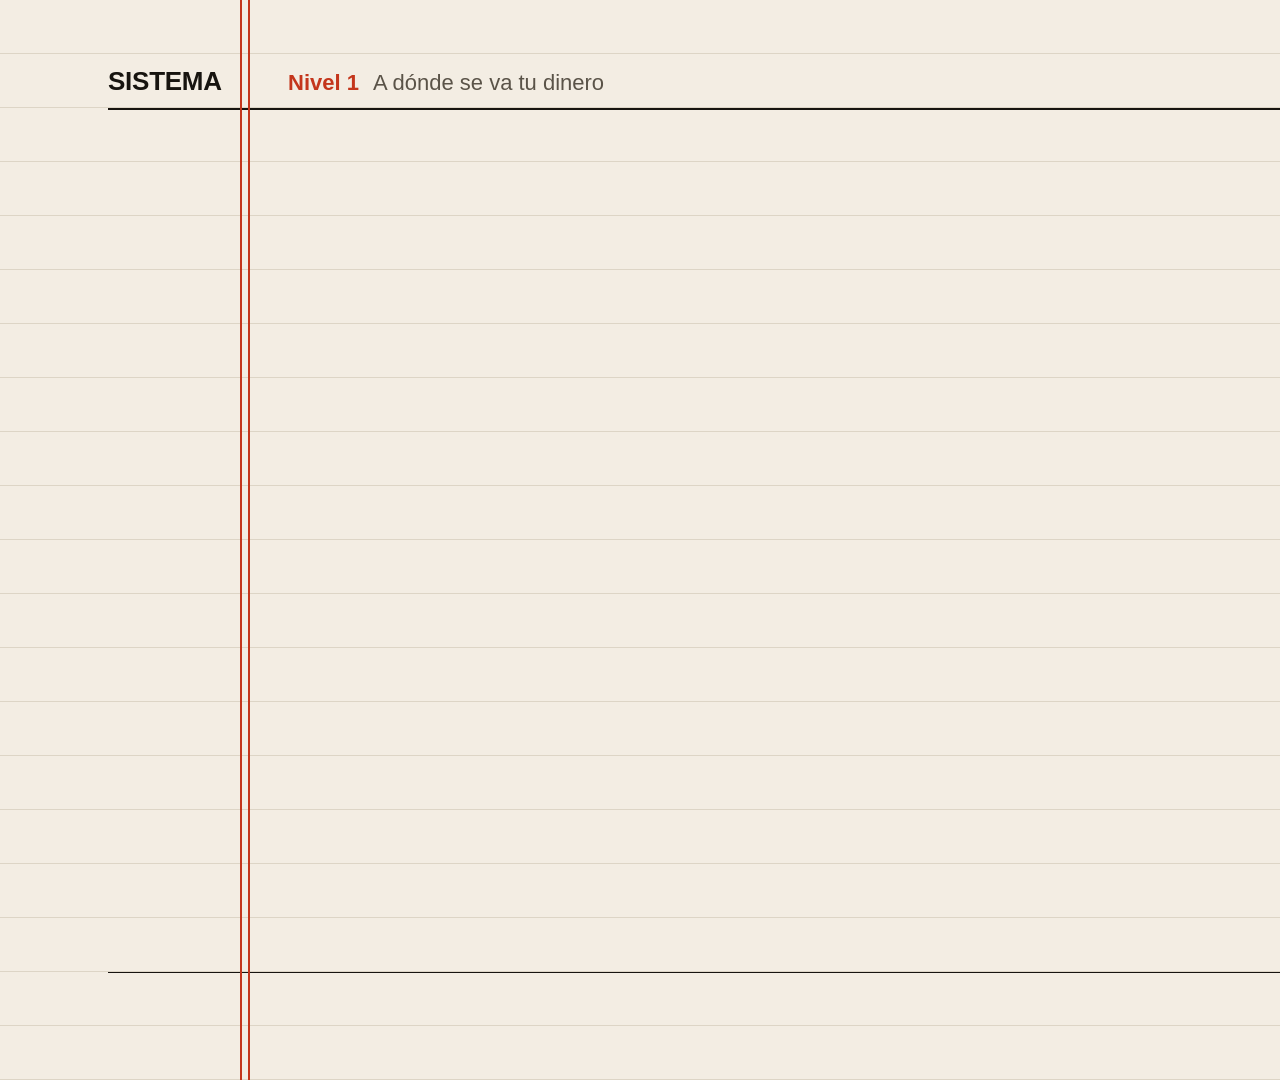
<file: episodios/ep01/video/index.html>
<!doctype html>
<html lang="es">
<head>
<meta charset="utf-8">
<title>SISTEMA 1 · A dónde se va tu dinero</title>
<link id="theme" rel="stylesheet" href="theme_ledger.css">
<script>if (new URLSearchParams(location.search).get('theme') === 'dark') document.getElementById('theme').href = 'theme.css';</script>
</head>
<body>
<div id="stage"></div>
<script src="../timing/timing.js"></script>
<script>
  // formato: ?fmt=16x9 (1920x1080) | ?fmt=9x16 (1080x1920)
  (function () {
    const q = new URLSearchParams(location.search), f = q.get('fmt') || '16x9';
    const [w, h] = f === '9x16' ? [1080, 1920] : f === '1x1' ? [1080, 1080] : [1920, 1080];
    document.documentElement.style.setProperty('--W', w + 'px');
    document.documentElement.style.setProperty('--H', h + 'px');
    document.documentElement.dataset.fmt = f;
    if (q.get('debug')) document.documentElement.dataset.debug = '1';
  })();
</script>
<script src="engine.js"></script>
<script src="components.js"></script>
<script src="scenes_1.js"></script>
<script src="scenes_2.js"></script>
<script src="overlays.js"></script>
<script>
  // vista previa en navegador: ?play=1 reproduce con audio; ?t=12.5 congela en un tiempo
  (function () {
    const q = new URLSearchParams(location.search);
    window.__ready.then(() => {
      if (q.get('t')) window.__seek(+q.get('t'));
      if (q.get('play')) {
        const a = new Audio(q.get('audio') || '../audio/ep01_master.m4a');
        const t0 = +(q.get('from') || 0); a.currentTime = t0; a.play();
        const loop = () => { window.__seek(a.currentTime); requestAnimationFrame(loop); }; loop();
      }
    });
  })();
</script>
</body>
</html>
</file>
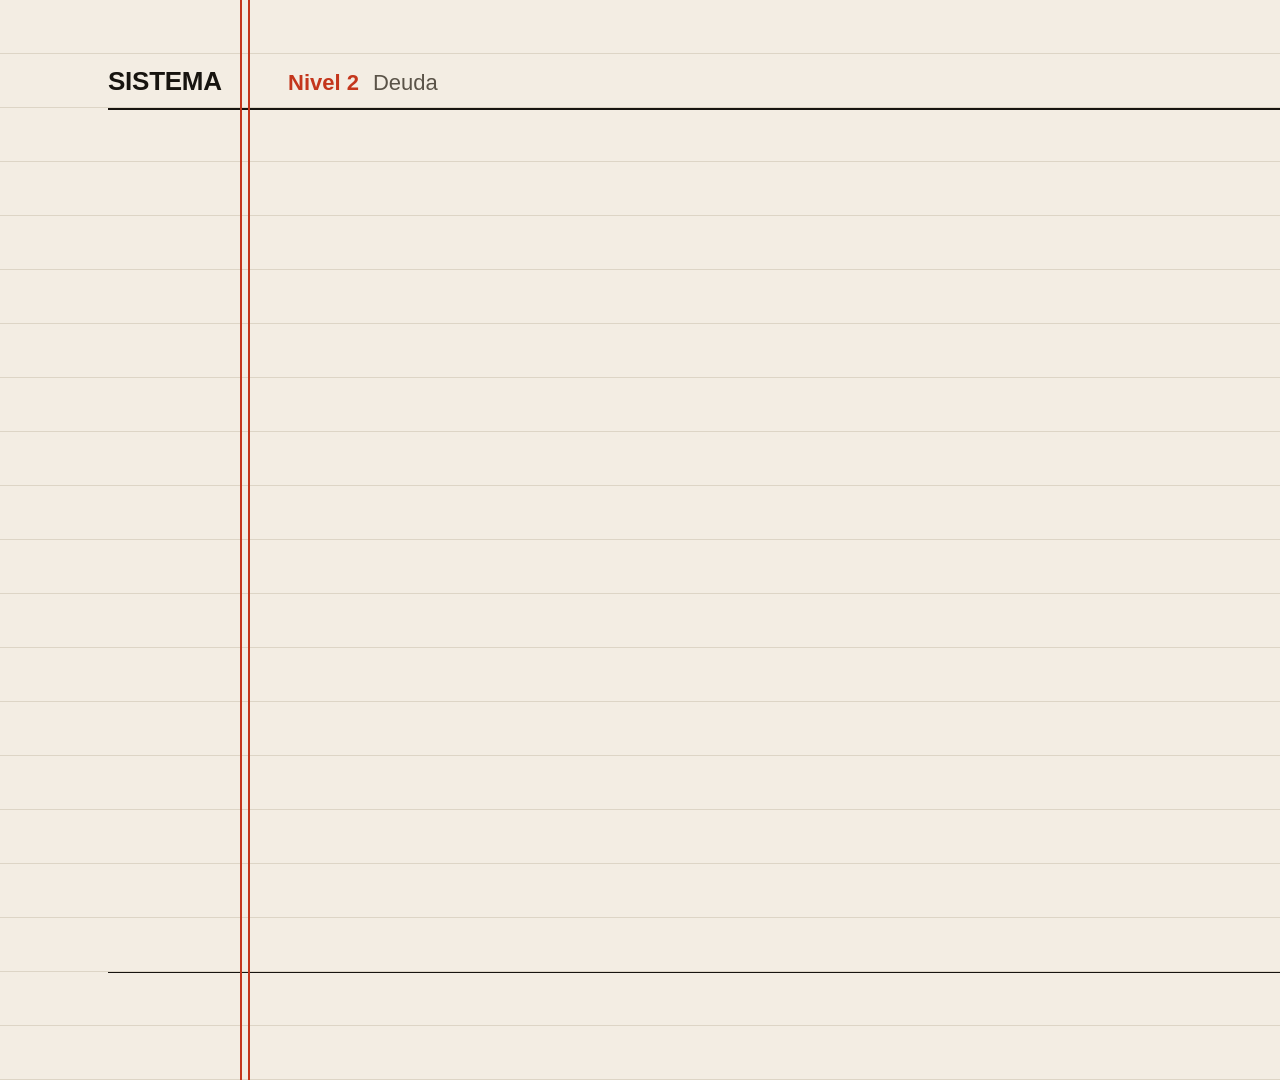
<file: episodios/ep02/video/index.html>
<!doctype html>
<html lang="es">
<head>
<meta charset="utf-8">
<title>SISTEMA 2 · Deuda</title>
<link id="theme" rel="stylesheet" href="theme_ledger.css">
<link rel="stylesheet" href="scenes_g1.css">
<link rel="stylesheet" href="scenes_g2.css">
<link rel="stylesheet" href="scenes_g3.css">
<link rel="stylesheet" href="scenes_g4.css">
<link rel="stylesheet" href="scenes_g5.css">

<script>if (new URLSearchParams(location.search).get('theme') === 'dark') document.getElementById('theme').href = 'theme.css';</script>
</head>
<body>
<div id="stage"></div>
<script src="../timing/timing.js"></script>
<script>
  // formato: ?fmt=16x9 (1920x1080) | ?fmt=9x16 (1080x1920)
  (function () {
    const q = new URLSearchParams(location.search), f = q.get('fmt') || '16x9';
    const [w, h] = f === '9x16' ? [1080, 1920] : f === '1x1' ? [1080, 1080] : [1920, 1080];
    document.documentElement.style.setProperty('--W', w + 'px');
    document.documentElement.style.setProperty('--H', h + 'px');
    document.documentElement.dataset.fmt = f;
    if (q.get('debug')) document.documentElement.dataset.debug = '1';
  })();
</script>
<script src="engine.js"></script>
<script src="components.js"></script>
<script src="scenes_g1.js"></script>
<script src="scenes_g2.js"></script>
<script src="scenes_g3.js"></script>
<script src="scenes_g4.js"></script>
<script src="scenes_g5.js"></script>
<script src="overlays.js"></script>
<script>
  // vista previa en navegador: ?play=1 reproduce con audio; ?t=12.5 congela en un tiempo
  (function () {
    const q = new URLSearchParams(location.search);
    window.__ready.then(() => {
      if (q.get('t')) window.__seek(+q.get('t'));
      if (q.get('play')) {
        const a = new Audio(q.get('audio') || '../audio/ep02_master.m4a');
        const t0 = +(q.get('from') || 0); a.currentTime = t0; a.play();
        const loop = () => { window.__seek(a.currentTime); requestAnimationFrame(loop); }; loop();
      }
    });
  })();
</script>
</body>
</html>
</file>
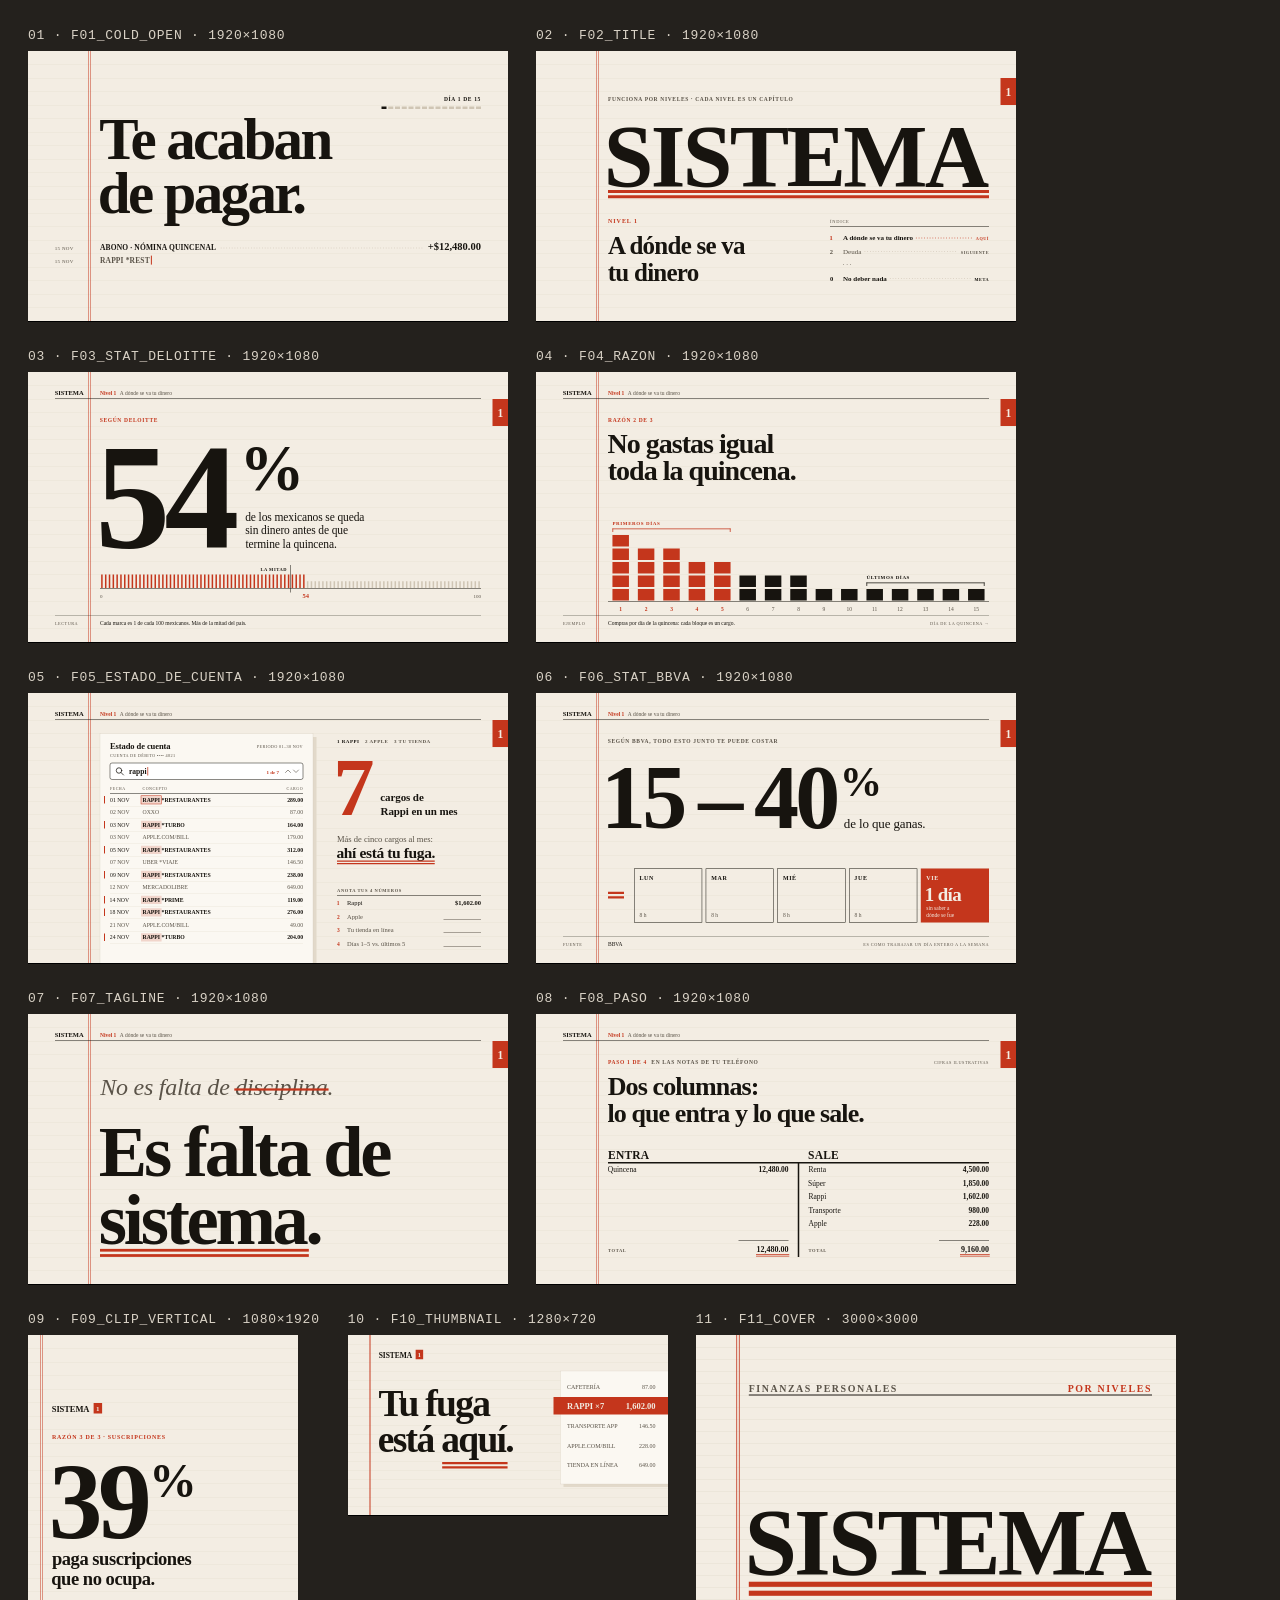
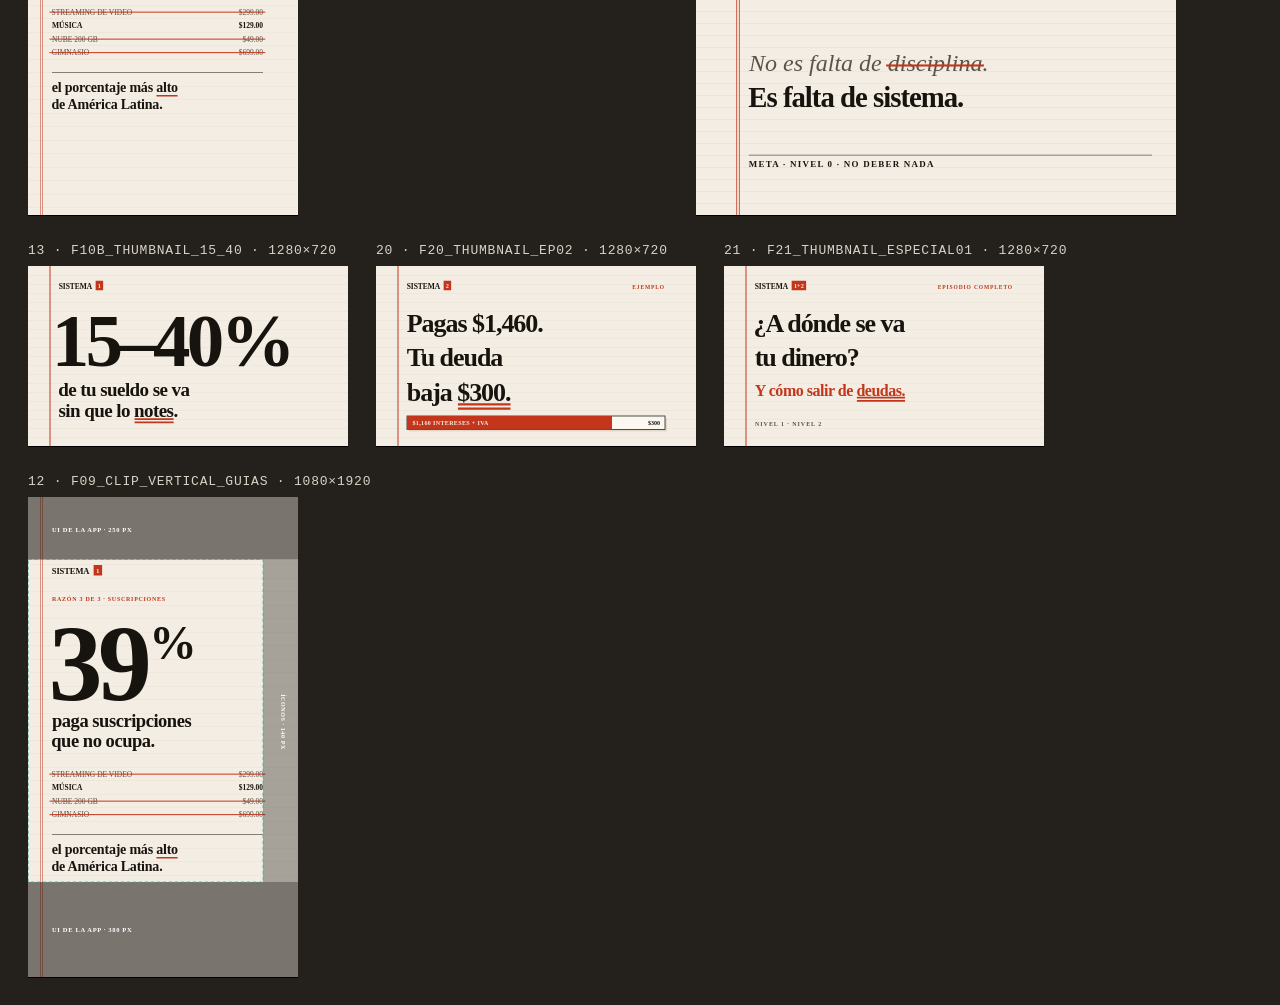
<file: marca/direccion_A_libro_mayor/frames.html>
<!doctype html>
<html lang="es-MX">
<head>
<meta charset="utf-8">
<meta name="viewport" content="width=device-width, initial-scale=1">
<title>SISTEMA · Libro mayor</title>
<!--
  SISTEMA — Dirección A: "Libro mayor editorial"
  Un solo archivo, 100% offline. Todo es texto real + formas SVG.
  ?frame=N     -> una composición a tamaño nativo (para render.js)
  ?frame=N&debug=1 -> superpone cajas de tinta y retícula
  sin parámetros -> hoja de contactos con todas las composiciones
-->
<style>
  :root{
    --papel:#F3EDE3; --hoja:#FBF8F2; --sombra:#E2D9CA;
    --tinta:#17140F; --tinta-2:#5A5348;
    --regla:#DDD5C6; --regla-2:#CFC5B4;
    --bermellon:#C4361C; --resalte:#F1D5CB;
  }
  html,body{margin:0;padding:0}
  body{background:#24211d;color:#d9d2c6;font:500 13px 'JetBrains Mono',monospace}
  body.single{background:var(--papel)}
  body.single svg{display:block}
  .sheet{display:flex;flex-wrap:wrap;gap:28px;padding:28px;align-items:flex-start}
  .card p{margin:0 0 8px;letter-spacing:.06em;text-transform:uppercase}
  .card svg{display:block;height:auto;box-shadow:0 1px 0 #000}
</style>
</head>
<body>
<script>
/* =========================================================================
   TOKENS
   ========================================================================= */
const C = {
  papel:'#F3EDE3',   // fondo: papel de libro mayor
  hoja:'#FBF8F2',    // hoja suelta (documentos encima del papel)
  sombra:'#E2D9CA',  // sombra plana de la hoja
  tinta:'#17140F',   // texto principal, reglas de tinta
  tinta2:'#5A5348',  // texto secundario (6.5:1 sobre papel)
  regla:'#DDD5C6',   // renglones impresos del libro
  regla2:'#CFC5B4',  // columnas impresas / marcas inactivas
  verm:'#C4361C',    // bermellón: el lápiz del auditor (4.6:1 sobre papel)
  resalte:'#F1D5CB'  // resaltado de búsqueda (bermellón 18% sobre hoja)
};
const FAM = { d:'Inter Display', t:'Inter', m:'JetBrains Mono', s:'Bitstream Charter' };
const NS = 'http://www.w3.org/2000/svg';

/* =========================================================================
   PRIMITIVAS DE MARCADO
   ========================================================================= */
const esc = s => String(s).replace(/&/g,'&amp;').replace(/</g,'&lt;').replace(/>/g,'&gt;');
const attr = o => Object.entries(o).filter(([,v])=>v!==undefined&&v!==null&&v!=='').map(([k,v])=>`${k}="${v}"`).join(' ');

/* T(): <text> con estilo tipográfico y atributos de maquetación
   ink:'l'|'r'  alinea el borde de TINTA (no la caja) a x
   fit:W        ajusta el cuerpo para que la tinta mida W
   after:id     x = borde derecho de tinta de id + gap
   alignx:id    x = borde izquierdo de tinta de id
   top:id       alinea la parte superior de tinta con la de id
   anim         primitiva de movimiento para el motor (ver spec.md) */
function T(str, o={}){
  const {x=0,y=0,f='d',w=400,s=40,ls=0,fill=C.tinta,a='start',id,ink,fit,after,gap,alignx,top,op,it=false,feat,raw=false,anim,t0,cls} = o;
  const style = `font-family:'${FAM[f]}';font-weight:${w};font-size:${s}px;letter-spacing:${ls}em;${it?'font-style:italic;':''}${feat?`font-feature-settings:${feat};`:''}`;
  return `<text ${attr({id,class:cls,x,y,'text-anchor':a,fill,opacity:op,'data-ink':ink,'data-fit':fit,'data-after':after,'data-gap':gap,'data-alignx':alignx,'data-top':top,'data-anim':anim,'data-t':t0})} style="${style}">${raw?str:esc(str)}</text>`;
}
const R = (x,y,w,h,fill,extra='') => `<rect x="${x}" y="${y}" width="${w}" height="${h}" fill="${fill}" ${extra}/>`;
/* Marcas que dependen de la tinta medida: se rellenan en layout() */
const M = (kind, o) => `<g ${attr(Object.fromEntries(Object.entries({mark:kind,...o}).map(([k,v])=>['data-'+k,v])))}></g>`;

/* Papel: renglones impresos + doble raya de margen */
function paper(W,H,u,{marginX=240,mGap=8,mW=2,lineW=1,col=null}={}){
  let s = R(0,0,W,H,C.papel,'data-layer="papel"');
  s += `<g data-layer="renglones" stroke="${C.regla}" stroke-width="${lineW}" shape-rendering="crispEdges">`;
  for(let y=u; y<H; y+=u) s += `<line x1="0" x2="${W}" y1="${y+lineW/2}" y2="${y+lineW/2}"/>`;
  s += `</g>`;
  if(col!==null){ s += `<g data-layer="columnas" fill="${C.regla2}">${[].concat(col).map(x=>R(x,0,lineW,H,C.regla2)).join('')}</g>`; }
  if(marginX!==null) s += `<g data-layer="margen" fill="${C.verm}" data-anim="regla">${R(marginX,0,mW,H,C.verm)}${R(marginX+mGap,0,mW,H,C.verm)}</g>`;
  return s;
}

/* ---- Constantes 16:9 ---- */
const U = 54, ML = 108, CL = 288, CR = 1812;

/* Cabeza corrida (running head) */
function head16(){
  return `<g data-layer="cabeza" data-anim="tinta">
    ${T('SISTEMA',{x:ML,y:90,f:'d',w:800,s:26,ls:-0.01,ink:'l',id:'rh'})}
    ${T(`<tspan fill="${C.verm}" style="font-weight:600">Nivel 1</tspan><tspan dx="14">A dónde se va tu dinero</tspan>`,{x:CL,y:90,f:'t',w:500,s:22,fill:C.tinta2,raw:true})}
    ${R(ML,106,CR-ML,2,C.tinta)}
  </g>`;
}
/* Pestaña de índice = nivel (baja un escalón por nivel) */
function tab16(n=1){
  const y = 108 + (n-1)*108;
  return `<g data-layer="pestana" data-anim="pestana">${R(1858,y,62,108,C.verm)}${T(String(n),{x:1889,y:y+70,f:'d',w:700,s:46,a:'middle',fill:C.papel})}</g>`;
}
/* Pie: etiqueta en la columna de margen + valor en la columna de contenido */
function foot16(label,value,right){
  return `<g data-layer="pie">
    ${R(ML,972,CR-ML,1,C.tinta)}
    ${label?T(label,{x:ML,y:1011,f:'m',w:500,s:17,ls:0.12,fill:C.tinta2,ink:'l'}):''}
    ${value?T(value,{x:CL,y:1011,f:'t',w:500,s:22,fill:C.tinta,ink:'l'}):''}
    ${right?T(right,{x:CR,y:1011,f:'m',w:500,s:17,ls:0.12,fill:C.tinta2,a:'end'}):''}
  </g>`;
}
const kicker = (str,{x=CL,y=200,fill=C.tinta2,s=22,w=600}={}) => T(str,{x,y,f:'m',w,s,ls:0.12,fill,ink:'l',anim:'tinta'});

/* =========================================================================
   F01 · COLD OPEN — "Te acaban de pagar."
   ========================================================================= */
function f01(){
  const W=1920,H=1080; let s = paper(W,H,U);
  // Contador de quincena (arriba derecha)
  s += T('DÍA 1 DE 15',{x:CR,y:200,f:'m',w:600,s:22,ls:0.12,a:'end',fill:C.tinta,anim:'tipo'});
  const tw=20,tg=7, x0 = CR-(15*tw+14*tg);
  s += `<g data-anim="conteo">`; for(let i=0;i<15;i++) s += R(x0+i*(tw+tg),222,tw,10,i===0?C.tinta:C.regla2); s += `</g>`;
  // Titular
  s += T('Te acaban',{x:CL,y:432,f:'d',w:700,s:236,ls:-0.045,ink:'l',id:'h1',anim:'tinta',t0:0.0});
  s += T('de pagar.',{x:CL,y:648,f:'d',w:700,s:236,ls:-0.045,ink:'l',id:'h2',anim:'tinta',t0:0.12});
  // Asiento: abono de nómina (renglón 14)
  s += T('15 NOV',{x:ML,y:794,f:'m',w:500,s:20,ls:0.06,fill:C.tinta2,ink:'l',anim:'tipo'});
  s += T('ABONO · NÓMINA QUINCENAL',{x:CL,y:794,f:'m',w:600,s:30,ls:0.02,ink:'l',anim:'tipo',id:'c14'});
  s += T('+$12,480.00',{x:CR,y:796,f:'m',w:700,s:42,ls:0,a:'end',anim:'conteo',id:'a14'});
  s += M('leader',{from:'c14',to:'a14',gap:22,stroke:C.regla2,lift:6});
  // Siguiente renglón: se empieza a escribir solo
  s += T('15 NOV',{x:ML,y:848,f:'m',w:500,s:20,ls:0.06,fill:C.tinta2,ink:'l'});
  s += T('RAPPI *REST',{x:CL,y:848,f:'m',w:600,s:30,ls:0.02,fill:C.tinta2,ink:'l',id:'typing'});
  s += M('caret',{for:'typing',gap:5,w:4,h:36,fill:C.verm});
  return s;
}

/* =========================================================================
   F02 · TÍTULO — SISTEMA · Nivel 1 · A dónde se va tu dinero
   ========================================================================= */
function f02(){
  const W=1920,H=1080; let s = paper(W,H,U) + tab16(1);
  s += kicker('FUNCIONA POR NIVELES · CADA NIVEL ES UN CAPÍTULO');
  s += T('SISTEMA',{x:CL,y:540,f:'d',w:800,s:400,ls:-0.03,ink:'l',fit:CR-CL,id:'wm',anim:'tinta'});
  s += M('dbl',{for:'wm',t:12,gap:9,off:16,fill:C.verm,anim:'cuadrar'});
  // Izquierda: nivel + título del capítulo
  s += T('NIVEL 1',{x:CL,y:686,f:'m',w:700,s:24,ls:0.16,fill:C.verm,ink:'l'});
  s += T('A dónde se va',{x:CL,y:810,f:'d',w:600,s:100,ls:-0.03,ink:'l',anim:'tinta'});
  s += T('tu dinero',{x:CL,y:918,f:'d',w:600,s:100,ls:-0.03,ink:'l',anim:'tinta'});
  // Derecha: índice de niveles
  const IX = 1176;
  s += T('ÍNDICE',{x:IX,y:686,f:'m',w:500,s:18,ls:0.16,fill:C.tinta2,ink:'l'});
  s += R(IX,701,CR-IX,2,C.tinta);
  const rows = [
    {n:'1',t:'A dónde se va tu dinero',r:'AQUÍ',y:756,c:C.tinta,nc:C.verm,rc:C.verm,w:600},
    {n:'2',t:'Deuda',r:'SIGUIENTE',y:810,c:C.tinta2,nc:C.tinta2,rc:C.tinta2,w:500},
    {n:'',t:'· · ·',r:'',y:864,c:C.tinta2,nc:C.tinta2,rc:C.tinta2,w:500},
    {n:'0',t:'No deber nada',r:'META',y:918,c:C.tinta,nc:C.tinta,rc:C.tinta,w:600},
  ];
  rows.forEach((r,i)=>{
    if(r.n) s += T(r.n,{x:IX,y:r.y,f:'m',w:700,s:26,fill:r.nc,ink:'l'});
    s += T(r.t,{x:IX+52,y:r.y,f:'t',w:r.w,s:28,fill:r.c,ink:'l',id:`ix${i}t`});
    if(r.r){ s += T(r.r,{x:CR,y:r.y,f:'m',w:600,s:17,ls:0.12,fill:r.rc,a:'end',id:`ix${i}r`});
             s += M('leader',{from:`ix${i}t`,to:`ix${i}r`,gap:14,lift:8,stroke:r.n==='1'?C.verm:C.regla2}); }
  });
  return s;
}

/* =========================================================================
   F03 · DATO DELOITTE — 54%
   ========================================================================= */
function f03(){
  const W=1920,H=1080; let s = paper(W,H,U) + head16() + tab16(1);
  s += kicker('SEGÚN DELOITTE',{fill:C.verm});
  s += T('54',{x:CL,y:702,f:'d',w:700,s:600,ls:-0.04,ink:'l',id:'n',anim:'conteo'});
  s += T('%',{y:0,f:'d',w:600,s:260,after:'n',gap:34,top:'n',id:'pct'});
  ['de los mexicanos se queda','sin dinero antes de que','termine la quincena.'].forEach((l,i)=>{
    s += T(l,{y:594+i*54,f:'d',w:500,s:46,ls:-0.01,alignx:'pct',id:`dl${i}`,anim:'tinta'});
  });
  // Regla de 100 marcas: 1 marca = 1 de cada 100
  const pitch = (CR-CL)/100, tw = 6;
  s += `<g data-anim="conteo">`;
  for(let i=0;i<100;i++){
    const x = CL + i*pitch + (pitch-tw)/2, on = i<54;
    s += R(x.toFixed(2), on?810:837, tw, on?54:27, on?C.verm:C.regla2);
  }
  s += `</g>`;
  s += R(CL,864,CR-CL,2,C.tinta);
  const xm = CL+50*pitch; // la mitad
  s += R(xm-1,772,2,110,C.tinta);
  s += T('LA MITAD',{x:xm-14,y:794,f:'m',w:600,s:18,ls:0.12,a:'end',fill:C.tinta});
  s += T('0',{x:CL,y:902,f:'m',w:500,s:20,fill:C.tinta2,ink:'l'});
  s += T('100',{x:CR,y:902,f:'m',w:500,s:20,fill:C.tinta2,a:'end'});
  s += T('54',{x:CL+54*pitch,y:904,f:'m',w:700,s:26,fill:C.verm,a:'middle'});
  s += foot16('LECTURA','Cada marca es 1 de cada 100 mexicanos. Más de la mitad del país.');
  return s;
}

/* =========================================================================
   F04 · RAZÓN 2 — No gastas igual toda la quincena
   ========================================================================= */
function f04(){
  const W=1920,H=1080; let s = paper(W,H,U) + head16() + tab16(1);
  s += kicker('RAZÓN 2 DE 3',{fill:C.verm});
  s += T('No gastas igual',{x:CL,y:324,f:'d',w:700,s:112,ls:-0.035,ink:'l',anim:'tinta'});
  s += T('toda la quincena.',{x:CL,y:432,f:'d',w:700,s:112,ls:-0.035,ink:'l',anim:'tinta'});
  const n = [5,4,4,3,3,2,2,2,1,1,1,1,1,1,1];
  const colW = (CR-CL)/15, bw = 66, base = 918;
  s += `<g data-anim="asiento">`;
  n.forEach((k,d)=>{
    const x = CL + d*colW + (colW-bw)/2;
    for(let j=0;j<k;j++) s += R(x.toFixed(1), base-(j+1)*U+4, bw, U-8, d<5?C.verm:C.tinta);
    s += T(String(d+1),{x:(x+bw/2).toFixed(1),y:956,f:'m',w:d<5?700:500,s:22,a:'middle',fill:d<5?C.verm:C.tinta2});
  });
  s += `</g>`;
  s += R(CL,base,CR-CL,2,C.tinta);
  // Corchetes de grupo
  const g = (d0,d1,label,col) => {
    const x1 = CL + d0*colW + (colW-bw)/2, x2 = CL + d1*colW + (colW-bw)/2 + bw;
    const top = base - Math.max(...n.slice(d0,d1+1))*U + 4, by = top - 26;
    return R(x1,by,x2-x1,3,col) + R(x1,by,3,14,col) + R(x2-3,by,3,14,col) +
           T(label,{x:x1,y:by-14,f:'m',w:700,s:20,ls:0.12,fill:col,ink:'l'});
  };
  s += g(0,4,'PRIMEROS DÍAS',C.verm) + g(10,14,'ÚLTIMOS DÍAS',C.tinta);
  s += foot16('EJEMPLO','Compras por día de la quincena: cada bloque es un cargo.', 'DÍA DE LA QUINCENA →');
  return s;
}

/* =========================================================================
   F05 · ESTADO DE CUENTA — búsqueda "rappi"
   ========================================================================= */
function f05(){
  const W=1920,H=1080; let s = paper(W,H,U) + head16() + tab16(1);
  // Hoja del estado de cuenta (sangra por abajo)
  const X=CL, Y=162, SW=852, P=40;
  s += R(X+14,Y+14,SW,H,C.sombra) + R(X,Y,SW,H,C.hoja,`stroke="${C.regla2}" stroke-width="1"`);
  s += T('Estado de cuenta',{x:X+P,y:Y+60,f:'d',w:700,s:34,ls:-0.01,ink:'l'});
  s += T('PERIODO 01–30 NOV',{x:X+SW-P,y:Y+58,f:'m',w:500,s:17,ls:0.08,a:'end',fill:C.tinta2});
  s += T('CUENTA DE DÉBITO •••• 4821',{x:X+P,y:Y+92,f:'m',w:500,s:17,ls:0.08,fill:C.tinta2,ink:'l'});
  // Campo de búsqueda (activo)
  const sy = Y+118;
  s += `<rect x="${X+P}" y="${sy}" width="${SW-2*P}" height="66" rx="8" fill="#FFFFFF" stroke="${C.tinta}" stroke-width="2"/>`;
  s += `<g fill="none" stroke="${C.tinta}" stroke-width="3" stroke-linecap="round"><circle cx="${X+P+36}" cy="${sy+30}" r="11"/><line x1="${X+P+44}" y1="${sy+38}" x2="${X+P+54}" y2="${sy+48}"/></g>`;
  s += T('rappi',{x:X+P+76,y:sy+44,f:'m',w:600,s:30,id:'q',ink:'l',anim:'tipo'});
  s += M('caret',{for:'q',gap:4,w:3,h:34,fill:C.verm});
  s += T('1 de 7',{x:X+SW-P-96,y:sy+42,f:'m',w:600,s:20,a:'end',fill:C.verm});
  s += `<g fill="none" stroke="${C.tinta2}" stroke-width="2.5" stroke-linecap="round" stroke-linejoin="round"><polyline points="${X+SW-P-70},${sy+38} ${X+SW-P-60},${sy+28} ${X+SW-P-50},${sy+38}"/><polyline points="${X+SW-P-38},${sy+28} ${X+SW-P-28},${sy+38} ${X+SW-P-18},${sy+28}"/></g>`;
  // Tabla de movimientos
  const ty = Y+226;
  s += T('FECHA',{x:X+P,y:ty,f:'m',w:500,s:16,ls:0.12,fill:C.tinta2,ink:'l'});
  s += T('CONCEPTO',{x:X+P+130,y:ty,f:'m',w:500,s:16,ls:0.12,fill:C.tinta2});
  s += T('CARGO',{x:X+SW-P,y:ty,f:'m',w:500,s:16,ls:0.12,fill:C.tinta2,a:'end'});
  s += R(X+P,ty+12,SW-2*P,2,C.tinta);
  const mov = [
    ['01 NOV','RAPPI *RESTAURANTES','289.00',1],
    ['02 NOV','OXXO','87.00',0],
    ['03 NOV','RAPPI *TURBO','164.00',1],
    ['03 NOV','APPLE.COM/BILL','179.00',0],
    ['05 NOV','RAPPI *RESTAURANTES','312.00',1],
    ['07 NOV','UBER *VIAJE','146.50',0],
    ['09 NOV','RAPPI *RESTAURANTES','238.00',1],
    ['12 NOV','MERCADOLIBRE','649.00',0],
    ['14 NOV','RAPPI *PRIME','119.00',1],
    ['18 NOV','RAPPI *RESTAURANTES','276.00',1],
    ['21 NOV','APPLE.COM/BILL','49.00',0],
    ['24 NOV','RAPPI *TURBO','204.00',1],
  ];
  const rh = 50; let k=0;
  mov.forEach((m,i)=>{
    const top = ty+14+i*rh, by = top+rh-17, hit = m[3]===1;
    if(hit){ s += M('hl',{for:`mv${i}`,word:'RAPPI',pad:6,y1:top+9,y2:top+rh-8,fill:C.resalte,current:k===0?1:0}); s += R(X+16,top+10,4,rh-20,C.verm); k++; }
    s += T(m[0],{x:X+P,y:by,f:'m',w:500,s:23,fill:hit?C.tinta:C.tinta2,ink:'l'});
    s += T(m[1],{x:X+P+130,y:by,f:'m',w:hit?600:500,s:23,fill:hit?C.tinta:C.tinta2,id:`mv${i}`});
    s += T(m[2],{x:X+SW-P,y:by,f:'m',w:hit?600:500,s:23,fill:hit?C.tinta:C.tinta2,a:'end'});
    s += R(X+P,top+rh,SW-2*P,1,C.regla);
  });
  // Columna derecha: el conteo
  const RX = 1236;
  s += T(`<tspan fill="${C.tinta}">1 RAPPI</tspan><tspan dx="22">2 APPLE</tspan><tspan dx="22">3 TU TIENDA</tspan>`,{x:RX,y:200,f:'m',w:600,s:20,ls:0.1,fill:C.tinta2,raw:true});
  s += T('7',{x:RX,y:486,f:'d',w:700,s:330,ls:-0.04,ink:'l',fill:C.verm,id:'siete',anim:'conteo'});
  s += T('cargos de',{y:432,f:'d',w:600,s:44,ls:-0.01,after:'siete',gap:30,id:'c1'});
  s += T('Rappi en un mes',{y:486,f:'d',w:600,s:44,ls:-0.01,alignx:'c1'});
  s += T('Más de cinco cargos al mes:',{x:RX,y:594,f:'d',w:500,s:34,fill:C.tinta2,ink:'l'});
  s += T('ahí está tu fuga.',{x:RX,y:658,f:'d',w:800,s:62,ls:-0.025,ink:'l',id:'fuga'});
  s += M('dbl',{for:'fuga',t:5,gap:5,off:12,fill:C.verm,anim:'cuadrar'});
  // Libreta: anota tus 4 números
  s += T('ANOTA TUS 4 NÚMEROS',{x:RX,y:794,f:'m',w:600,s:18,ls:0.14,fill:C.tinta2,ink:'l'});
  s += R(RX,809,CR-RX,2,C.tinta);
  const nums = [['1','Rappi','$1,602.00'],['2','Apple',''],['3','Tu tienda en línea',''],['4','Días 1–5 vs. últimos 5','']];
  nums.forEach((r,i)=>{
    const y = 848+i*54;
    s += T(r[0],{x:RX,y,f:'m',w:700,s:22,fill:C.verm,ink:'l'});
    s += T(r[1],{x:RX+40,y,f:'t',w:500,s:26,fill:r[2]?C.tinta:C.tinta2,ink:'l'});
    if(r[2]) s += T(r[2],{x:CR,y,f:'m',w:700,s:26,a:'end'});
    else s += R(CR-150,y+2,150,2,C.tinta2);
  });
  return s;
}

/* =========================================================================
   F06 · DATO BBVA — 15–40% = 1 día de trabajo a la semana
   ========================================================================= */
function f06(){
  const W=1920,H=1080; let s = paper(W,H,U) + head16() + tab16(1);
  s += kicker('SEGÚN BBVA, TODO ESTO JUNTO TE PUEDE COSTAR',{fill:C.tinta2});
  s += T('15\u2009–\u200940',{x:CL,y:540,f:'d',w:700,s:360,ls:-0.04,ink:'l',id:'rng',feat:"'case' 1",anim:'conteo'});
  s += T('%',{y:0,f:'d',w:600,s:170,after:'rng',gap:26,top:'rng',id:'pct'});
  s += T('de lo que ganas.',{y:540,f:'d',w:500,s:52,ls:-0.01,alignx:'pct',id:'dlq'});
  // "=" : la doble raya funciona como operador de igualdad
  s += `<g data-anim="cuadrar">${R(CL,795,64,9,C.verm)}${R(CL,813,64,9,C.verm)}</g>`;
  // Semana laboral: 5 celdas, el viernes se va
  const SX0 = CL+104, days = ['LUN','MAR','MIÉ','JUE','VIE'], gp=14, cw=(CR-SX0-4*gp)/5, cy=702, ch=216;
  days.forEach((d,i)=>{
    const x = SX0 + i*(cw+gp), last = i===4;
    if(last){ s += R(x,cy,cw,ch,C.verm); }
    else { s += `<rect x="${x+1}" y="${cy+1}" width="${cw-2}" height="${ch-2}" fill="none" stroke="${C.tinta}" stroke-width="2"/>`; }
    s += T(d,{x:x+22,y:cy+44,f:'m',w:700,s:24,ls:0.1,fill:last?C.papel:C.tinta,ink:'l'});
    if(!last) s += T('8 h',{x:x+22,y:cy+ch-24,f:'m',w:500,s:22,fill:C.tinta2,ink:'l'});
    else {
      s += T('1 día',{x:x+22,y:cy+130,f:'d',w:700,s:76,ls:-0.035,fill:C.papel,ink:'l'});
      s += T('sin saber a',{x:x+22,y:cy+ch-50,f:'t',w:500,s:22,fill:C.papel,ink:'l'});
      s += T('dónde se fue',{x:x+22,y:cy+ch-22,f:'t',w:500,s:22,fill:C.papel,ink:'l'});
    }
  });
  s += foot16('FUENTE','BBVA', 'ES COMO TRABAJAR UN DÍA ENTERO A LA SEMANA');
  return s;
}

/* =========================================================================
   F07 · TAGLINE — No es falta de disciplina. Es falta de sistema.
   ========================================================================= */
function f07(){
  const W=1920,H=1080; let s = paper(W,H,U) + head16() + tab16(1);
  s += T('No es falta de disciplina.',{x:CL,y:324,f:'s',w:400,it:true,s:96,ls:-0.01,fill:C.tinta2,ink:'l',id:'l1',anim:'tinta'});
  s += M('strike',{for:'l1',word:'disciplina',t:9,ext:6,h:'x',fill:C.verm,anim:'tachar'});
  s += T('Es falta de',{x:CL,y:648,f:'d',w:800,s:290,ls:-0.045,ink:'l',anim:'tinta'});
  s += T('sistema.',{x:CL,y:918,f:'d',w:800,s:290,ls:-0.045,ink:'l',id:'l3',anim:'tinta'});
  s += M('dbl',{for:'l3',word:'sistema',t:11,gap:10,off:'auto',pad:0.06,fill:C.verm,anim:'cuadrar'});
  return s;
}

/* =========================================================================
   F08 · PASO 1 — Dos columnas: lo que entra y lo que sale
   ========================================================================= */
function f08(){
  const W=1920,H=1080; let s = paper(W,H,U) + head16() + tab16(1);
  s += T(`<tspan fill="${C.verm}">PASO 1 DE 4</tspan><tspan dx="18" fill="${C.tinta2}">EN LAS NOTAS DE TU TELÉFONO</tspan>`,{x:CL,y:200,f:'m',w:600,s:22,ls:0.12,raw:true});
  s += T('CIFRAS ILUSTRATIVAS',{x:CR,y:200,f:'m',w:500,s:17,ls:0.12,a:'end',fill:C.tinta2});
  s += T('Dos columnas:',{x:CL,y:324,f:'d',w:700,s:104,ls:-0.035,ink:'l'});
  s += T('lo que entra y lo que sale.',{x:CL,y:432,f:'d',w:700,s:104,ls:-0.035,ink:'l'});
  // Cuenta T
  const SX = 1050, TY = 594;
  s += T('ENTRA',{x:CL,y:TY-16,f:'d',w:800,s:46,ls:0.02,ink:'l'});
  s += T('SALE',{x:SX+40,y:TY-16,f:'d',w:800,s:46,ls:0.02,ink:'l'});
  s += R(CL,TY-2,CR-CL,6,C.tinta) + R(SX-3,TY-2,6,972-TY+2,C.tinta);
  s += T('Quincena',{x:CL,y:TY+38,f:'t',w:500,s:30,ink:'l'});
  s += T('12,480.00',{x:SX-40,y:TY+38,f:'m',w:600,s:30,a:'end'});
  const out = [['Renta','4,500.00'],['Súper','1,850.00'],['Rappi','1,602.00'],['Transporte','980.00'],['Apple','228.00']];
  out.forEach((o,i)=>{ const y=TY+38+i*54;
    s += T(o[0],{x:SX+40,y,f:'t',w:500,s:30,ink:'l'});
    s += T(o[1],{x:CR,y,f:'m',w:600,s:30,a:'end'}); });
  // Totales: raya sencilla arriba, doble raya abajo (la firma, a escala de tabla)
  s += T('TOTAL',{x:CL,y:950,f:'m',w:600,s:18,ls:0.14,fill:C.tinta2,ink:'l'});
  s += T('12,480.00',{x:SX-40,y:950,f:'m',w:700,s:32,a:'end',id:'te'});
  s += T('TOTAL',{x:SX+40,y:950,f:'m',w:600,s:18,ls:0.14,fill:C.tinta2,ink:'l'});
  s += T('9,160.00',{x:CR,y:950,f:'m',w:700,s:32,a:'end',id:'ts'});
  s += R(SX-240,906,200,2,C.tinta) + R(CR-200,906,200,2,C.tinta);
  s += M('dbl',{for:'te',t:3,gap:4,off:10,ext:4,fill:C.verm,anim:'cuadrar'});
  s += M('dbl',{for:'ts',t:3,gap:4,off:10,ext:4,fill:C.verm,anim:'cuadrar'});
  return s;
}

/* =========================================================================
   F09 · CLIP VERTICAL 1080×1920 — Razón 3 · 39%
   Zonas seguras: 250 arriba, 380 abajo, 140 a la derecha
   ========================================================================= */
const V = {W:1080,H:1920,L:96,R:940,top:250,bot:1540};
function f09(guides=false){
  const {W,H,L,R:RR} = V; let s = paper(W,H,U,{marginX:48,mGap:8});
  // Lockup
  s += T('SISTEMA',{x:L,y:308,f:'d',w:800,s:34,ls:-0.01,ink:'l',id:'vwm'});
  s += M('tag',{for:'vwm',gap:16,text:'1',w:34,h:42,fill:C.verm});
  s += kicker('RAZÓN 3 DE 3 · SUSCRIPCIONES',{x:L,y:416,fill:C.verm,s:24});
  s += T('39',{x:L,y:810,f:'d',w:700,s:430,ls:-0.04,ink:'l',id:'n',anim:'conteo'});
  s += T('%',{y:0,f:'d',w:600,s:190,after:'n',gap:22,top:'n'});
  s += T('paga suscripciones',{x:L,y:918,f:'d',w:600,s:74,ls:-0.025,ink:'l'});
  s += T('que no ocupa.',{x:L,y:999,f:'d',w:600,s:74,ls:-0.025,ink:'l'});
  // Renglones: las que no usas se tachan
  const subs = [['STREAMING DE VIDEO','$299.00',1],['MÚSICA','$129.00',0],['NUBE 200 GB','$49.00',1],['GIMNASIO','$699.00',1]];
  subs.forEach((r,i)=>{ const y = 1118+i*54;
    s += T(r[0],{x:L,y,f:'m',w:r[2]?500:600,s:30,fill:r[2]?C.tinta2:C.tinta,ink:'l',id:`sb${i}`});
    s += T(r[1],{x:RR,y,f:'m',w:r[2]?500:600,s:30,a:'end',fill:r[2]?C.tinta2:C.tinta,id:`sa${i}`});
    if(r[2]) s += M('strike',{for:`sb${i}`,to:`sa${i}`,t:4,ext:10,h:'cap',fill:C.verm,anim:'tachar'});
  });
  // Subtítulos (renglón de captions)
  s += `<g data-layer="captions">${R(L,1349,RR-L,2,C.tinta)}`;
  s += T('el porcentaje más alto',{x:L,y:1428,f:'d',w:600,s:56,ls:-0.015,ink:'l',id:'cap1'});
  s += T('de América Latina.',{x:L,y:1496,f:'d',w:600,s:56,ls:-0.015,ink:'l',id:'cap2'});
  s += M('dbl',{for:'cap1',word:'alto',t:6,gap:0,single:1,off:12,fill:C.verm,anim:'karaoke'});
  s += `</g>`;
  if(guides){
    s += `<g opacity="1">
      ${R(0,0,W,V.top,'rgba(23,20,15,0.55)')}${R(0,V.bot,W,H-V.bot,'rgba(23,20,15,0.55)')}${R(V.R,V.top,W-V.R,V.bot-V.top,'rgba(23,20,15,0.35)')}
      <rect x="1" y="${V.top}" width="${V.R-1}" height="${V.bot-V.top}" fill="none" stroke="#2BB3A3" stroke-width="3" stroke-dasharray="14 10"/>
      ${T('UI DE LA APP · 250 PX',{x:L,y:140,f:'m',w:600,s:26,ls:0.1,fill:'#FFFFFF'})}
      ${T('UI DE LA APP · 380 PX',{x:L,y:1740,f:'m',w:600,s:26,ls:0.1,fill:'#FFFFFF'})}
      <text x="1010" y="900" transform="rotate(90 1010 900)" text-anchor="middle" fill="#FFFFFF" style="font-family:'JetBrains Mono';font-weight:600;font-size:24px;letter-spacing:.1em">ÍCONOS · 140 PX</text>
    </g>`;
  }
  return s;
}

/* =========================================================================
   F10 · MINIATURA 1280×720 — "Tu fuga está aquí."
   ========================================================================= */
function f10(){
  const W=1280,H=720,u=36; let s = paper(W,H,u,{marginX:84,mGap:6,mW:2});
  const L=124;
  s += T('SISTEMA',{x:L,y:92,f:'d',w:800,s:30,ls:-0.01,ink:'l',id:'twm'});
  s += M('tag',{for:'twm',gap:14,text:'1',w:30,h:38,fill:C.verm});
  s += T('Tu fuga',{x:L,y:324,f:'d',w:800,s:150,ls:-0.045,ink:'l'});
  s += T('está aquí.',{x:L,y:468,f:'d',w:800,s:150,ls:-0.045,ink:'l',id:'aq'});
  s += M('dbl',{for:'aq',word:'aquí',t:9,gap:8,off:'auto',pad:0.05,fill:C.verm});
  // Fragmento de estado de cuenta (sangra a la derecha)
  const X=850,Y=144,SW=520,rh=54;
  s += R(X+12,Y+12,SW,452,C.sombra) + R(X,Y,SW,452,C.hoja,`stroke="${C.regla2}"`);
  const rows=[['CAFETERÍA','87.00'],['RAPPI ×7','1,602.00'],['TRANSPORTE APP','146.50'],['APPLE.COM/BILL','228.00'],['TIENDA EN LÍNEA','649.00']];
  rows.forEach((r,i)=>{
    const top=Y+34+i*(rh+24), by=top+38, hot=i===1;
    if(hot){ s += R(X-28,top-8,SW+28,rh+16,C.verm); }
    s += T(r[0],{x:X+26,y:by,f:'m',w:hot?800:500,s:hot?34:24,fill:hot?C.papel:C.tinta2,ink:'l'});
    s += T(r[1],{x:X+SW-140,y:by,f:'m',w:hot?800:500,s:hot?34:24,fill:hot?C.papel:C.tinta2,a:'end'});
  });
  return s;
}


function f10b(){
  const W=1280,H=720,u=36; let s = paper(W,H,u,{marginX:84,mGap:6,mW:2});
  const L=124;
  s += T('SISTEMA',{x:L,y:92,f:'d',w:800,s:30,ls:-0.01,ink:'l',id:'twm2'});
  s += M('tag',{for:'twm2',gap:14,text:'1',w:30,h:38,fill:C.verm});
  s += T('15–40%',{x:L-6,y:400,f:'d',w:800,s:300,ls:-0.05,ink:'l',id:'big2'});
  s += T('de tu sueldo se va',{x:L,y:520,f:'d',w:700,s:76,ls:-0.03,ink:'l'});
  s += T('sin que lo notes.',{x:L,y:604,f:'d',w:700,s:76,ls:-0.03,ink:'l',id:'sq2'});
  s += M('dbl',{for:'sq2',word:'notes',t:7,gap:6,off:'auto',pad:0.05,fill:C.verm});
  return s;
}

/* =========================================================================
   F20 · MINIATURA EP02 1280×720 — "Pagas $1,460. Tu deuda baja $300."
   ========================================================================= */
function f20(){
  const W=1280,H=720,u=36; let s = paper(W,H,u,{marginX:84,mGap:6,mW:2});
  const L=124;
  s += T('SISTEMA',{x:L,y:92,f:'d',w:800,s:30,ls:-0.01,ink:'l',id:'twm20'});
  s += M('tag',{for:'twm20',gap:14,text:'2',w:30,h:38,fill:C.verm});
  s += T('EJEMPLO',{x:1156,y:92,f:'m',w:700,s:22,ls:0.16,fill:C.verm,a:'end'});
  s += T('Pagas $1,460.',{x:L,y:262,f:'d',w:800,s:104,ls:-0.04,ink:'l'});
  s += T('Tu deuda',{x:L,y:400,f:'d',w:800,s:104,ls:-0.04,ink:'l'});
  s += T('baja $300.',{x:L,y:538,f:'d',w:800,s:104,ls:-0.04,ink:'l',id:'b20'});
  s += M('dbl',{for:'b20',word:'$300.',t:9,gap:8,off:'auto',pad:0.03,fill:C.verm});
  // barra del pago: intereses + IVA (rojo) vs lo que baja la deuda
  const X=124,Y=600,BW=1032,BH=54, red=Math.round(BW*1160/1460);
  s += R(X+8,Y+8,BW,BH,C.sombra) + R(X,Y,BW,BH,C.hoja,`stroke="${C.tinta}" stroke-width="3"`) + R(X,Y,red,BH,C.verm);
  s += T('$1,160 INTERESES + IVA',{x:X+22,y:Y+37,f:'m',w:800,s:24,ls:0.06,fill:C.papel,ink:'l'});
  s += T('$300',{x:X+BW-20,y:Y+37,f:'m',w:800,s:24,fill:C.tinta,a:'end'});
  return s;
}

/* =========================================================================
   F21 · MINIATURA EPISODIO COMPLETO SISTEMA 1 Y 2
   ========================================================================= */
function f21(){
  const W=1280,H=720,u=36; let s = paper(W,H,u,{marginX:84,mGap:6,mW:2});
  const L=124;
  s += T('SISTEMA',{x:L,y:92,f:'d',w:800,s:30,ls:-0.01,ink:'l',id:'twm21'});
  s += M('tag',{for:'twm21',gap:14,text:'1+2',w:58,h:38,fill:C.verm});
  s += T('EPISODIO COMPLETO',{x:1156,y:92,f:'m',w:700,s:22,ls:0.16,fill:C.verm,a:'end'});
  s += T('¿A dónde se va',{x:L,y:262,f:'d',w:800,s:104,ls:-0.04,ink:'l'});
  s += T('tu dinero?',{x:L,y:400,f:'d',w:800,s:104,ls:-0.04,ink:'l'});
  s += T('Y cómo salir de deudas.',{x:L,y:520,f:'d',w:700,s:64,ls:-0.03,fill:C.verm,ink:'l',id:'sd21'});
  s += M('dbl',{for:'sd21',word:'deudas.',t:7,gap:6,off:'auto',pad:0.03,fill:C.verm});
  s += T('NIVEL 1 · NIVEL 2',{x:L,y:640,f:'m',w:700,s:24,ls:0.16,fill:C.tinta2,ink:'l'});
  return s;
}

/* =========================================================================
   F11 · PORTADA PODCAST 3000×3000
   ========================================================================= */
function f11(){
  const W=3000,H=3000,u=75; let s = paper(W,H,u,{marginX:252,mGap:16,mW:5,lineW:2});
  const L=150, Rr=2850;
  s += T('FINANZAS PERSONALES',{x:330,y:357,f:'m',w:600,s:62,ls:0.16,fill:C.tinta2,ink:'l'});
  s += T('POR NIVELES',{x:Rr,y:357,f:'m',w:600,s:62,ls:0.16,fill:C.verm,a:'end'});
  s += R(330,372,Rr-330,6,C.tinta);
  s += T('SISTEMA',{x:330,y:1500,f:'d',w:900,s:700,ls:-0.03,ink:'l',fit:Rr-330,id:'cwm'});
  s += M('dbl',{for:'cwm',t:32,gap:24,off:42,fill:C.verm});
  s += T('No es falta de disciplina.',{x:330,y:2100,f:'s',w:400,it:true,s:150,fill:C.tinta2,ink:'l',id:'ct1'});
  s += M('strike',{for:'ct1',word:'disciplina',t:13,ext:14,h:'x',fill:C.verm});
  s += T('Es falta de sistema.',{x:330,y:2325,f:'d',w:800,s:180,ls:-0.035,ink:'l'});
  s += R(330,2624,Rr-330,3,C.tinta);
  s += T('META · NIVEL 0 · NO DEBER NADA',{x:330,y:2700,f:'m',w:600,s:56,ls:0.14,fill:C.tinta,ink:'l'});
  return s;
}

/* =========================================================================
   REGISTRO
   ========================================================================= */
const FRAMES = [
  {id:1, name:'f01_cold_open',       w:1920,h:1080, build:f01},
  {id:2, name:'f02_title',           w:1920,h:1080, build:f02},
  {id:3, name:'f03_stat_deloitte',   w:1920,h:1080, build:f03},
  {id:4, name:'f04_razon',           w:1920,h:1080, build:f04},
  {id:5, name:'f05_estado_de_cuenta',w:1920,h:1080, build:f05},
  {id:6, name:'f06_stat_bbva',       w:1920,h:1080, build:f06},
  {id:7, name:'f07_tagline',         w:1920,h:1080, build:f07},
  {id:8, name:'f08_paso',            w:1920,h:1080, build:f08},
  {id:9, name:'f09_clip_vertical',   w:1080,h:1920, build:()=>f09(false)},
  {id:10,name:'f10_thumbnail',       w:1280,h:720,  build:f10},
  {id:11,name:'f11_cover',           w:3000,h:3000, build:f11},
  {id:13,name:'f10b_thumbnail_15_40', w:1280,h:720,  build:f10b},
  {id:20,name:'f20_thumbnail_ep02',   w:1280,h:720,  build:f20},
  {id:21,name:'f21_thumbnail_especial01', w:1280,h:720,  build:f21},
  {id:12,name:'f09_clip_vertical_guias', w:1080,h:1920, build:()=>f09(true)},
];

/* =========================================================================
   MAQUETACIÓN: medición de tinta (canvas) + marcas dependientes
   ========================================================================= */
const cv = document.createElement('canvas').getContext('2d');
function measure(str, el){
  const cs = getComputedStyle(el);
  cv.font = `${cs.fontStyle} ${cs.fontWeight} ${cs.fontSize} ${cs.fontFamily}`;
  cv.letterSpacing = (parseFloat(cs.letterSpacing)||0)+'px';
  cv.fontKerning = 'normal';
  const m = cv.measureText(str);
  return { l:-m.actualBoundingBoxLeft, r:m.actualBoundingBoxRight, asc:m.actualBoundingBoxAscent, desc:m.actualBoundingBoxDescent, adv:m.width,
           size:parseFloat(cs.fontSize) };
}
function inkBox(el){
  const m = measure(el.textContent, el);
  const x = parseFloat(el.getAttribute('x')), y = parseFloat(el.getAttribute('y'));
  const a = el.getAttribute('text-anchor')||'start';
  const ox = a==='end' ? x-m.adv : a==='middle' ? x-m.adv/2 : x;
  return { x1:ox+m.l, x2:ox+m.r, y1:y-m.asc, y2:y+m.desc, ox, base:y, m };
}
function wordBox(el, word){
  const b = inkBox(el); if(!word) return b;
  const full = el.textContent, i = full.indexOf(word);
  const pre = measure(full.slice(0,i), el), mw = measure(word, el);
  const wx = b.ox + pre.adv;
  return { x1:wx+mw.l, x2:wx+mw.r, y1:b.base-mw.asc, y2:b.base+mw.desc, base:b.base, ox:wx, m:mw };
}
function rect(x,y,w,h,fill,extra=''){ const r=document.createElementNS(NS,'rect'); r.setAttribute('x',x); r.setAttribute('y',y); r.setAttribute('width',Math.max(0,w)); r.setAttribute('height',h); r.setAttribute('fill',fill); if(extra) extra.split(';').forEach(p=>{const [k,v]=p.split('=');if(k)r.setAttribute(k,v)}); return r; }

function layout(svg){
  const byId = id => svg.querySelector('#'+id);
  svg.querySelectorAll('text').forEach(el=>{
    const d = el.dataset;
    if(d.fit){ for(let i=0;i<3;i++){ const m=measure(el.textContent,el); el.style.fontSize = (m.size*parseFloat(d.fit)/(m.r-m.l))+'px'; } }
    if(d.after){ const b=inkBox(byId(d.after)); el.setAttribute('x', b.x2 + parseFloat(d.gap||0)); d.ink = d.ink||'l'; }
    if(d.alignx){ const b=inkBox(byId(d.alignx)); el.setAttribute('x', b.x1); d.ink = d.ink||'l'; }
    if(d.ink){ const m=measure(el.textContent,el); const x=parseFloat(el.getAttribute('x'));
      el.setAttribute('x', d.ink==='r' ? x-m.r : x-m.l); el.setAttribute('text-anchor','start'); }
    if(d.top){ const b=inkBox(byId(d.top)); const m=measure(el.textContent,el); el.setAttribute('y', b.y1 + m.asc); }
  });
  svg.querySelectorAll('[data-mark]').forEach(g=>{
    const d = g.dataset, k = d.mark;
    if(k==='dbl'){
      const b = wordBox(byId(d.for), d.word), t=+d.t, gap=+d.gap, ext=+(d.ext||0);
      const off = d.off==='auto' ? Math.max(0,b.m.desc) + Math.round(b.m.size*(+d.pad||0.07)) : +d.off;
      const y = b.base + off;
      g.appendChild(rect(b.x1-ext, y, b.x2-b.x1+2*ext, t, d.fill));
      if(!d.single) g.appendChild(rect(b.x1-ext, y+t+gap, b.x2-b.x1+2*ext, t, d.fill));
    }
    if(k==='strike'){
      const el = byId(d.for), b = wordBox(el, d.word), t=+d.t, ext=+(d.ext||0);
      const ref = measure(d.h==='cap'?'H':'x', el);
      const y = b.base - ref.asc/2 - t/2;
      const x2 = d.to ? inkBox(byId(d.to)).x2 : b.x2;
      g.appendChild(rect(b.x1-ext, y, x2-b.x1+2*ext, t, d.fill));
    }
    if(k==='hl'){
      const b = wordBox(byId(d.for), d.word), p=+d.pad;
      const r = rect(b.x1-p, +d.y1, b.x2-b.x1+2*p, (+d.y2)-(+d.y1), d.fill);
      g.appendChild(r);
      if(d.current==='1'){ r.setAttribute('stroke', C.verm); r.setAttribute('stroke-width','2'); }
    }
    if(k==='leader'){
      const a = inkBox(byId(d.from)), b = inkBox(byId(d.to)), gp=+d.gap;
      const ln = document.createElementNS(NS,'line');
      Object.entries({x1:a.x2+gp, x2:b.x1-gp, y1:a.base-(+d.lift||5), y2:a.base-(+d.lift||5), stroke:d.stroke, 'stroke-width':3, 'stroke-linecap':'round', 'stroke-dasharray':'0 11'}).forEach(([k,v])=>ln.setAttribute(k,v));
      g.appendChild(ln);
    }
    if(k==='caret'){
      const b = inkBox(byId(d.for));
      g.appendChild(rect(b.x2 + +d.gap, b.base - (+d.h)*0.82, +d.w, +d.h, d.fill));
    }
    if(k==='tag'){
      const b = inkBox(byId(d.for)), w=+d.w, h=+d.h;
      const x = b.x2 + +d.gap, y = b.base - h + Math.round(h*0.14);
      g.appendChild(rect(x, y, w, h, d.fill));
      const t = document.createElementNS(NS,'text');
      t.setAttribute('x', x+w/2); t.setAttribute('y', y+h*0.74); t.setAttribute('text-anchor','middle'); t.setAttribute('fill', C.papel);
      t.setAttribute('style', `font-family:'Inter Display';font-weight:700;font-size:${Math.round(h*0.66)}px`);
      t.textContent = d.text; g.appendChild(t);
    }
  });
}
function debug(svg){
  const g = document.createElementNS(NS,'g');
  svg.querySelectorAll('text').forEach(el=>{ const b=inkBox(el);
    g.appendChild(rect(b.x1,b.y1,b.x2-b.x1,b.y2-b.y1,'none','stroke=#00B3FF;stroke-width=1')); });
  [ML,CL,CR].forEach(x=>g.appendChild(rect(x,0,1,4000,'#00B3FF')));
  svg.appendChild(g);
}

/* =========================================================================
   ARRANQUE
   ========================================================================= */
function makeSVG(f){
  const svg = document.createElementNS(NS,'svg');
  svg.setAttribute('xmlns',NS); svg.setAttribute('width',f.w); svg.setAttribute('height',f.h);
  svg.setAttribute('viewBox',`0 0 ${f.w} ${f.h}`); svg.setAttribute('data-frame',f.name);
  svg.innerHTML = f.build();
  return svg;
}
(async function(){
  const q = new URLSearchParams(location.search), n = parseInt(q.get('frame'));
  const specs = ["400 20px 'Inter'","500 20px 'Inter'","600 20px 'Inter'","400 20px 'Inter Display'","500 20px 'Inter Display'","600 20px 'Inter Display'","700 20px 'Inter Display'","800 20px 'Inter Display'","900 20px 'Inter Display'","500 20px 'JetBrains Mono'","600 20px 'JetBrains Mono'","700 20px 'JetBrains Mono'","800 20px 'JetBrains Mono'","italic 400 20px 'Bitstream Charter'"];
  await Promise.all(specs.map(s=>document.fonts.load(s).catch(()=>{})));
  await document.fonts.ready;
  if(n){
    document.body.className='single';
    const f = FRAMES.find(x=>x.id===n); const svg = makeSVG(f);
    document.body.appendChild(svg); layout(svg); if(q.get('debug')) debug(svg);
  } else {
    const wrap = document.createElement('div'); wrap.className='sheet'; document.body.appendChild(wrap);
    FRAMES.forEach(f=>{
      const card = document.createElement('div'); card.className='card';
      card.innerHTML = `<p>${String(f.id).padStart(2,'0')} · ${f.name} · ${f.w}×${f.h}</p>`;
      const svg = makeSVG(f); const sc = f.w>=3000 ? 0.16 : f.h>f.w ? 0.25 : 0.25;
      svg.style.width = (f.w*sc)+'px'; card.appendChild(svg); wrap.appendChild(card); layout(svg);
    });
  }
  window.__ready = true;
})();
</script>
</body>
</html>
</file>
<file: episodios/ep01/video/theme_ledger.css>
/* SISTEMA · tema "Libro mayor editorial" (dirección A del panel de diseño).
   Papel de libro contable, renglones impresos cada 54 px, doble raya de margen en bermellón,
   tinta casi negra y un solo acento: el lápiz rojo del auditor. */
:root {
  --papel: #F3EDE3; --hoja: #FBF8F2; --sombra: #E2D9CA;
  --tinta: #17140F; --tinta2: #5A5348; --tinta3: #8C8376;
  --regla: #DDD5C6; --regla2: #CFC5B4;
  --verm: #C4361C; --resalte: #F1D5CB;
  /* alias usados por las escenas */
  --bg: var(--papel); --card: var(--hoja); --card2: #F7F2E9; --line: var(--regla); --line2: var(--regla2);
  --ink: var(--tinta); --muted: var(--tinta2); --faint: var(--tinta3);
  --acc: var(--verm); --acc-ink: var(--papel); --leak: var(--verm); --warn: #D9822B;
  --f-display: 'Inter Display', 'Inter', sans-serif; --f-text: 'Inter', sans-serif; --f-mono: 'JetBrains Mono', monospace; --f-serif: 'Bitstream Charter', 'Caladea', serif;
  --U: 54px; --ML: 108px; --CL: 288px; --CR: 1812px; --MX: 240px;
  --r: 3px;
}
[data-fmt="9x16"] { --ML: 64px; --CL: 120px; --CR: 940px; --MX: 64px; }
html, body { margin: 0; padding: 0; background: var(--papel); }
#stage { position: relative; width: var(--W); height: var(--H); overflow: hidden; background: var(--papel); color: var(--tinta); font-family: var(--f-text); -webkit-font-smoothing: antialiased; }
/* renglones impresos */
#stage::before { content: ''; position: absolute; inset: 0; pointer-events: none;
  background-image: repeating-linear-gradient(to bottom, transparent 0, transparent calc(var(--U) - 1px), var(--regla) calc(var(--U) - 1px), var(--regla) var(--U)); }
/* doble raya de margen */
#stage::after { content: ''; position: absolute; top: 0; bottom: 0; left: var(--MX); width: 10px; pointer-events: none;
  background: linear-gradient(90deg, var(--verm) 0 2px, transparent 2px 8px, var(--verm) 8px 10px); }
.scene, .layer { position: absolute; inset: 0; }
.box { position: absolute; box-sizing: border-box; }
.col { display: flex; flex-direction: column; }
.center { align-items: center; text-align: center; }
.center .words { text-align: center; }

/* ---------- tipografía ---------- */
.words { display: block; }
.w-m { display: inline-block; overflow: hidden; vertical-align: top; padding: 0.04em 0.03em 0.14em; margin: -0.04em -0.03em -0.14em; position: relative; }
.w-i { display: inline-block; will-change: transform; position: relative; }
.d1 { font: 700 188px/0.96 var(--f-display); letter-spacing: -0.045em; }
.d1.hero { font-size: 228px; line-height: .92; }
.d2 { font: 700 116px/1.0 var(--f-display); letter-spacing: -0.035em; }
.d3 { font: 500 50px/1.2 var(--f-display); letter-spacing: -0.012em; }
.serif { font-family: var(--f-serif); font-style: italic; font-weight: 400; letter-spacing: -0.01em; }
.muted { color: var(--tinta2); }
.acc { color: var(--verm); }
.leak { color: var(--verm); }
.dim { opacity: .45; }
.kicker { font: 600 22px/1 var(--f-mono); letter-spacing: .12em; text-transform: uppercase; color: var(--tinta2); }
.acc-k { color: var(--verm); }
.big-k { font-size: 26px; }
.num { font-family: var(--f-mono); font-variant-numeric: tabular-nums; letter-spacing: -0.01em; }
.card { background: var(--hoja); border: 1px solid var(--regla2); border-radius: var(--r); box-shadow: 10px 10px 0 var(--sombra); }
/* doble subrayado contable */
.dbl { position: absolute; left: 0; right: 0; height: 22px; transform-origin: left center;
  background: linear-gradient(to bottom, var(--verm) 0 9px, transparent 9px 13px, var(--verm) 13px 22px); }
.dbl.thin { height: 11px; background: linear-gradient(to bottom, var(--verm) 0 4px, transparent 4px 7px, var(--verm) 7px 11px); }
.strike { position: absolute; left: -3%; right: -3%; top: 52%; height: 0.07em; min-height: 4px; background: var(--verm); transform-origin: left center; transform: scaleX(0); }

/* ---------- S01 ---------- */
.notif { padding: 26px 30px; }
.notif-top { display: flex; justify-content: space-between; font: 600 18px/1 var(--f-mono); letter-spacing: .14em; color: var(--tinta2); }
.notif-app::before { content: ''; display: inline-block; width: 12px; height: 12px; background: var(--verm); margin-right: 10px; vertical-align: 0; }
.notif-title { font: 500 30px/1.2 var(--f-text); margin-top: 20px; color: var(--tinta2); }
.notif-amt { font-size: 72px; font-weight: 700; margin-top: 6px; color: var(--tinta); }
.mini-rows { padding: 24px 30px 18px; }
.mini-rows .kicker { margin-bottom: 8px; }
.mini-row { display: flex; justify-content: space-between; font: 500 23px/2.05 var(--f-mono); color: var(--tinta); border-bottom: 1px solid var(--regla); }
.mini-row .leak { color: var(--verm); }

/* ---------- marca ---------- */
.wordmark { font: 800 64px/1 var(--f-display); letter-spacing: -0.02em; color: var(--tinta); }
.wordmark.giant { font-size: 400px; line-height: .8; letter-spacing: -0.045em; }
.wordmark.stamp { font-size: 150px; letter-spacing: -0.04em; position: relative; padding-bottom: 34px; }
.wordmark.stamp::after { content: ''; position: absolute; left: 0; right: 0; bottom: 0; height: 22px; background: linear-gradient(to bottom, var(--verm) 0 9px, transparent 9px 13px, var(--verm) 13px 22px); }

/* ---------- índice de niveles ---------- */
.index { font-family: var(--f-text); }
.index-h { display: flex; justify-content: space-between; font: 500 18px/1 var(--f-mono); letter-spacing: .16em; color: var(--tinta2); padding-bottom: 14px; border-bottom: 2px solid var(--tinta); }
.ix-row { display: grid; grid-template-columns: 52px auto 1fr auto; align-items: baseline; gap: 0 14px; height: 54px; align-content: center; font: 500 30px/1 var(--f-text); color: var(--tinta2); }
.ix-n { font: 700 28px/1 var(--f-mono); }
.ix-lead { border-bottom: 3px dotted var(--regla2); transform: translateY(-6px); }
.ix-r { font: 600 18px/1 var(--f-mono); letter-spacing: .12em; }
.ix-cap { font: 500 18px/1 var(--f-mono); letter-spacing: .1em; color: var(--tinta3); margin-left: 10px; }
.ix-row.on { color: var(--tinta); font-weight: 600; }
.ix-row.on .ix-n, .ix-row.on .ix-r { color: var(--verm); }
.ix-row.on .ix-lead { border-color: var(--verm); }
.ix-row.goal { color: var(--tinta); font-weight: 600; }

/* ---------- S03 ---------- */
.lockrow { display: flex; align-items: center; }
.lvl { position: relative; background: var(--hoja); border: 2px solid var(--tinta); padding: 22px 26px; }
.lvl-n { font: 700 96px/1 var(--f-display); letter-spacing: -0.04em; color: var(--tinta); }
.lvl-k { font: 600 18px/1 var(--f-mono); letter-spacing: .16em; color: var(--tinta2); margin-top: 12px; }
.lvl.mini { width: 230px; }
.lvl.sel { background: var(--verm); border-color: var(--verm); }
.lvl.sel .lvl-n, .lvl.sel .lvl-k { color: var(--papel); }
.lvl.locked { background: transparent; border-style: dashed; border-color: var(--tinta3); }
.lvl.locked .lvl-n { color: var(--tinta3); }
.lock { position: absolute; right: 22px; top: 26px; width: 34px; height: 28px; background: var(--tinta); }
.lock::before { content: ''; position: absolute; left: 6px; top: -19px; width: 14px; height: 20px; border: 4px solid var(--tinta); border-bottom: 0; border-radius: 12px 12px 0 0; }
.build-arrow { position: relative; flex: 1; height: 3px; margin: 0 30px; background: linear-gradient(90deg, var(--verm) calc(var(--p, 0) * 100%), var(--regla2) 0); }
.build-arrow::after { content: ''; position: absolute; right: -2px; top: -9px; border: 10px solid transparent; border-left: 16px solid var(--regla2); }
.build-label { position: absolute; left: 0; right: 0; top: 24px; text-align: center; font: 500 28px/1.3 var(--f-display); color: var(--tinta2); }
.goal-row { display: flex; align-items: center; gap: 26px; }
.goal-t { font: 600 52px/1.15 var(--f-display); letter-spacing: -0.02em; }
.check .ring { fill: none; stroke: var(--tinta); stroke-width: 2.5; }
.check .tick { fill: none; stroke: var(--verm); stroke-width: 4.5; stroke-linecap: square; stroke-linejoin: miter; }

/* ---------- teléfono / app (modo claro, tinta) ---------- */
.phone { position: relative; border-radius: 58px; background: var(--tinta); border: 12px solid var(--tinta); box-shadow: 14px 14px 0 var(--sombra); overflow: hidden; }
.phone-screen { position: absolute; inset: 0; background: var(--hoja); overflow: hidden; padding: 70px 30px 30px; box-sizing: border-box; border-radius: 46px; }
.phone-notch { position: absolute; left: 50%; top: 12px; width: 118px; height: 32px; border-radius: 18px; background: var(--tinta); transform: translateX(-50%); }
.app-head { display: flex; align-items: center; gap: 14px; font: 700 26px/1 var(--f-display); }
.app-logo { width: 32px; height: 32px; background: var(--verm); }
.app-balance { position: relative; margin-top: 28px; padding: 24px; background: var(--papel); border: 1px solid var(--regla2); }
.app-bl { font: 500 20px/1 var(--f-text); color: var(--tinta2); }
.app-bv { font-size: 44px; font-weight: 700; margin-top: 12px; }
.bracket { position: absolute; inset: -10px; border: 3px solid var(--verm); opacity: 0; }
.app-tabs { display: flex; gap: 22px; margin-top: 28px; font: 600 21px/1 var(--f-text); color: var(--tinta2); }
.app-tabs .on { color: var(--tinta); border-bottom: 3px solid var(--tinta); padding-bottom: 10px; }
.app-filter { display: inline-block; margin-top: 22px; padding: 10px 14px; border: 2px solid var(--tinta); font: 600 18px/1 var(--f-mono); letter-spacing: .04em; color: var(--tinta); }
.app-filter.on { background: var(--verm); color: var(--papel); border-color: var(--verm); }
.app-list { margin-top: 16px; }
.row { display: grid; grid-template-columns: 92px 1fr auto; align-items: center; gap: 14px; padding: 13px 4px; border-bottom: 1px solid var(--regla); font: 500 20px/1.2 var(--f-mono); position: relative; }
.row-date { color: var(--tinta3); font-size: 17px; }
.row-name { color: var(--tinta); white-space: nowrap; overflow: hidden; text-overflow: ellipsis; }
.row-amt { color: var(--tinta); }
.row-tag { display: none; }

/* ---------- datos grandes ---------- */
.src { color: var(--verm); }
.stat { display: flex; align-items: flex-start; }
.stat-n { font: 700 520px/0.8 var(--f-display); letter-spacing: -0.045em; }
.stat-p { font: 600 230px/1 var(--f-display); color: var(--tinta); margin: 4px 0 0 18px; letter-spacing: -0.03em; }
.stat.mid .stat-n { font-size: 420px; }
.stat.mid .stat-p { font-size: 190px; }
.stat.range .stat-n { font-size: 330px; }
.stat.range .stat-p { font-size: 150px; }
.stat-dash { font: 700 300px/0.8 var(--f-display); color: var(--tinta); margin: 0 6px; letter-spacing: -0.04em; }
/* regla de 100 marcas */
.tally { position: relative; height: 150px; }
.tally-marks { position: absolute; left: 0; right: 0; bottom: 38px; height: 60px; display: flex; justify-content: space-between; align-items: flex-end; }
.tally-marks i { display: block; width: 6px; height: 27px; background: var(--regla2); transform-origin: bottom; }
.tally-marks i.on { height: 56px; background: var(--verm); }
.tally-base { position: absolute; left: 0; right: 0; bottom: 36px; height: 2px; background: var(--tinta); }
.tally-half { position: absolute; left: 50%; bottom: 36px; width: 2px; height: 110px; background: var(--tinta); }
.tally-half span { position: absolute; right: 14px; top: 0; font: 600 18px/1 var(--f-mono); letter-spacing: .12em; white-space: nowrap; }
.tally-lab { position: absolute; bottom: 0; font: 500 20px/1 var(--f-mono); color: var(--tinta2); }
.tally-lab.n { font-weight: 700; font-size: 26px; color: var(--verm); transform: translateX(-50%); }

/* ---------- S06 ---------- */
.bigblocks { display: flex; gap: 32px; }
.blk { width: 640px; height: 324px; background: var(--hoja); border: 2px solid var(--tinta); padding: 30px 34px; box-sizing: border-box; display: flex; flex-direction: column; justify-content: space-between; box-shadow: 10px 10px 0 var(--sombra); }
.blk-k { font: 600 24px/1 var(--f-mono); letter-spacing: .16em; color: var(--tinta2); }
.blk-v { font-size: 124px; font-weight: 700; letter-spacing: -0.04em; }
.tagrow { display: flex; gap: 22px; }
.tag { padding: 16px 24px; border: 2px solid var(--tinta); font: 600 36px/1 var(--f-display); letter-spacing: -0.01em; background: var(--papel); }
.rain { display: grid; grid-template-columns: repeat(4, 1fr); gap: 24px 26px; }
.small-chip { display: flex; justify-content: space-between; gap: 18px; padding: 26px 28px; background: var(--hoja); border: 1px solid var(--regla2); box-shadow: 6px 6px 0 var(--sombra); font: 600 42px/1 var(--f-display); letter-spacing: -0.015em; }
.small-chip .leak { font-size: 36px; }
.small-chip:nth-child(4n+2) { margin-top: 30px; } .small-chip:nth-child(4n+3) { margin-top: -10px; } .small-chip:nth-child(4n) { margin-top: 18px; }

/* ---------- S07 ---------- */
.three { display: grid; grid-template-columns: repeat(3, 1fr); gap: 30px; }
.reason-slot { height: 216px; border: 2px solid var(--tinta); display: flex; align-items: flex-end; justify-content: flex-start; padding: 0 26px 18px; box-sizing: border-box; font: 700 130px/1 var(--f-display); letter-spacing: -0.04em; color: var(--tinta); background: var(--hoja); }
.reason-slot:first-child { background: var(--verm); border-color: var(--verm); color: var(--papel); }

/* ---------- paneles ---------- */
.panel { background: var(--hoja); border: 2px solid var(--tinta); padding: 36px 40px; box-sizing: border-box; min-height: 520px; box-shadow: 10px 10px 0 var(--sombra); }
.panel-k { font: 600 22px/1 var(--f-mono); letter-spacing: .14em; color: var(--tinta2); }
.panel-note { margin-top: 30px; font: 600 42px/1.18 var(--f-display); color: var(--tinta); letter-spacing: -0.015em; }
.bills { display: flex; margin-top: 34px; height: 150px; }
.bills i { display: block; width: 230px; height: 118px; background: var(--papel); border: 3px solid var(--tinta); transform: rotate(-6deg); position: relative; box-sizing: border-box; }
.bills i::after { content: '$'; position: absolute; left: 50%; top: 50%; transform: translate(-50%, -52%); font: 700 64px/1 var(--f-display); color: var(--tinta); }
.bills i::before { content: ''; position: absolute; inset: 10px; border: 1px solid var(--regla2); }
.bills i:nth-child(2) { transform: rotate(2deg) translateY(8px); margin-left: -150px; }
.bills i:nth-child(3) { transform: rotate(9deg) translateY(4px); margin-left: -150px; }
.meter { margin-top: 30px; }
.meter-k { font: 600 22px/1 var(--f-mono); letter-spacing: .1em; color: var(--tinta2); }
.meter-bar { margin-top: 16px; height: 30px; border: 2px solid var(--tinta); background: var(--papel); overflow: hidden; }
.meter-bar i { display: block; height: 100%; width: 0; background: var(--verm); }
.meter.wide .meter-k { font: 600 44px/1.2 var(--f-display); letter-spacing: -0.015em; color: var(--tinta); }
.meter.wide .meter-bar { height: 36px; }
.tap { position: relative; height: 150px; margin-top: 34px; transform: scale(1.1); transform-origin: left top; }
.tap-phone { width: 74px; height: 130px; border-radius: 14px; border: 5px solid var(--tinta); box-sizing: border-box; }
.tap-waves { position: absolute; left: 92px; top: 30px; }
.tap-waves i { position: absolute; border: 5px solid var(--verm); border-left-color: transparent; border-bottom-color: transparent; border-radius: 50%; transform: rotate(45deg); }
.tap-waves i:nth-child(1) { width: 30px; height: 30px; left: 0; top: 20px; }
.tap-waves i:nth-child(2) { width: 60px; height: 60px; left: -15px; top: 5px; }
.tap-waves i:nth-child(3) { width: 90px; height: 90px; left: -30px; top: -10px; }
.study { display: grid; grid-template-columns: 560px 300px; gap: 60px; align-items: end; }
.study .panel-k { grid-column: 1 / -1; }
.qbars { display: flex; gap: 40px; height: 330px; align-items: flex-end; border-bottom: 2px solid var(--tinta); margin-top: 30px; }
.qbar { flex: 1; height: 100%; display: flex; flex-direction: column; justify-content: flex-end; gap: 14px; position: relative; }
.qbar i { display: block; background: var(--hoja); border: 2px solid var(--tinta); transform-origin: bottom; box-sizing: border-box; }
.qbar.hot i { background: var(--verm); border-color: var(--verm); }
.qbar span { position: absolute; bottom: -48px; font: 600 30px/1 var(--f-display); color: var(--tinta2); }
.months { display: flex; gap: 14px; align-items: flex-end; height: 330px; border-bottom: 2px solid var(--tinta); }
.month { display: flex; flex-direction: column; align-items: center; justify-content: flex-end; height: 100%; font: 600 22px/1 var(--f-mono); color: var(--tinta2); position: relative; }
.month span { position: absolute; bottom: -40px; }
.mstack { width: 38px; background: repeating-linear-gradient(0deg, var(--verm) 0 22px, transparent 22px 28px); }

/* ---------- S09 quincena (bloques = cargos) ---------- */
.qchart { position: relative; }
.qcols { position: absolute; inset: 0 0 50px 0; display: flex; gap: 0; align-items: flex-end; border-bottom: 2px solid var(--tinta); }
.qcol { flex: 1; height: 100%; display: flex; flex-direction: column; justify-content: flex-end; align-items: center; position: relative; }
.qcol i { display: block; width: 66%; background: repeating-linear-gradient(0deg, var(--tinta) 0 46px, transparent 46px 54px); transform-origin: bottom; }
.qcol.early i { background: repeating-linear-gradient(0deg, var(--verm) 0 46px, transparent 46px 54px); }
.qcol.late i { opacity: .55; }
.qcol span { position: absolute; bottom: -40px; font-size: 22px; color: var(--tinta2); }
.qcol.early span { color: var(--verm); font-weight: 700; }
.qline { display: none; }
.qlab { position: absolute; font: 600 20px/1 var(--f-mono); letter-spacing: .12em; padding-top: 22px; border-top: 3px solid var(--verm); color: var(--verm); }
.qlab::before, .qlab::after { content: ''; position: absolute; top: -3px; width: 3px; height: 16px; background: inherit; }
.qlab.l1 { left: 0; width: 32%; top: -76px; text-transform: uppercase; }
.qlab.l2 { right: 0; width: 32%; top: -76px; border-top-color: var(--tinta); color: var(--tinta); text-transform: uppercase; }
.qaxis { position: absolute; left: 0; right: 0; bottom: -46px; display: none; }
.balance-big { text-align: right; display: flex; flex-direction: column; align-items: flex-end; }
.bal-v { font-size: 84px; font-weight: 700; margin-top: 10px; }

/* ---------- S10 ---------- */
.badge { display: flex; align-items: center; gap: 22px; padding: 16px 24px; border: 2px solid var(--verm); background: var(--papel); font: 600 30px/1.2 var(--f-display); }
.badge .num { font-size: 54px; color: var(--verm); font-weight: 800; }
.substrip { display: grid; grid-template-columns: repeat(8, 1fr); border-top: 2px solid var(--tinta); border-bottom: 2px solid var(--tinta); }
.sub-m { display: flex; flex-direction: column; align-items: center; gap: 12px; padding: 18px 0; border-right: 1px solid var(--regla2); }
.sub-m:last-child { border-right: 0; }
.sub-mn { font: 600 18px/1 var(--f-mono); letter-spacing: .14em; color: var(--tinta2); }
.sub-dot { width: 18px; height: 18px; border: 2px solid var(--tinta3); border-radius: 50%; }
.sub-m.hit .sub-dot { background: var(--verm); border-color: var(--verm); }
.sub-amt { font-size: 22px; color: var(--verm); }

/* ---------- S11 estado de cuenta ---------- */
.statement { padding: 24px 30px; }
.st-head { display: flex; justify-content: space-between; align-items: baseline; font: 700 32px/1 var(--f-display); }
.st-head .muted { font: 500 18px/1 var(--f-mono); letter-spacing: .1em; }
.st-search { display: flex; align-items: center; gap: 14px; margin: 20px 0 8px; padding: 14px 18px; background: var(--papel); border: 2px solid var(--tinta); font: 600 30px/1 var(--f-mono); }
.st-ico { width: 20px; height: 20px; border: 4px solid var(--tinta); border-radius: 50%; position: relative; }
.st-ico::after { content: ''; position: absolute; width: 4px; height: 12px; background: var(--tinta); right: -7px; bottom: -11px; transform: rotate(-45deg); }
.caret { width: 4px; height: 34px; background: var(--verm); }
.st-rows .row { font-size: 22px; padding: 7px 6px 7px 14px; }
.row.match::before { content: ''; position: absolute; left: 0; top: 8px; bottom: 8px; width: 4px; background: var(--verm); }
.row.match .row-name { color: var(--tinta); font-weight: 700; }
.row.match .row-name { background: linear-gradient(var(--resalte), var(--resalte)) no-repeat 0 50% / 100% 80%; }
.row.fade { opacity: .3; }
.st-result { margin-top: 16px; padding: 14px 18px; background: var(--verm); color: var(--papel); font: 700 28px/1 var(--f-display); }
.side { padding: 28px 30px; }
.slot { display: grid; grid-template-columns: 40px 1fr; grid-template-rows: auto auto; column-gap: 14px; row-gap: 6px; padding: 18px 0; border-bottom: 1px solid var(--regla); }
.slot-n { grid-row: span 2; font-size: 28px; color: var(--tinta3); font-weight: 700; }
.slot-k { font: 600 26px/1.2 var(--f-display); }
.slot-v { font-size: 25px; color: var(--tinta2); }
.slot.on .slot-n { color: var(--verm); }
.slot.on .slot-v { color: var(--tinta); }
.side-note { margin-top: 16px; font: 500 17px/1.3 var(--f-mono); color: var(--tinta2); }

/* ---------- S12 ---------- */
.cal { position: relative; display: grid; grid-template-columns: repeat(15, 1fr); gap: 0; padding-bottom: 92px; border-top: 2px solid var(--tinta); border-bottom: 2px solid var(--tinta); }
.day { height: 128px; border-right: 1px solid var(--regla2); display: flex; align-items: flex-start; justify-content: center; padding-top: 16px; box-sizing: border-box; font-size: 26px; color: var(--tinta2); }
.day:last-child { border-right: 0; }
.day.pay { color: var(--verm); font-weight: 700; }
.day.pay::after { content: 'PAGO'; position: absolute; margin-top: 44px; font: 600 15px/1 var(--f-mono); letter-spacing: .12em; }
.day.in1 { background: var(--resalte); color: var(--tinta); }
.day.in2 { background: #E9E2D6; color: var(--tinta); }
.brk { position: absolute; top: 146px; height: 40px; border: 3px solid var(--verm); border-top: 0; transform-origin: left; display: flex; align-items: flex-end; justify-content: center; }
.brk span { transform: translateY(48px); font-size: 36px; font-weight: 700; }
.brk.b1 { left: 0; width: calc(5 / 15 * 100%); box-sizing: border-box; }
.brk.b1 span { color: var(--verm); }
.brk.b2 { left: calc(10 / 15 * 100%); width: calc(5 / 15 * 100%); box-sizing: border-box; border-color: var(--tinta); }
.diff { display: flex; flex-direction: column; gap: 16px; }
.diff-row { display: grid; grid-template-columns: 260px 1fr 180px; align-items: center; gap: 20px; font-size: 36px; }
.diff-row .num { text-align: right; }
.diff-bar { height: 26px; transform-origin: left; }
.diff-bar.a { background: var(--verm); width: 100%; }
.diff-bar.b { background: var(--tinta); width: 24%; }
.diff-total { display: flex; justify-content: space-between; padding-top: 16px; border-top: 2px solid var(--tinta); font: 700 40px/1 var(--f-display); }

/* ---------- S13 ---------- */
.rule { padding: 28px 0; border-top: 2px solid var(--tinta); border-bottom: 2px solid var(--tinta); }
.rule-main { display: flex; align-items: center; gap: 34px; margin-top: 16px; font: 600 54px/1.15 var(--f-display); letter-spacing: -0.015em; }
.rule-main .big { font-size: 180px; font-weight: 700; color: var(--verm); letter-spacing: -0.05em; }
.drops { width: 260px; height: 600px; }
.drop { position: absolute; width: 22px; height: 30px; background: var(--verm); border-radius: 50% 50% 50% 50% / 60% 60% 40% 40%; }

/* ---------- S14 ---------- */
.buystage { position: absolute; }
.buy { position: absolute; left: 50%; top: 50%; transform: translate(-50%, -50%); padding: 38px 66px; background: var(--verm); color: var(--papel); font: 700 58px/1 var(--f-display); letter-spacing: -0.02em; box-shadow: 10px 10px 0 var(--sombra); white-space: nowrap; }
.buy.press { transform: translate(-50%, -50%) scale(.95); box-shadow: 4px 4px 0 var(--sombra); }
.cursor { position: absolute; left: 0; top: 0; width: 36px; height: 48px; background: var(--tinta); clip-path: polygon(0 0, 0 78%, 22% 60%, 40% 100%, 55% 94%, 38% 56%, 70% 56%); transform-origin: 0 0; }
.ann { position: absolute; padding: 12px 18px; border: 2px solid var(--tinta); background: var(--papel); font: 600 32px/1 var(--f-display); white-space: nowrap; }
.ann.n1 { left: 30px; top: 50px; }
.ann.n2 { right: 0; top: 120px; }
.ann.n3 { left: 110px; bottom: 60px; }
.hasta-hoy { color: var(--verm); }

/* ---------- S15 ---------- */
.four { position: relative; display: grid; grid-template-columns: repeat(4, 1fr); gap: 24px; padding: 34px 30px 30px; }
.cell { padding: 26px 26px 30px; }
.cell .kicker { font-size: 17px; line-height: 1.45; }
.cell-v { font-size: 62px; font-weight: 700; margin-top: 22px; }
.start-frame { position: absolute; inset: 0; border: 3px solid var(--verm); pointer-events: none; }
.start-frame .kicker { position: absolute; left: 30px; top: -12px; background: var(--papel); padding: 0 12px; }

/* ---------- S16 ---------- */
.salary-k { display: flex; justify-content: space-between; font: 600 22px/1 var(--f-mono); letter-spacing: .14em; color: var(--tinta2); }
.salary-track { position: relative; height: 64px; margin-top: 14px; background: var(--hoja); border: 2px solid var(--tinta); overflow: hidden; }
.salary-range { position: absolute; top: 0; bottom: 0; background: repeating-linear-gradient(-45deg, var(--verm) 0 12px, #A92D16 12px 24px); }
.salary-ticks { position: relative; height: 40px; }
.salary-ticks span { position: absolute; top: 12px; transform: translateX(-50%); font: 700 24px/1 var(--f-mono); color: var(--verm); }
.week { display: grid; grid-template-columns: repeat(5, 1fr); gap: 22px; }
.wday { display: flex; flex-direction: column; gap: 0; border: 2px solid var(--tinta); background: var(--hoja); height: 300px; padding: 22px; box-sizing: border-box; position: relative; overflow: hidden; }
.wday .kicker { color: var(--tinta); font-size: 24px; }
.wbar { flex: 1; }
.wlab { font: 500 22px/1.2 var(--f-mono); color: var(--tinta2); }
.wday.lost { background: var(--verm); border-color: var(--verm); }
.wday.lost .kicker, .wday.lost .wlab { color: var(--papel); }
.wday.lost::after { content: '1 día'; position: absolute; left: 22px; top: 100px; font: 700 96px/1 var(--f-display); letter-spacing: -0.04em; color: var(--papel); }
.wday.lost.drain { background: repeating-linear-gradient(-45deg, var(--verm) 0 12px, #A92D16 12px 24px); }

/* ---------- S17 ---------- */
.tagline .words { margin: 4px 0; }
.tagline .serif-line { font: italic 400 112px/1.1 var(--f-serif); color: var(--tinta2); letter-spacing: -0.01em; }

/* ---------- pasos ---------- */
.step-n { font: 700 220px/0.8 var(--f-display); letter-spacing: -0.06em; color: var(--verm); }
.notes { padding: 28px 34px 30px; }
.notes-h { font: 700 32px/1 var(--f-display); padding-bottom: 18px; border-bottom: 2px solid var(--tinta); }
.notes-cols { display: grid; grid-template-columns: 1fr 1fr; gap: 0; margin-top: 18px; }
.ncol { padding: 0 26px; }
.ncol:first-child { padding-left: 0; border-right: 3px solid var(--tinta); }
.ncol-k { font: 700 36px/1 var(--f-display); letter-spacing: -0.01em; margin-bottom: 10px; padding-bottom: 10px; border-bottom: 2px solid var(--tinta); color: var(--tinta); }
.ncol-k.acc, .ncol-k.leak { color: var(--tinta); }
.nrow { display: flex; justify-content: space-between; gap: 16px; padding: 12px 0; border-bottom: 1px solid var(--regla); font: 500 28px/1.2 var(--f-text); }
.nrow .num { font-size: 26px; }
.nrow.found { color: var(--verm); font-weight: 600; }
.swap { display: flex; align-items: center; gap: 60px; }
.swap-i { display: flex; flex-direction: column; align-items: flex-start; gap: 22px; padding: 40px; background: var(--hoja); border: 2px solid var(--tinta); min-width: 330px; box-shadow: 10px 10px 0 var(--sombra); }
.swap-arrow { width: 160px; height: 3px; background: var(--verm); position: relative; }
.swap-arrow::after { content: ''; position: absolute; right: -4px; top: -10px; border: 11px solid transparent; border-left: 18px solid var(--verm); }
.weeks { display: flex; flex-direction: column; gap: 0; border-top: 2px solid var(--tinta); }
.wk-row { display: grid; grid-template-columns: repeat(7, 1fr); gap: 0; border-bottom: 1px solid var(--regla2); }
.wk-row.head { border-bottom: 2px solid var(--tinta); padding: 14px 0; }
.wk-row.head span { text-align: center; }
.wk { display: block; height: 80px; border-right: 1px solid var(--regla2); }
.wk:last-child { border-right: 0; }
.wk.fixed.on { background: var(--verm); }
.chips-row { display: flex; gap: 18px; }
.chip { padding: 16px 24px; border: 2px solid var(--tinta); font: 600 34px/1 var(--f-display); background: var(--papel); }
.timeline { position: relative; height: 230px; }
.tl-line { position: absolute; left: 0; right: 0; top: 40px; height: 2px; background: var(--tinta); transform-origin: left; }
.tl-pt { position: absolute; top: 24px; transform: translateX(-18px); display: flex; flex-direction: column; gap: 12px; }
.tl-pt i { width: 34px; height: 34px; background: var(--verm); }
.tl-pt.bad i { background: var(--papel); border: 3px solid var(--tinta); box-sizing: border-box; }
.tl-pt b { font: 600 36px/1.2 var(--f-display); }
.tl-pt.ok b { color: var(--verm); }

/* ---------- S22 iPhone ---------- */
.crumbs { display: flex; flex-direction: column; gap: 0; border-top: 2px solid var(--tinta); }
.crumb { display: flex; align-items: center; gap: 22px; height: 81px; border-bottom: 1px solid var(--regla2); font: 600 38px/1 var(--f-display); color: var(--tinta3); }
.crumb .num { width: 46px; font-size: 26px; font-weight: 700; }
.crumb.on { color: var(--tinta); }
.crumb.on .num { color: var(--verm); }
.crumb.danger.on { color: var(--verm); }
.ios .phone-screen { background: #F2F2F7; padding: 0; color: #111; }
.ios-screen { position: absolute; inset: 0; padding: 74px 22px 20px; background: #F2F2F7; font-family: var(--f-text); }
.ios-title { font: 800 46px/1 var(--f-display); letter-spacing: -0.02em; margin: 10px 6px 22px; color: #111; }
.ios-profile { display: flex; align-items: center; gap: 18px; padding: 18px; border-radius: 16px; background: #fff; }
.ios-profile b { display: block; font: 700 26px/1.1 var(--f-text); color: #111; }
.ios-profile span { font: 500 18px/1.3 var(--f-text); color: #6B6B72; }
.ios-avatar { width: 70px; height: 70px; border-radius: 50%; background: linear-gradient(135deg, #9AA4B2, #6B7685); }
.ios-group { margin-top: 22px; border-radius: 16px; background: #fff; overflow: hidden; }
.ios-row { display: flex; justify-content: space-between; padding: 20px 18px; border-bottom: 1px solid #E5E5EA; font: 500 24px/1 var(--f-text); color: #111; }
.ios-row.hl { background: #FBE3DC; font-weight: 700; }
.ios-row .num { color: #6B6B72; font-size: 21px; }
.ios-cancel { margin-top: 30px; padding: 22px; border-radius: 16px; background: #fff; text-align: center; font: 700 26px/1 var(--f-text); color: #E5383B; }
.tapdot { position: absolute; left: 0; top: 0; width: 70px; height: 70px; margin: -35px 0 0 -35px; border-radius: 50%; background: rgba(120, 120, 128, .45); pointer-events: none; }

/* ---------- S23 ---------- */
.home { display: grid; grid-template-columns: repeat(4, 1fr); gap: 32px; padding: 40px; border-radius: 46px; background: var(--tinta); }
.app-ic { position: relative; aspect-ratio: 1; border-radius: 24px; background: #3A352D; }
.app-ic i { position: absolute; inset: 30%; border-radius: 6px; background: #6E665A; }
.app-ic.impulse { background: var(--verm); }
.app-ic.impulse i { background: var(--papel); border-radius: 50%; }
.app-ic .minus { position: absolute; left: -10px; top: -10px; width: 34px; height: 34px; border-radius: 50%; background: #8C8376; color: #fff; display: none; place-items: center; font: 800 28px/1 var(--f-text); }
.app-ic.jiggle .minus { display: grid; }
.feed { display: flex; flex-direction: column; gap: 18px; }
.feed-i { display: flex; flex-direction: column; gap: 8px; padding: 22px 26px; }
.feed-i b { font: 700 36px/1.15 var(--f-display); }
.feed-i span { font: 500 24px/1 var(--f-mono); }

/* ---------- S24–S26 ---------- */
.lvlbar { display: flex; align-items: center; gap: 26px; }
.lvlbar-track { flex: 1; height: 22px; border: 2px solid var(--tinta); background: var(--hoja); overflow: hidden; }
.lvlbar-track i { display: block; height: 100%; background: var(--verm); transform-origin: left; transform: scaleX(0); }
.recap { display: flex; flex-direction: column; gap: 26px; }
.next-card { display: flex; align-items: center; gap: 34px; padding: 26px 40px 26px 30px; background: var(--hoja); border: 2px dashed var(--tinta3); }
.next-card .lvl-n { color: var(--tinta3); }
.next-card.unlock { border-style: solid; border-color: var(--tinta); box-shadow: 10px 10px 0 var(--sombra); }
.next-card.unlock .lvl-n { color: var(--verm); }
.next-t { font: 700 90px/1 var(--f-display); letter-spacing: -0.035em; margin-top: 8px; }
.ladder { display: flex; flex-direction: column; border-top: 2px solid var(--tinta); }
.rung { display: flex; align-items: center; gap: 22px; height: 81px; min-width: 400px; border-bottom: 1px solid var(--regla2); font: 600 32px/1 var(--f-display); color: var(--tinta3); }
.rung .num { font-size: 40px; font-weight: 800; width: 46px; }
.rung.on { color: var(--tinta); }
.rung.goal.on { color: var(--verm); }
.end-slots { display: flex; gap: 40px; }
.end-slot { border: 2px dashed var(--tinta3); display: flex; align-items: flex-end; padding: 18px; box-sizing: border-box; }
.end-slot.video { width: 520px; height: 292px; }
.end-slot.sub { width: 292px; height: 292px; border-radius: 50%; align-items: center; justify-content: center; }

/* ---------- cabeza corrida, pestaña y pie (capa persistente) ---------- */
.hud { position: absolute; left: var(--ML); right: calc(var(--W) - var(--CR)); top: 62px; height: 46px; border-bottom: 2px solid var(--tinta); pointer-events: none; }
.hud-l { position: absolute; left: 0; bottom: 14px; display: flex; align-items: baseline; }
.hud-mark { font: 800 26px/1 var(--f-display); letter-spacing: -0.01em; width: calc(var(--CL) - var(--ML)); }
.hud-lvl { font: 600 22px/1 var(--f-text); color: var(--verm); margin-right: 14px; }
.hud-ttl { font: 500 22px/1 var(--f-text); color: var(--tinta2); }
.hud-r { position: absolute; right: 0; bottom: 14px; font: 600 17px/1 var(--f-mono); letter-spacing: .12em; color: var(--tinta2); }
.tab { position: absolute; right: 0; top: 108px; width: 62px; height: 108px; background: var(--verm); color: var(--papel); font: 700 46px/108px var(--f-display); text-align: center; }
.foot { position: absolute; left: var(--ML); right: calc(var(--W) - var(--CR)); top: 972px; height: 60px; border-top: 1px solid var(--tinta); pointer-events: none; }
.foot-l { position: absolute; left: 0; top: 26px; font: 500 17px/1 var(--f-mono); letter-spacing: .12em; color: var(--tinta2); }
.foot-v { position: absolute; left: calc(var(--CL) - var(--ML)); top: 24px; font: 500 22px/1 var(--f-text); color: var(--tinta); }
.prog { position: absolute; left: 0; right: 0; top: -2px; height: 3px; }
.prog i { position: absolute; inset: 0; background: var(--verm); transform-origin: left; transform: scaleX(0); }
.prog b { display: none; }

/* ---------- vertical 9:16 ---------- */
[data-fmt="9x16"] .d1 { font-size: 132px; }
[data-fmt="9x16"] .d1.hero { font-size: 150px; }
[data-fmt="9x16"] .d2 { font-size: 88px; }
[data-fmt="9x16"] .d3 { font-size: 48px; }
[data-fmt="9x16"] .stat-n { font-size: 400px; }
[data-fmt="9x16"] .stat-p { font-size: 170px; }
[data-fmt="9x16"] .stat.range .stat-n { font-size: 240px; }
[data-fmt="9x16"] .stat.range .stat-p { font-size: 110px; }
[data-fmt="9x16"] .stat-dash { font-size: 220px; }
[data-fmt="9x16"] .vbrand { position: absolute; left: var(--CL); top: 165px; display: flex; gap: 14px; align-items: center; }
[data-fmt="9x16"] .vbrand .hud-mark { width: auto; font-size: 34px; }
[data-fmt="9x16"] .vbrand .hud-lvl { background: var(--verm); color: var(--papel); font: 700 28px/1 var(--f-display); padding: 6px 10px; margin: 0; }
[data-fmt="9x16"] .vcap { position: absolute; left: 50%; top: 1290px; width: 880px; transform: translate(-50%, 0); text-align: center; font: 700 64px/1.14 var(--f-display); letter-spacing: -0.02em; color: var(--tinta); padding: 14px 10px; border-radius: 10px; background: color-mix(in srgb, var(--papel) 94%, transparent); box-shadow: 0 6px 24px rgba(0,0,0,.08); }
[data-fmt="9x16"] .vw { display: inline-block; padding: 0 8px; }
[data-fmt="9x16"] .vw.now { background: var(--verm); color: var(--papel); }
[data-debug="1"] #stage .box { outline: 1px dashed rgba(196, 54, 28, .5); }

/* ---------- añadidos: cold open contable, portada, cifras grandes ---------- */
.daycount { text-align: right; }
.daycount-k { color: var(--tinta); }
.daycount-bars { display: flex; justify-content: flex-end; gap: 7px; margin-top: 14px; }
.daycount-bars i { width: 20px; height: 10px; background: var(--regla2); }
.daycount-bars i.on { background: var(--tinta); }
.ledger { overflow: hidden; }
.ledger-in { position: absolute; left: 0; right: 0; top: 0; }
.lrow { position: relative; height: 54px; }
.lrow > span { position: absolute; bottom: 12px; white-space: nowrap; }
.l-date { left: var(--ML); font: 500 20px/1 var(--f-mono); letter-spacing: .06em; color: var(--tinta2); }
.l-con { left: var(--CL); font: 600 30px/1 var(--f-mono); letter-spacing: .02em; color: var(--tinta); }
.l-amt { right: calc(var(--W) - var(--CR)); font: 700 34px/1 var(--f-mono); color: var(--verm); }
.lrow.first .l-amt { color: var(--tinta); font-size: 42px; }
.lrow.typing .l-con::after { content: ''; display: inline-block; width: 4px; height: 32px; background: var(--verm); margin-left: 6px; vertical-align: -4px; }
.lbal { display: flex; justify-content: space-between; align-items: baseline; border-top: 2px solid var(--tinta); padding-top: 12px; }
.l-bal { font-size: 40px; font-weight: 700; }
.l-bal.low { color: var(--verm); }
.wm-box .wordmark.giant { display: inline-block; white-space: nowrap; font-size: 400px; line-height: .78; }
.wm-box .dbl { position: relative; margin-top: 22px; }
.num-d { font-family: var(--f-display); font-variant-numeric: tabular-nums; }
.stat-row { display: flex; align-items: flex-start; }
.stat-side { display: flex; flex-direction: column; justify-content: space-between; align-self: stretch; margin-left: 30px; padding-bottom: 14px; }
.stat-side .stat-p { margin: 0; line-height: .8; }
.stat-desc { width: 640px; margin-top: auto; }
.stat-row.range .stat-n { font-size: 330px; }
.stat-row.range .stat-p { font-size: 150px; }
.stat-row.range .stat-desc { width: 420px; }
.stat-row .stat-dash { font: 700 300px/0.8 var(--f-display); margin: 0 4px; }
.eq-sign { font: 700 120px/1 var(--f-display); color: var(--verm); }
.serif-line { font: italic 400 104px/1.1 var(--f-serif); color: var(--tinta2); letter-spacing: -0.01em; }
.step-t { font-weight: 600; font-size: 54px; }
[data-fmt="9x16"] .stat-row .stat-n { font-size: 400px; }
[data-fmt="9x16"] .stat-desc { width: 480px; }
[data-fmt="9x16"] .l-con { font-size: 26px; }
[data-fmt="9x16"] .l-amt { font-size: 28px; }

.chapter-t { font-size: 100px; line-height: 1.04; letter-spacing: -0.03em; font-weight: 600; }

.d3.d3-xl { font-size: 62px; font-weight: 600; line-height: 1.12; letter-spacing: -0.02em; }
.row.match .row-name { justify-self: start; }

.end-wm .wordmark { font-size: 120px; letter-spacing: -0.04em; }
.end-wm .dbl { margin-top: 12px; }

/* ---------- ajustes 9:16 (clips) ---------- */
[data-fmt="9x16"] .bigblocks { flex-direction: column; gap: 22px; }
[data-fmt="9x16"] .blk { width: 820px; height: 220px; }
[data-fmt="9x16"] .blk-v { font-size: 104px; }
[data-fmt="9x16"] .tagrow { gap: 14px; }
[data-fmt="9x16"] .tag { font-size: 30px; padding: 12px 16px; }
[data-fmt="9x16"] .rain { grid-template-columns: repeat(2, 1fr); gap: 22px; }
[data-fmt="9x16"] .small-chip:nth-child(n+9) { display: none; }
[data-fmt="9x16"] .small-chip { margin-top: 0 !important; font-size: 40px; }
[data-fmt="9x16"] .stat-row .stat-side { margin-left: 18px; }
[data-fmt="9x16"] .stat-row.range .stat-n { font-size: 236px; }
[data-fmt="9x16"] .stat-row.range .stat-p { font-size: 110px; }
[data-fmt="9x16"] .stat-row .stat-dash { font-size: 200px; }
[data-fmt="9x16"] .week { gap: 12px; }
[data-fmt="9x16"] .wday { height: 280px; padding: 16px; }
[data-fmt="9x16"] .wday.lost::after { font-size: 64px; left: 14px; top: 90px; }
[data-fmt="9x16"] .wlab { font-size: 17px; }
[data-fmt="9x16"] .serif-line { font-size: 76px; }
[data-fmt="9x16"] .ios, [data-fmt="9x16"] .phone { zoom: 0.72; }
[data-fmt="9x16"] .crumb { font-size: 32px; height: 74px; }
[data-fmt="9x16"] .vcta { position: absolute; left: var(--CL); right: calc(var(--W) - var(--CR)); top: 1290px; padding: 26px 30px; background: var(--tinta); color: var(--papel); font: 700 52px/1.1 var(--f-display); letter-spacing: -0.02em; }
[data-fmt="9x16"] .vcta small { display: block; font: 600 24px/1.3 var(--f-mono); letter-spacing: .1em; color: #E9B9AC; margin-top: 12px; }
</file>
<file: episodios/ep02/video/theme_ledger.css>
/* SISTEMA · tema "Libro mayor editorial" (dirección A del panel de diseño).
   Papel de libro contable, renglones impresos cada 54 px, doble raya de margen en bermellón,
   tinta casi negra y un solo acento: el lápiz rojo del auditor. */
:root {
  --papel: #F3EDE3; --hoja: #FBF8F2; --sombra: #E2D9CA;
  --tinta: #17140F; --tinta2: #5A5348; --tinta3: #8C8376;
  --regla: #DDD5C6; --regla2: #CFC5B4;
  --verm: #C4361C; --resalte: #F1D5CB;
  /* alias usados por las escenas */
  --bg: var(--papel); --card: var(--hoja); --card2: #F7F2E9; --line: var(--regla); --line2: var(--regla2);
  --ink: var(--tinta); --muted: var(--tinta2); --faint: var(--tinta3);
  --acc: var(--verm); --acc-ink: var(--papel); --leak: var(--verm); --warn: #D9822B;
  --f-display: 'Inter Display', 'Inter', sans-serif; --f-text: 'Inter', sans-serif; --f-mono: 'JetBrains Mono', monospace; --f-serif: 'Bitstream Charter', 'Caladea', serif;
  --U: 54px; --ML: 108px; --CL: 288px; --CR: 1812px; --MX: 240px;
  --r: 3px;
}
[data-fmt="9x16"] { --ML: 64px; --CL: 120px; --CR: 940px; --MX: 64px; }
html, body { margin: 0; padding: 0; background: var(--papel); }
#stage { position: relative; width: var(--W); height: var(--H); overflow: hidden; background: var(--papel); color: var(--tinta); font-family: var(--f-text); -webkit-font-smoothing: antialiased; }
/* renglones impresos */
#stage::before { content: ''; position: absolute; inset: 0; pointer-events: none;
  background-image: repeating-linear-gradient(to bottom, transparent 0, transparent calc(var(--U) - 1px), var(--regla) calc(var(--U) - 1px), var(--regla) var(--U)); }
/* doble raya de margen */
#stage::after { content: ''; position: absolute; top: 0; bottom: 0; left: var(--MX); width: 10px; pointer-events: none;
  background: linear-gradient(90deg, var(--verm) 0 2px, transparent 2px 8px, var(--verm) 8px 10px); }
.scene, .layer { position: absolute; inset: 0; }
.box { position: absolute; box-sizing: border-box; }
.col { display: flex; flex-direction: column; }
.center { align-items: center; text-align: center; }
.center .words { text-align: center; }

/* ---------- tipografía ---------- */
.words { display: block; }
.w-m { display: inline-block; overflow: hidden; vertical-align: top; padding: 0.04em 0.03em 0.14em; margin: -0.04em -0.03em -0.14em; position: relative; }
.w-i { display: inline-block; will-change: transform; position: relative; }
.d1 { font: 700 188px/0.96 var(--f-display); letter-spacing: -0.045em; }
.d1.hero { font-size: 228px; line-height: .92; }
.d2 { font: 700 116px/1.0 var(--f-display); letter-spacing: -0.035em; }
.d3 { font: 500 50px/1.2 var(--f-display); letter-spacing: -0.012em; }
.serif { font-family: var(--f-serif); font-style: italic; font-weight: 400; letter-spacing: -0.01em; }
.muted { color: var(--tinta2); }
.acc { color: var(--verm); }
.leak { color: var(--verm); }
.dim { opacity: .45; }
.kicker { font: 600 22px/1 var(--f-mono); letter-spacing: .12em; text-transform: uppercase; color: var(--tinta2); }
.acc-k { color: var(--verm); }
.big-k { font-size: 26px; }
.num { font-family: var(--f-mono); font-variant-numeric: tabular-nums; letter-spacing: -0.01em; }
.card { background: var(--hoja); border: 1px solid var(--regla2); border-radius: var(--r); box-shadow: 10px 10px 0 var(--sombra); }
/* doble subrayado contable */
.dbl { position: absolute; left: 0; right: 0; height: 22px; transform-origin: left center;
  background: linear-gradient(to bottom, var(--verm) 0 9px, transparent 9px 13px, var(--verm) 13px 22px); }
.dbl.thin { height: 11px; background: linear-gradient(to bottom, var(--verm) 0 4px, transparent 4px 7px, var(--verm) 7px 11px); }
.strike { position: absolute; left: -3%; right: -3%; top: 52%; height: 0.07em; min-height: 4px; background: var(--verm); transform-origin: left center; transform: scaleX(0); }

/* ---------- S01 ---------- */
.notif { padding: 26px 30px; }
.notif-top { display: flex; justify-content: space-between; font: 600 18px/1 var(--f-mono); letter-spacing: .14em; color: var(--tinta2); }
.notif-app::before { content: ''; display: inline-block; width: 12px; height: 12px; background: var(--verm); margin-right: 10px; vertical-align: 0; }
.notif-title { font: 500 30px/1.2 var(--f-text); margin-top: 20px; color: var(--tinta2); }
.notif-amt { font-size: 72px; font-weight: 700; margin-top: 6px; color: var(--tinta); }
.mini-rows { padding: 24px 30px 18px; }
.mini-rows .kicker { margin-bottom: 8px; }
.mini-row { display: flex; justify-content: space-between; font: 500 23px/2.05 var(--f-mono); color: var(--tinta); border-bottom: 1px solid var(--regla); }
.mini-row .leak { color: var(--verm); }

/* ---------- marca ---------- */
.wordmark { font: 800 64px/1 var(--f-display); letter-spacing: -0.02em; color: var(--tinta); }
.wordmark.giant { font-size: 400px; line-height: .8; letter-spacing: -0.045em; }
.wordmark.stamp { font-size: 150px; letter-spacing: -0.04em; position: relative; padding-bottom: 34px; }
.wordmark.stamp::after { content: ''; position: absolute; left: 0; right: 0; bottom: 0; height: 22px; background: linear-gradient(to bottom, var(--verm) 0 9px, transparent 9px 13px, var(--verm) 13px 22px); }

/* ---------- índice de niveles ---------- */
.index { font-family: var(--f-text); }
.index-h { display: flex; justify-content: space-between; font: 500 18px/1 var(--f-mono); letter-spacing: .16em; color: var(--tinta2); padding-bottom: 14px; border-bottom: 2px solid var(--tinta); }
.ix-row { display: grid; grid-template-columns: 52px auto 1fr auto; align-items: baseline; gap: 0 14px; height: 54px; align-content: center; font: 500 30px/1 var(--f-text); color: var(--tinta2); }
.ix-n { font: 700 28px/1 var(--f-mono); }
.ix-lead { border-bottom: 3px dotted var(--regla2); transform: translateY(-6px); }
.ix-r { font: 600 18px/1 var(--f-mono); letter-spacing: .12em; }
.ix-cap { font: 500 18px/1 var(--f-mono); letter-spacing: .1em; color: var(--tinta3); margin-left: 10px; }
.ix-row.on { color: var(--tinta); font-weight: 600; }
.ix-row.on .ix-n, .ix-row.on .ix-r { color: var(--verm); }
.ix-row.on .ix-lead { border-color: var(--verm); }
.ix-row.goal { color: var(--tinta); font-weight: 600; }

/* ---------- S03 ---------- */
.lockrow { display: flex; align-items: center; }
.lvl { position: relative; background: var(--hoja); border: 2px solid var(--tinta); padding: 22px 26px; }
.lvl-n { font: 700 96px/1 var(--f-display); letter-spacing: -0.04em; color: var(--tinta); }
.lvl-k { font: 600 18px/1 var(--f-mono); letter-spacing: .16em; color: var(--tinta2); margin-top: 12px; }
.lvl.mini { width: 230px; }
.lvl.sel { background: var(--verm); border-color: var(--verm); }
.lvl.sel .lvl-n, .lvl.sel .lvl-k { color: var(--papel); }
.lvl.locked { background: transparent; border-style: dashed; border-color: var(--tinta3); }
.lvl.locked .lvl-n { color: var(--tinta3); }
.lock { position: absolute; right: 22px; top: 26px; width: 34px; height: 28px; background: var(--tinta); }
.lock::before { content: ''; position: absolute; left: 6px; top: -19px; width: 14px; height: 20px; border: 4px solid var(--tinta); border-bottom: 0; border-radius: 12px 12px 0 0; }
.build-arrow { position: relative; flex: 1; height: 3px; margin: 0 30px; background: linear-gradient(90deg, var(--verm) calc(var(--p, 0) * 100%), var(--regla2) 0); }
.build-arrow::after { content: ''; position: absolute; right: -2px; top: -9px; border: 10px solid transparent; border-left: 16px solid var(--regla2); }
.build-label { position: absolute; left: 0; right: 0; top: 24px; text-align: center; font: 500 28px/1.3 var(--f-display); color: var(--tinta2); }
.goal-row { display: flex; align-items: center; gap: 26px; }
.goal-t { font: 600 52px/1.15 var(--f-display); letter-spacing: -0.02em; }
.check .ring { fill: none; stroke: var(--tinta); stroke-width: 2.5; }
.check .tick { fill: none; stroke: var(--verm); stroke-width: 4.5; stroke-linecap: square; stroke-linejoin: miter; }

/* ---------- teléfono / app (modo claro, tinta) ---------- */
.phone { position: relative; border-radius: 58px; background: var(--tinta); border: 12px solid var(--tinta); box-shadow: 14px 14px 0 var(--sombra); overflow: hidden; }
.phone-screen { position: absolute; inset: 0; background: var(--hoja); overflow: hidden; padding: 70px 30px 30px; box-sizing: border-box; border-radius: 46px; }
.phone-notch { position: absolute; left: 50%; top: 12px; width: 118px; height: 32px; border-radius: 18px; background: var(--tinta); transform: translateX(-50%); }
.app-head { display: flex; align-items: center; gap: 14px; font: 700 26px/1 var(--f-display); }
.app-logo { width: 32px; height: 32px; background: var(--verm); }
.app-balance { position: relative; margin-top: 28px; padding: 24px; background: var(--papel); border: 1px solid var(--regla2); }
.app-bl { font: 500 20px/1 var(--f-text); color: var(--tinta2); }
.app-bv { font-size: 44px; font-weight: 700; margin-top: 12px; }
.bracket { position: absolute; inset: -10px; border: 3px solid var(--verm); opacity: 0; }
.app-tabs { display: flex; gap: 22px; margin-top: 28px; font: 600 21px/1 var(--f-text); color: var(--tinta2); }
.app-tabs .on { color: var(--tinta); border-bottom: 3px solid var(--tinta); padding-bottom: 10px; }
.app-filter { display: inline-block; margin-top: 22px; padding: 10px 14px; border: 2px solid var(--tinta); font: 600 18px/1 var(--f-mono); letter-spacing: .04em; color: var(--tinta); }
.app-filter.on { background: var(--verm); color: var(--papel); border-color: var(--verm); }
.app-list { margin-top: 16px; }
.row { display: grid; grid-template-columns: 92px 1fr auto; align-items: center; gap: 14px; padding: 13px 4px; border-bottom: 1px solid var(--regla); font: 500 20px/1.2 var(--f-mono); position: relative; }
.row-date { color: var(--tinta3); font-size: 17px; }
.row-name { color: var(--tinta); white-space: nowrap; overflow: hidden; text-overflow: ellipsis; }
.row-amt { color: var(--tinta); }
.row-tag { display: none; }

/* ---------- datos grandes ---------- */
.src { color: var(--verm); }
.stat { display: flex; align-items: flex-start; }
.stat-n { font: 700 520px/0.8 var(--f-display); letter-spacing: -0.045em; }
.stat-p { font: 600 230px/1 var(--f-display); color: var(--tinta); margin: 4px 0 0 18px; letter-spacing: -0.03em; }
.stat.mid .stat-n { font-size: 420px; }
.stat.mid .stat-p { font-size: 190px; }
.stat.range .stat-n { font-size: 330px; }
.stat.range .stat-p { font-size: 150px; }
.stat-dash { font: 700 300px/0.8 var(--f-display); color: var(--tinta); margin: 0 6px; letter-spacing: -0.04em; }
/* regla de 100 marcas */
.tally { position: relative; height: 150px; }
.tally-marks { position: absolute; left: 0; right: 0; bottom: 38px; height: 60px; display: flex; justify-content: space-between; align-items: flex-end; }
.tally-marks i { display: block; width: 6px; height: 27px; background: var(--regla2); transform-origin: bottom; }
.tally-marks i.on { height: 56px; background: var(--verm); }
.tally-base { position: absolute; left: 0; right: 0; bottom: 36px; height: 2px; background: var(--tinta); }
.tally-half { position: absolute; left: 50%; bottom: 36px; width: 2px; height: 110px; background: var(--tinta); }
.tally-half span { position: absolute; right: 14px; top: 0; font: 600 18px/1 var(--f-mono); letter-spacing: .12em; white-space: nowrap; }
.tally-lab { position: absolute; bottom: 0; font: 500 20px/1 var(--f-mono); color: var(--tinta2); }
.tally-lab.n { font-weight: 700; font-size: 26px; color: var(--verm); transform: translateX(-50%); }

/* ---------- S06 ---------- */
.bigblocks { display: flex; gap: 32px; }
.blk { width: 640px; height: 324px; background: var(--hoja); border: 2px solid var(--tinta); padding: 30px 34px; box-sizing: border-box; display: flex; flex-direction: column; justify-content: space-between; box-shadow: 10px 10px 0 var(--sombra); }
.blk-k { font: 600 24px/1 var(--f-mono); letter-spacing: .16em; color: var(--tinta2); }
.blk-v { font-size: 124px; font-weight: 700; letter-spacing: -0.04em; }
.tagrow { display: flex; gap: 22px; }
.tag { padding: 16px 24px; border: 2px solid var(--tinta); font: 600 36px/1 var(--f-display); letter-spacing: -0.01em; background: var(--papel); }
.rain { display: grid; grid-template-columns: repeat(4, 1fr); gap: 24px 26px; }
.small-chip { display: flex; justify-content: space-between; gap: 18px; padding: 26px 28px; background: var(--hoja); border: 1px solid var(--regla2); box-shadow: 6px 6px 0 var(--sombra); font: 600 42px/1 var(--f-display); letter-spacing: -0.015em; }
.small-chip .leak { font-size: 36px; }
.small-chip:nth-child(4n+2) { margin-top: 30px; } .small-chip:nth-child(4n+3) { margin-top: -10px; } .small-chip:nth-child(4n) { margin-top: 18px; }

/* ---------- S07 ---------- */
.three { display: grid; grid-template-columns: repeat(3, 1fr); gap: 30px; }
.reason-slot { height: 216px; border: 2px solid var(--tinta); display: flex; align-items: flex-end; justify-content: flex-start; padding: 0 26px 18px; box-sizing: border-box; font: 700 130px/1 var(--f-display); letter-spacing: -0.04em; color: var(--tinta); background: var(--hoja); }
.reason-slot:first-child { background: var(--verm); border-color: var(--verm); color: var(--papel); }

/* ---------- paneles ---------- */
.panel { background: var(--hoja); border: 2px solid var(--tinta); padding: 36px 40px; box-sizing: border-box; min-height: 520px; box-shadow: 10px 10px 0 var(--sombra); }
.panel-k { font: 600 22px/1 var(--f-mono); letter-spacing: .14em; color: var(--tinta2); }
.panel-note { margin-top: 30px; font: 600 42px/1.18 var(--f-display); color: var(--tinta); letter-spacing: -0.015em; }
.bills { display: flex; margin-top: 34px; height: 150px; }
.bills i { display: block; width: 230px; height: 118px; background: var(--papel); border: 3px solid var(--tinta); transform: rotate(-6deg); position: relative; box-sizing: border-box; }
.bills i::after { content: '$'; position: absolute; left: 50%; top: 50%; transform: translate(-50%, -52%); font: 700 64px/1 var(--f-display); color: var(--tinta); }
.bills i::before { content: ''; position: absolute; inset: 10px; border: 1px solid var(--regla2); }
.bills i:nth-child(2) { transform: rotate(2deg) translateY(8px); margin-left: -150px; }
.bills i:nth-child(3) { transform: rotate(9deg) translateY(4px); margin-left: -150px; }
.meter { margin-top: 30px; }
.meter-k { font: 600 22px/1 var(--f-mono); letter-spacing: .1em; color: var(--tinta2); }
.meter-bar { margin-top: 16px; height: 30px; border: 2px solid var(--tinta); background: var(--papel); overflow: hidden; }
.meter-bar i { display: block; height: 100%; width: 0; background: var(--verm); }
.meter.wide .meter-k { font: 600 44px/1.2 var(--f-display); letter-spacing: -0.015em; color: var(--tinta); }
.meter.wide .meter-bar { height: 36px; }
.tap { position: relative; height: 150px; margin-top: 34px; transform: scale(1.1); transform-origin: left top; }
.tap-phone { width: 74px; height: 130px; border-radius: 14px; border: 5px solid var(--tinta); box-sizing: border-box; }
.tap-waves { position: absolute; left: 92px; top: 30px; }
.tap-waves i { position: absolute; border: 5px solid var(--verm); border-left-color: transparent; border-bottom-color: transparent; border-radius: 50%; transform: rotate(45deg); }
.tap-waves i:nth-child(1) { width: 30px; height: 30px; left: 0; top: 20px; }
.tap-waves i:nth-child(2) { width: 60px; height: 60px; left: -15px; top: 5px; }
.tap-waves i:nth-child(3) { width: 90px; height: 90px; left: -30px; top: -10px; }
.study { display: grid; grid-template-columns: 560px 300px; gap: 60px; align-items: end; }
.study .panel-k { grid-column: 1 / -1; }
.qbars { display: flex; gap: 40px; height: 330px; align-items: flex-end; border-bottom: 2px solid var(--tinta); margin-top: 30px; }
.qbar { flex: 1; height: 100%; display: flex; flex-direction: column; justify-content: flex-end; gap: 14px; position: relative; }
.qbar i { display: block; background: var(--hoja); border: 2px solid var(--tinta); transform-origin: bottom; box-sizing: border-box; }
.qbar.hot i { background: var(--verm); border-color: var(--verm); }
.qbar span { position: absolute; bottom: -48px; font: 600 30px/1 var(--f-display); color: var(--tinta2); }
.months { display: flex; gap: 14px; align-items: flex-end; height: 330px; border-bottom: 2px solid var(--tinta); }
.month { display: flex; flex-direction: column; align-items: center; justify-content: flex-end; height: 100%; font: 600 22px/1 var(--f-mono); color: var(--tinta2); position: relative; }
.month span { position: absolute; bottom: -40px; }
.mstack { width: 38px; background: repeating-linear-gradient(0deg, var(--verm) 0 22px, transparent 22px 28px); }

/* ---------- S09 quincena (bloques = cargos) ---------- */
.qchart { position: relative; }
.qcols { position: absolute; inset: 0 0 50px 0; display: flex; gap: 0; align-items: flex-end; border-bottom: 2px solid var(--tinta); }
.qcol { flex: 1; height: 100%; display: flex; flex-direction: column; justify-content: flex-end; align-items: center; position: relative; }
.qcol i { display: block; width: 66%; background: repeating-linear-gradient(0deg, var(--tinta) 0 46px, transparent 46px 54px); transform-origin: bottom; }
.qcol.early i { background: repeating-linear-gradient(0deg, var(--verm) 0 46px, transparent 46px 54px); }
.qcol.late i { opacity: .55; }
.qcol span { position: absolute; bottom: -40px; font-size: 22px; color: var(--tinta2); }
.qcol.early span { color: var(--verm); font-weight: 700; }
.qline { display: none; }
.qlab { position: absolute; font: 600 20px/1 var(--f-mono); letter-spacing: .12em; padding-top: 22px; border-top: 3px solid var(--verm); color: var(--verm); }
.qlab::before, .qlab::after { content: ''; position: absolute; top: -3px; width: 3px; height: 16px; background: inherit; }
.qlab.l1 { left: 0; width: 32%; top: -76px; text-transform: uppercase; }
.qlab.l2 { right: 0; width: 32%; top: -76px; border-top-color: var(--tinta); color: var(--tinta); text-transform: uppercase; }
.qaxis { position: absolute; left: 0; right: 0; bottom: -46px; display: none; }
.balance-big { text-align: right; display: flex; flex-direction: column; align-items: flex-end; }
.bal-v { font-size: 84px; font-weight: 700; margin-top: 10px; }

/* ---------- S10 ---------- */
.badge { display: flex; align-items: center; gap: 22px; padding: 16px 24px; border: 2px solid var(--verm); background: var(--papel); font: 600 30px/1.2 var(--f-display); }
.badge .num { font-size: 54px; color: var(--verm); font-weight: 800; }
.substrip { display: grid; grid-template-columns: repeat(8, 1fr); border-top: 2px solid var(--tinta); border-bottom: 2px solid var(--tinta); }
.sub-m { display: flex; flex-direction: column; align-items: center; gap: 12px; padding: 18px 0; border-right: 1px solid var(--regla2); }
.sub-m:last-child { border-right: 0; }
.sub-mn { font: 600 18px/1 var(--f-mono); letter-spacing: .14em; color: var(--tinta2); }
.sub-dot { width: 18px; height: 18px; border: 2px solid var(--tinta3); border-radius: 50%; }
.sub-m.hit .sub-dot { background: var(--verm); border-color: var(--verm); }
.sub-amt { font-size: 22px; color: var(--verm); }

/* ---------- S11 estado de cuenta ---------- */
.statement { padding: 24px 30px; }
.st-head { display: flex; justify-content: space-between; align-items: baseline; font: 700 32px/1 var(--f-display); }
.st-head .muted { font: 500 18px/1 var(--f-mono); letter-spacing: .1em; }
.st-search { display: flex; align-items: center; gap: 14px; margin: 20px 0 8px; padding: 14px 18px; background: var(--papel); border: 2px solid var(--tinta); font: 600 30px/1 var(--f-mono); }
.st-ico { width: 20px; height: 20px; border: 4px solid var(--tinta); border-radius: 50%; position: relative; }
.st-ico::after { content: ''; position: absolute; width: 4px; height: 12px; background: var(--tinta); right: -7px; bottom: -11px; transform: rotate(-45deg); }
.caret { width: 4px; height: 34px; background: var(--verm); }
.st-rows .row { font-size: 22px; padding: 7px 6px 7px 14px; }
.row.match::before { content: ''; position: absolute; left: 0; top: 8px; bottom: 8px; width: 4px; background: var(--verm); }
.row.match .row-name { color: var(--tinta); font-weight: 700; }
.row.match .row-name { background: linear-gradient(var(--resalte), var(--resalte)) no-repeat 0 50% / 100% 80%; }
.row.fade { opacity: .3; }
.st-result { margin-top: 16px; padding: 14px 18px; background: var(--verm); color: var(--papel); font: 700 28px/1 var(--f-display); }
.side { padding: 28px 30px; }
.slot { display: grid; grid-template-columns: 40px 1fr; grid-template-rows: auto auto; column-gap: 14px; row-gap: 6px; padding: 18px 0; border-bottom: 1px solid var(--regla); }
.slot-n { grid-row: span 2; font-size: 28px; color: var(--tinta3); font-weight: 700; }
.slot-k { font: 600 26px/1.2 var(--f-display); }
.slot-v { font-size: 25px; color: var(--tinta2); }
.slot.on .slot-n { color: var(--verm); }
.slot.on .slot-v { color: var(--tinta); }
.side-note { margin-top: 16px; font: 500 17px/1.3 var(--f-mono); color: var(--tinta2); }

/* ---------- S12 ---------- */
.cal { position: relative; display: grid; grid-template-columns: repeat(15, 1fr); gap: 0; padding-bottom: 92px; border-top: 2px solid var(--tinta); border-bottom: 2px solid var(--tinta); }
.day { height: 128px; border-right: 1px solid var(--regla2); display: flex; align-items: flex-start; justify-content: center; padding-top: 16px; box-sizing: border-box; font-size: 26px; color: var(--tinta2); }
.day:last-child { border-right: 0; }
.day.pay { color: var(--verm); font-weight: 700; }
.day.pay::after { content: 'PAGO'; position: absolute; margin-top: 44px; font: 600 15px/1 var(--f-mono); letter-spacing: .12em; }
.day.in1 { background: var(--resalte); color: var(--tinta); }
.day.in2 { background: #E9E2D6; color: var(--tinta); }
.brk { position: absolute; top: 146px; height: 40px; border: 3px solid var(--verm); border-top: 0; transform-origin: left; display: flex; align-items: flex-end; justify-content: center; }
.brk span { transform: translateY(48px); font-size: 36px; font-weight: 700; }
.brk.b1 { left: 0; width: calc(5 / 15 * 100%); box-sizing: border-box; }
.brk.b1 span { color: var(--verm); }
.brk.b2 { left: calc(10 / 15 * 100%); width: calc(5 / 15 * 100%); box-sizing: border-box; border-color: var(--tinta); }
.diff { display: flex; flex-direction: column; gap: 16px; }
.diff-row { display: grid; grid-template-columns: 260px 1fr 180px; align-items: center; gap: 20px; font-size: 36px; }
.diff-row .num { text-align: right; }
.diff-bar { height: 26px; transform-origin: left; }
.diff-bar.a { background: var(--verm); width: 100%; }
.diff-bar.b { background: var(--tinta); width: 24%; }
.diff-total { display: flex; justify-content: space-between; padding-top: 16px; border-top: 2px solid var(--tinta); font: 700 40px/1 var(--f-display); }

/* ---------- S13 ---------- */
.rule { padding: 28px 0; border-top: 2px solid var(--tinta); border-bottom: 2px solid var(--tinta); }
.rule-main { display: flex; align-items: center; gap: 34px; margin-top: 16px; font: 600 54px/1.15 var(--f-display); letter-spacing: -0.015em; }
.rule-main .big { font-size: 180px; font-weight: 700; color: var(--verm); letter-spacing: -0.05em; }
.drops { width: 260px; height: 600px; }
.drop { position: absolute; width: 22px; height: 30px; background: var(--verm); border-radius: 50% 50% 50% 50% / 60% 60% 40% 40%; }

/* ---------- S14 ---------- */
.buystage { position: absolute; }
.buy { position: absolute; left: 50%; top: 50%; transform: translate(-50%, -50%); padding: 38px 66px; background: var(--verm); color: var(--papel); font: 700 58px/1 var(--f-display); letter-spacing: -0.02em; box-shadow: 10px 10px 0 var(--sombra); white-space: nowrap; }
.buy.press { transform: translate(-50%, -50%) scale(.95); box-shadow: 4px 4px 0 var(--sombra); }
.cursor { position: absolute; left: 0; top: 0; width: 36px; height: 48px; background: var(--tinta); clip-path: polygon(0 0, 0 78%, 22% 60%, 40% 100%, 55% 94%, 38% 56%, 70% 56%); transform-origin: 0 0; }
.ann { position: absolute; padding: 12px 18px; border: 2px solid var(--tinta); background: var(--papel); font: 600 32px/1 var(--f-display); white-space: nowrap; }
.ann.n1 { left: 30px; top: 50px; }
.ann.n2 { right: 0; top: 120px; }
.ann.n3 { left: 110px; bottom: 60px; }
.hasta-hoy { color: var(--verm); }

/* ---------- S15 ---------- */
.four { position: relative; display: grid; grid-template-columns: repeat(4, 1fr); gap: 24px; padding: 34px 30px 30px; }
.cell { padding: 26px 26px 30px; }
.cell .kicker { font-size: 17px; line-height: 1.45; }
.cell-v { font-size: 62px; font-weight: 700; margin-top: 22px; }
.start-frame { position: absolute; inset: 0; border: 3px solid var(--verm); pointer-events: none; }
.start-frame .kicker { position: absolute; left: 30px; top: -12px; background: var(--papel); padding: 0 12px; }

/* ---------- S16 ---------- */
.salary-k { display: flex; justify-content: space-between; font: 600 22px/1 var(--f-mono); letter-spacing: .14em; color: var(--tinta2); }
.salary-track { position: relative; height: 64px; margin-top: 14px; background: var(--hoja); border: 2px solid var(--tinta); overflow: hidden; }
.salary-range { position: absolute; top: 0; bottom: 0; background: repeating-linear-gradient(-45deg, var(--verm) 0 12px, #A92D16 12px 24px); }
.salary-ticks { position: relative; height: 40px; }
.salary-ticks span { position: absolute; top: 12px; transform: translateX(-50%); font: 700 24px/1 var(--f-mono); color: var(--verm); }
.week { display: grid; grid-template-columns: repeat(5, 1fr); gap: 22px; }
.wday { display: flex; flex-direction: column; gap: 0; border: 2px solid var(--tinta); background: var(--hoja); height: 300px; padding: 22px; box-sizing: border-box; position: relative; overflow: hidden; }
.wday .kicker { color: var(--tinta); font-size: 24px; }
.wbar { flex: 1; }
.wlab { font: 500 22px/1.2 var(--f-mono); color: var(--tinta2); }
.wday.lost { background: var(--verm); border-color: var(--verm); }
.wday.lost .kicker, .wday.lost .wlab { color: var(--papel); }
.wday.lost::after { content: '1 día'; position: absolute; left: 22px; top: 100px; font: 700 96px/1 var(--f-display); letter-spacing: -0.04em; color: var(--papel); }
.wday.lost.drain { background: repeating-linear-gradient(-45deg, var(--verm) 0 12px, #A92D16 12px 24px); }

/* ---------- S17 ---------- */
.tagline .words { margin: 4px 0; }
.tagline .serif-line { font: italic 400 112px/1.1 var(--f-serif); color: var(--tinta2); letter-spacing: -0.01em; }

/* ---------- pasos ---------- */
.step-n { font: 700 220px/0.8 var(--f-display); letter-spacing: -0.06em; color: var(--verm); }
.notes { padding: 28px 34px 30px; }
.notes-h { font: 700 32px/1 var(--f-display); padding-bottom: 18px; border-bottom: 2px solid var(--tinta); }
.notes-cols { display: grid; grid-template-columns: 1fr 1fr; gap: 0; margin-top: 18px; }
.ncol { padding: 0 26px; }
.ncol:first-child { padding-left: 0; border-right: 3px solid var(--tinta); }
.ncol-k { font: 700 36px/1 var(--f-display); letter-spacing: -0.01em; margin-bottom: 10px; padding-bottom: 10px; border-bottom: 2px solid var(--tinta); color: var(--tinta); }
.ncol-k.acc, .ncol-k.leak { color: var(--tinta); }
.nrow { display: flex; justify-content: space-between; gap: 16px; padding: 12px 0; border-bottom: 1px solid var(--regla); font: 500 28px/1.2 var(--f-text); }
.nrow .num { font-size: 26px; }
.nrow.found { color: var(--verm); font-weight: 600; }
.swap { display: flex; align-items: center; gap: 60px; }
.swap-i { display: flex; flex-direction: column; align-items: flex-start; gap: 22px; padding: 40px; background: var(--hoja); border: 2px solid var(--tinta); min-width: 330px; box-shadow: 10px 10px 0 var(--sombra); }
.swap-arrow { width: 160px; height: 3px; background: var(--verm); position: relative; }
.swap-arrow::after { content: ''; position: absolute; right: -4px; top: -10px; border: 11px solid transparent; border-left: 18px solid var(--verm); }
.weeks { display: flex; flex-direction: column; gap: 0; border-top: 2px solid var(--tinta); }
.wk-row { display: grid; grid-template-columns: repeat(7, 1fr); gap: 0; border-bottom: 1px solid var(--regla2); }
.wk-row.head { border-bottom: 2px solid var(--tinta); padding: 14px 0; }
.wk-row.head span { text-align: center; }
.wk { display: block; height: 80px; border-right: 1px solid var(--regla2); }
.wk:last-child { border-right: 0; }
.wk.fixed.on { background: var(--verm); }
.chips-row { display: flex; gap: 18px; }
.chip { padding: 16px 24px; border: 2px solid var(--tinta); font: 600 34px/1 var(--f-display); background: var(--papel); }
.timeline { position: relative; height: 230px; }
.tl-line { position: absolute; left: 0; right: 0; top: 40px; height: 2px; background: var(--tinta); transform-origin: left; }
.tl-pt { position: absolute; top: 24px; transform: translateX(-18px); display: flex; flex-direction: column; gap: 12px; }
.tl-pt i { width: 34px; height: 34px; background: var(--verm); }
.tl-pt.bad i { background: var(--papel); border: 3px solid var(--tinta); box-sizing: border-box; }
.tl-pt b { font: 600 36px/1.2 var(--f-display); }
.tl-pt.ok b { color: var(--verm); }

/* ---------- S22 iPhone ---------- */
.crumbs { display: flex; flex-direction: column; gap: 0; border-top: 2px solid var(--tinta); }
.crumb { display: flex; align-items: center; gap: 22px; height: 81px; border-bottom: 1px solid var(--regla2); font: 600 38px/1 var(--f-display); color: var(--tinta3); }
.crumb .num { width: 46px; font-size: 26px; font-weight: 700; }
.crumb.on { color: var(--tinta); }
.crumb.on .num { color: var(--verm); }
.crumb.danger.on { color: var(--verm); }
.ios .phone-screen { background: #F2F2F7; padding: 0; color: #111; }
.ios-screen { position: absolute; inset: 0; padding: 74px 22px 20px; background: #F2F2F7; font-family: var(--f-text); }
.ios-title { font: 800 46px/1 var(--f-display); letter-spacing: -0.02em; margin: 10px 6px 22px; color: #111; }
.ios-profile { display: flex; align-items: center; gap: 18px; padding: 18px; border-radius: 16px; background: #fff; }
.ios-profile b { display: block; font: 700 26px/1.1 var(--f-text); color: #111; }
.ios-profile span { font: 500 18px/1.3 var(--f-text); color: #6B6B72; }
.ios-avatar { width: 70px; height: 70px; border-radius: 50%; background: linear-gradient(135deg, #9AA4B2, #6B7685); }
.ios-group { margin-top: 22px; border-radius: 16px; background: #fff; overflow: hidden; }
.ios-row { display: flex; justify-content: space-between; padding: 20px 18px; border-bottom: 1px solid #E5E5EA; font: 500 24px/1 var(--f-text); color: #111; }
.ios-row.hl { background: #FBE3DC; font-weight: 700; }
.ios-row .num { color: #6B6B72; font-size: 21px; }
.ios-cancel { margin-top: 30px; padding: 22px; border-radius: 16px; background: #fff; text-align: center; font: 700 26px/1 var(--f-text); color: #E5383B; }
.tapdot { position: absolute; left: 0; top: 0; width: 70px; height: 70px; margin: -35px 0 0 -35px; border-radius: 50%; background: rgba(120, 120, 128, .45); pointer-events: none; }

/* ---------- S23 ---------- */
.home { display: grid; grid-template-columns: repeat(4, 1fr); gap: 32px; padding: 40px; border-radius: 46px; background: var(--tinta); }
.app-ic { position: relative; aspect-ratio: 1; border-radius: 24px; background: #3A352D; }
.app-ic i { position: absolute; inset: 30%; border-radius: 6px; background: #6E665A; }
.app-ic.impulse { background: var(--verm); }
.app-ic.impulse i { background: var(--papel); border-radius: 50%; }
.app-ic .minus { position: absolute; left: -10px; top: -10px; width: 34px; height: 34px; border-radius: 50%; background: #8C8376; color: #fff; display: none; place-items: center; font: 800 28px/1 var(--f-text); }
.app-ic.jiggle .minus { display: grid; }
.feed { display: flex; flex-direction: column; gap: 18px; }
.feed-i { display: flex; flex-direction: column; gap: 8px; padding: 22px 26px; }
.feed-i b { font: 700 36px/1.15 var(--f-display); }
.feed-i span { font: 500 24px/1 var(--f-mono); }

/* ---------- S24–S26 ---------- */
.lvlbar { display: flex; align-items: center; gap: 26px; }
.lvlbar-track { flex: 1; height: 22px; border: 2px solid var(--tinta); background: var(--hoja); overflow: hidden; }
.lvlbar-track i { display: block; height: 100%; background: var(--verm); transform-origin: left; transform: scaleX(0); }
.recap { display: flex; flex-direction: column; gap: 26px; }
.next-card { display: flex; align-items: center; gap: 34px; padding: 26px 40px 26px 30px; background: var(--hoja); border: 2px dashed var(--tinta3); }
.next-card .lvl-n { color: var(--tinta3); }
.next-card.unlock { border-style: solid; border-color: var(--tinta); box-shadow: 10px 10px 0 var(--sombra); }
.next-card.unlock .lvl-n { color: var(--verm); }
.next-t { font: 700 90px/1 var(--f-display); letter-spacing: -0.035em; margin-top: 8px; }
.ladder { display: flex; flex-direction: column; border-top: 2px solid var(--tinta); }
.rung { display: flex; align-items: center; gap: 22px; height: 81px; min-width: 400px; border-bottom: 1px solid var(--regla2); font: 600 32px/1 var(--f-display); color: var(--tinta3); }
.rung .num { font-size: 40px; font-weight: 800; width: 46px; }
.rung.on { color: var(--tinta); }
.rung.goal.on { color: var(--verm); }
.end-slots { display: flex; gap: 40px; }
.end-slot { border: 2px dashed var(--tinta3); display: flex; align-items: flex-end; padding: 18px; box-sizing: border-box; }
.end-slot.video { width: 520px; height: 292px; }
.end-slot.sub { width: 292px; height: 292px; border-radius: 50%; align-items: center; justify-content: center; }

/* ---------- cabeza corrida, pestaña y pie (capa persistente) ---------- */
.hud { position: absolute; left: var(--ML); right: calc(var(--W) - var(--CR)); top: 62px; height: 46px; border-bottom: 2px solid var(--tinta); pointer-events: none; }
.hud-l { position: absolute; left: 0; bottom: 14px; display: flex; align-items: baseline; }
.hud-mark { font: 800 26px/1 var(--f-display); letter-spacing: -0.01em; width: calc(var(--CL) - var(--ML)); }
.hud-lvl { font: 600 22px/1 var(--f-text); color: var(--verm); margin-right: 14px; }
.hud-ttl { font: 500 22px/1 var(--f-text); color: var(--tinta2); }
.hud-r { position: absolute; right: 0; bottom: 14px; font: 600 17px/1 var(--f-mono); letter-spacing: .12em; color: var(--tinta2); }
.tab { position: absolute; right: 0; top: 108px; width: 62px; height: 108px; background: var(--verm); color: var(--papel); font: 700 46px/108px var(--f-display); text-align: center; }
.foot { position: absolute; left: var(--ML); right: calc(var(--W) - var(--CR)); top: 972px; height: 60px; border-top: 1px solid var(--tinta); pointer-events: none; }
.foot-l { position: absolute; left: 0; top: 26px; font: 500 17px/1 var(--f-mono); letter-spacing: .12em; color: var(--tinta2); }
.foot-v { position: absolute; left: calc(var(--CL) - var(--ML)); top: 24px; font: 500 22px/1 var(--f-text); color: var(--tinta); }
.prog { position: absolute; left: 0; right: 0; top: -2px; height: 3px; }
.prog i { position: absolute; inset: 0; background: var(--verm); transform-origin: left; transform: scaleX(0); }
.prog b { display: none; }

/* ---------- vertical 9:16 ---------- */
[data-fmt="9x16"] .d1 { font-size: 132px; }
[data-fmt="9x16"] .d1.hero { font-size: 150px; }
[data-fmt="9x16"] .d2 { font-size: 88px; }
[data-fmt="9x16"] .d3 { font-size: 48px; }
[data-fmt="9x16"] .stat-n { font-size: 400px; }
[data-fmt="9x16"] .stat-p { font-size: 170px; }
[data-fmt="9x16"] .stat.range .stat-n { font-size: 240px; }
[data-fmt="9x16"] .stat.range .stat-p { font-size: 110px; }
[data-fmt="9x16"] .stat-dash { font-size: 220px; }
[data-fmt="9x16"] .vbrand { position: absolute; left: var(--CL); top: 165px; display: flex; gap: 14px; align-items: center; }
[data-fmt="9x16"] .vbrand .hud-mark { width: auto; font-size: 34px; }
[data-fmt="9x16"] .vbrand .hud-lvl { background: var(--verm); color: var(--papel); font: 700 28px/1 var(--f-display); padding: 6px 10px; margin: 0; }
[data-fmt="9x16"] .vcap { position: absolute; left: 50%; top: 1290px; width: 880px; transform: translate(-50%, 0); text-align: center; font: 700 64px/1.14 var(--f-display); letter-spacing: -0.02em; color: var(--tinta); padding: 14px 10px; border-radius: 10px; background: color-mix(in srgb, var(--papel) 94%, transparent); box-shadow: 0 6px 24px rgba(0,0,0,.08); }
[data-fmt="9x16"] .vw { display: inline-block; padding: 0 8px; }
[data-fmt="9x16"] .vw.now { background: var(--verm); color: var(--papel); }
[data-debug="1"] #stage .box { outline: 1px dashed rgba(196, 54, 28, .5); }

/* ---------- añadidos: cold open contable, portada, cifras grandes ---------- */
.daycount { text-align: right; }
.daycount-k { color: var(--tinta); }
.daycount-bars { display: flex; justify-content: flex-end; gap: 7px; margin-top: 14px; }
.daycount-bars i { width: 20px; height: 10px; background: var(--regla2); }
.daycount-bars i.on { background: var(--tinta); }
.ledger { overflow: hidden; }
.ledger-in { position: absolute; left: 0; right: 0; top: 0; }
.lrow { position: relative; height: 54px; }
.lrow > span { position: absolute; bottom: 12px; white-space: nowrap; }
.l-date { left: var(--ML); font: 500 20px/1 var(--f-mono); letter-spacing: .06em; color: var(--tinta2); }
.l-con { left: var(--CL); font: 600 30px/1 var(--f-mono); letter-spacing: .02em; color: var(--tinta); }
.l-amt { right: calc(var(--W) - var(--CR)); font: 700 34px/1 var(--f-mono); color: var(--verm); }
.lrow.first .l-amt { color: var(--tinta); font-size: 42px; }
.lrow.typing .l-con::after { content: ''; display: inline-block; width: 4px; height: 32px; background: var(--verm); margin-left: 6px; vertical-align: -4px; }
.lbal { display: flex; justify-content: space-between; align-items: baseline; border-top: 2px solid var(--tinta); padding-top: 12px; }
.l-bal { font-size: 40px; font-weight: 700; }
.l-bal.low { color: var(--verm); }
.wm-box .wordmark.giant { display: inline-block; white-space: nowrap; font-size: 400px; line-height: .78; }
.wm-box .dbl { position: relative; margin-top: 22px; }
.num-d { font-family: var(--f-display); font-variant-numeric: tabular-nums; }
.stat-row { display: flex; align-items: flex-start; }
.stat-side { display: flex; flex-direction: column; justify-content: space-between; align-self: stretch; margin-left: 30px; padding-bottom: 14px; }
.stat-side .stat-p { margin: 0; line-height: .8; }
.stat-desc { width: 640px; margin-top: auto; }
.stat-row.range .stat-n { font-size: 330px; }
.stat-row.range .stat-p { font-size: 150px; }
.stat-row.range .stat-desc { width: 420px; }
.stat-row .stat-dash { font: 700 300px/0.8 var(--f-display); margin: 0 4px; }
.eq-sign { font: 700 120px/1 var(--f-display); color: var(--verm); }
.serif-line { font: italic 400 104px/1.1 var(--f-serif); color: var(--tinta2); letter-spacing: -0.01em; }
.step-t { font-weight: 600; font-size: 54px; }
[data-fmt="9x16"] .stat-row .stat-n { font-size: 400px; }
[data-fmt="9x16"] .stat-desc { width: 480px; }
[data-fmt="9x16"] .l-con { font-size: 26px; }
[data-fmt="9x16"] .l-amt { font-size: 28px; }

.chapter-t { font-size: 100px; line-height: 1.04; letter-spacing: -0.03em; font-weight: 600; }

.d3.d3-xl { font-size: 62px; font-weight: 600; line-height: 1.12; letter-spacing: -0.02em; }
.row.match .row-name { justify-self: start; }

.end-wm .wordmark { font-size: 120px; letter-spacing: -0.04em; }
.end-wm .dbl { margin-top: 12px; }

/* ---------- ajustes 9:16 (clips) ---------- */
[data-fmt="9x16"] .bigblocks { flex-direction: column; gap: 22px; }
[data-fmt="9x16"] .blk { width: 820px; height: 220px; }
[data-fmt="9x16"] .blk-v { font-size: 104px; }
[data-fmt="9x16"] .tagrow { gap: 14px; }
[data-fmt="9x16"] .tag { font-size: 30px; padding: 12px 16px; }
[data-fmt="9x16"] .rain { grid-template-columns: repeat(2, 1fr); gap: 22px; }
[data-fmt="9x16"] .small-chip:nth-child(n+9) { display: none; }
[data-fmt="9x16"] .small-chip { margin-top: 0 !important; font-size: 40px; }
[data-fmt="9x16"] .stat-row .stat-side { margin-left: 18px; }
[data-fmt="9x16"] .stat-row.range .stat-n { font-size: 236px; }
[data-fmt="9x16"] .stat-row.range .stat-p { font-size: 110px; }
[data-fmt="9x16"] .stat-row .stat-dash { font-size: 200px; }
[data-fmt="9x16"] .week { gap: 12px; }
[data-fmt="9x16"] .wday { height: 280px; padding: 16px; }
[data-fmt="9x16"] .wday.lost::after { font-size: 64px; left: 14px; top: 90px; }
[data-fmt="9x16"] .wlab { font-size: 17px; }
[data-fmt="9x16"] .serif-line { font-size: 76px; }
[data-fmt="9x16"] .ios, [data-fmt="9x16"] .phone { zoom: 0.72; }
[data-fmt="9x16"] .crumb { font-size: 32px; height: 74px; }
[data-fmt="9x16"] .vcta { position: absolute; left: var(--CL); right: calc(var(--W) - var(--CR)); top: 1290px; padding: 26px 30px; background: var(--tinta); color: var(--papel); font: 700 52px/1.1 var(--f-display); letter-spacing: -0.02em; }
[data-fmt="9x16"] .vcta small { display: block; font: 600 24px/1.3 var(--f-mono); letter-spacing: .1em; color: #E9B9AC; margin-top: 12px; }
</file>
<file: episodios/ep02/video/scenes_g1.css>
/* Grupo 1 · bloques 01–03 (arranque, abre tu tarjeta, tercera columna y escala de niveles). Prefijo .g1- */

/* ---------- tarjeta de crédito estilizada (sin marca) ---------- */
.g1-ccard { position: relative; box-sizing: border-box; border-radius: 24px; background: var(--tinta); color: var(--papel); padding: 30px 34px; overflow: hidden; box-shadow: 10px 10px 0 var(--sombra); }
.g1-ccard::before { content: ''; position: absolute; right: -60px; top: -80px; width: 300px; height: 300px; border-radius: 50%; border: 2px solid #3A352D; }
.g1-ccard::after { content: ''; position: absolute; right: 30px; top: 30px; width: 28px; height: 28px; background: var(--verm); }
.g1-cc-k { font: 600 18px/1 var(--f-mono); letter-spacing: .16em; color: #B9B0A2; }
.g1-cc-chip { width: 64px; height: 48px; border-radius: 9px; background: #CDBF9F; margin-top: 34px; position: relative; }
.g1-cc-chip::after { content: ''; position: absolute; left: 20px; right: 20px; top: 0; bottom: 0; border-left: 2px solid #A99B7C; border-right: 2px solid #A99B7C; }
.g1-cc-n { font: 600 34px/1 var(--f-mono); letter-spacing: .08em; margin-top: 34px; white-space: nowrap; }
.g1-ccard.sm { border-radius: 16px; padding: 18px 20px; box-shadow: 6px 6px 0 var(--sombra); }
.g1-ccard.sm::after { right: 18px; top: 18px; width: 18px; height: 18px; }
.g1-ccard.sm .g1-cc-k { font-size: 13px; }
.g1-ccard.sm .g1-cc-chip { width: 40px; height: 30px; margin-top: 20px; border-radius: 6px; }
.g1-ccard.sm .g1-cc-chip::after { left: 12px; right: 12px; }
.g1-ccard.sm .g1-cc-n { font-size: 20px; margin-top: 20px; }
.g1-ccard.alt { background: #5A5348; }
.g1-ccard.alt2 { background: #8C8376; }
.g1-ccard.pick { outline: 5px solid var(--verm); outline-offset: 6px; }

/* ---------- arranque: pagos de cada mes vs deuda ---------- */
.g1-chart { position: absolute; }
.g1-chart-k { position: absolute; left: 0; top: 0; }
.g1-bars { position: absolute; left: 0; right: 0; top: 44px; bottom: 74px; display: flex; gap: 14px; align-items: flex-end; border-bottom: 2px solid var(--tinta); }
.g1-bar { flex: 1; position: relative; height: 100%; display: flex; align-items: flex-end; }
.g1-bar i { display: block; width: 100%; background: var(--tinta); transform-origin: bottom; }
.g1-mos { position: absolute; left: 0; right: 0; bottom: 0; height: 66px; display: flex; gap: 14px; }
.g1-mo { flex: 1; display: flex; flex-direction: column; align-items: center; gap: 8px; padding-top: 10px; font: 600 17px/1 var(--f-mono); letter-spacing: .08em; color: var(--tinta2); }
.g1-ok { width: 26px; height: 26px; border-radius: 50%; background: var(--verm); position: relative; }
.g1-ok::after { content: ''; position: absolute; left: 9px; top: 5px; width: 6px; height: 11px; border: solid var(--papel); border-width: 0 3px 3px 0; transform: rotate(45deg); }
.g1-flat { position: absolute; left: 0; right: 0; height: 0; border-top: 3px dashed var(--verm); transform-origin: left center; }
.g1-flat-l { position: absolute; right: 0; top: -44px; font: 700 26px/1 var(--f-mono); letter-spacing: .1em; color: var(--verm); background: var(--papel); padding: 4px 8px; }

/* ---------- placa ---------- */
.g1-plate .wordmark.giant { display: inline-block; white-space: nowrap; line-height: .78; }
.g1-plate .dbl { position: relative; margin-top: 22px; }
.g1-two { position: absolute; background: var(--verm); color: var(--papel); font: 800 190px/1 var(--f-display); letter-spacing: -0.05em; display: grid; place-items: center; }
.g1-topics { display: flex; gap: 0; flex-wrap: wrap; }
.g1-topics span { font: 600 26px/1 var(--f-mono); letter-spacing: .12em; color: var(--tinta); padding: 0 22px; border-left: 2px solid var(--tinta); }
.g1-topics span:first-child { padding-left: 0; border-left: 0; }

/* ---------- lo que vas a lograr ---------- */
.g1-goal { display: flex; align-items: center; gap: 26px; }
.g1-goals { display: flex; flex-direction: column; gap: 38px; }
.g1-goal .goal-t { font-size: 60px; }
.g1-goal .check { flex: none; }
.g1-goal .goal-t b { color: var(--verm); font-weight: 700; }
.g1-q { display: flex; flex-direction: column; align-items: center; justify-content: center; border: 3px dashed var(--tinta3); background: var(--hoja); }
.g1-q .lvl-n { font-size: 150px; color: var(--verm); }
.g1-q .lvl-k { margin-top: 10px; }

/* ---------- app de la tarjeta ---------- */
.g1-scr { position: absolute; inset: 0; padding: 70px 26px 26px; box-sizing: border-box; background: var(--hoja); }
.g1-scr .g1-ccard { margin-top: 26px; height: 220px; }
.g1-bal { margin-top: 26px; }
.g1-bal-k { font: 500 20px/1 var(--f-text); color: var(--tinta2); }
.g1-bal-v { font: 700 40px/1 var(--f-mono); margin-top: 10px; }
.g1-menu { margin-top: 22px; border-top: 1px solid var(--regla2); }
.g1-mi { display: flex; justify-content: space-between; align-items: center; padding: 22px 6px; border-bottom: 1px solid var(--regla2); font: 600 24px/1 var(--f-text); color: var(--tinta); }
.g1-mi::after { content: '›'; font: 500 34px/1 var(--f-text); color: var(--tinta3); }
.g1-mi.press { background: var(--resalte); }
.g1-st-h { display: flex; align-items: center; gap: 12px; font: 700 30px/1 var(--f-display); letter-spacing: -0.01em; }
.g1-st-h::before { content: '‹'; font: 500 40px/1 var(--f-text); color: var(--tinta2); margin-top: -4px; }
.g1-st-s { font: 600 16px/1 var(--f-mono); letter-spacing: .12em; color: var(--tinta2); margin: 12px 0 20px; }
.g1-fld { position: relative; padding: 16px 18px; margin-bottom: 16px; border: 1px solid var(--regla2); background: var(--papel); }
.g1-fld-k { font: 500 20px/1.15 var(--f-text); color: var(--tinta2); padding-right: 40px; }
.g1-fld-v { font: 700 32px/1 var(--f-mono); margin-top: 10px; color: var(--tinta); }
.g1-fld .g1-brk { position: absolute; inset: -7px; border: 4px solid var(--verm); opacity: 0; }
.g1-fld .g1-bdg { position: absolute; right: 10px; top: 10px; width: 32px; height: 32px; border-radius: 50%; background: var(--verm); color: var(--papel); font: 700 19px/32px var(--f-mono); text-align: center; opacity: 0; }
.g1-fld.hot { background: var(--resalte); }
.g1-ph-rows i { display: block; height: 12px; margin: 18px 0; background: var(--regla); }
.g1-ph-rows i:nth-child(2n) { width: 74%; }

.g1-drows { display: flex; flex-direction: column; border-top: 2px solid var(--tinta); }
.g1-drow { position: relative; display: flex; align-items: center; gap: 22px; height: 108px; border-bottom: 1px solid var(--regla2); font: 600 46px/1.05 var(--f-display); letter-spacing: -0.02em; color: var(--tinta); }
.g1-drow .g1-dn { flex: none; width: 54px; height: 54px; border-radius: 50%; background: var(--verm); color: var(--papel); font: 700 28px/54px var(--f-mono); text-align: center; }
.g1-drow.dim { color: var(--tinta3); }
.g1-drow.dim .g1-dn { background: var(--tinta3); }
.g1-now { position: absolute; right: 0; font: 700 22px/1 var(--f-mono); letter-spacing: .12em; color: var(--papel); background: var(--verm); padding: 10px 14px; }
.g1-cards { position: absolute; }
.g1-cw { position: absolute; top: 0; }
.g1-pick-l { position: absolute; white-space: nowrap; }

/* ---------- notas con tres columnas ---------- */
.g1-notes { padding: 28px 34px 30px; }
.g1-ncols { display: grid; margin-top: 18px; }
.g1-ncol { padding: 0 24px; overflow: hidden; border-left: 3px solid var(--tinta); min-width: 0; position: relative; }
.g1-ncol:first-child { padding-left: 0; border-left: 0; }
.g1-ncol .ncol-k { white-space: nowrap; transition: none; }
.g1-ncol .ncol-k.on { color: var(--verm); }
.g1-ncol .nrow { white-space: nowrap; }
.g1-ncol .nrow span:first-child { overflow: hidden; text-overflow: ellipsis; }
.g1-notes .g1-k3 { color: var(--verm); }
.g1-ncol.c3 { border-left-color: var(--verm); }
.g1-ncol .nrow.debt { color: var(--verm); font-weight: 700; border-bottom: 2px solid var(--verm); }
.g1-ncol .g1-nnote { font: 500 20px/1.3 var(--f-mono); color: var(--tinta2); margin-top: 12px; white-space: nowrap; }

/* ---------- escala de niveles −10 … 0 ---------- */
.g1-scale { position: absolute; }
.g1-sk { position: absolute; white-space: nowrap; }
.g1-rung { position: absolute; left: 0; right: 0; height: 54px; }
.g1-rl { position: absolute; top: 0; height: 54px; text-align: right; font: 700 34px/54px var(--f-mono); color: var(--tinta); font-variant-numeric: tabular-nums; }
.g1-rc { position: absolute; top: 0; height: 54px; }
.g1-seg { position: absolute; top: 9px; height: 36px; background: var(--verm); transform-origin: left center; }
.g1-zero { position: absolute; left: 0; right: 0; top: 4px; bottom: 4px; box-sizing: border-box; border: 3px solid var(--tinta); background: #FFFFFF; display: flex; align-items: center; padding-left: 18px; font: 700 24px/1 var(--f-mono); letter-spacing: .12em; color: var(--tinta); transform-origin: left center; }
.g1-zero .check { position: absolute; right: 8px; top: 4px; }
.g1-rung.cur .g1-rl { color: var(--verm); }
.g1-rung.cur .g1-rc { outline: 3px solid var(--tinta); outline-offset: 3px; }
.g1-axis { position: absolute; top: 0; width: 2px; background: var(--tinta); transform-origin: top; }
.g1-dim { position: absolute; height: 18px; border-left: 2px solid var(--tinta); border-right: 2px solid var(--tinta); box-sizing: border-box; }
.g1-dim::before { content: ''; position: absolute; left: 0; right: 0; top: 8px; height: 2px; background: var(--tinta); }
.g1-dim.acc { border-color: var(--verm); }
.g1-dim.acc::before { background: var(--verm); }
.g1-dim-l { position: absolute; top: -2px; white-space: nowrap; font: 700 20px/1 var(--f-mono); letter-spacing: .1em; color: var(--tinta); background: var(--papel); padding: 0 10px; }
.g1-dim.acc .g1-dim-l { color: var(--verm); }
.g1-mark { position: absolute; height: 54px; }
.g1-mark span { position: absolute; right: 22px; top: 8px; height: 38px; padding: 0 14px; background: var(--verm); color: var(--papel); font: 700 24px/38px var(--f-mono); letter-spacing: .1em; }
.g1-mark span::after { content: ''; position: absolute; right: -22px; top: 0; border: 19px solid transparent; border-left: 22px solid var(--verm); border-right: 0; }
.g1-frm { padding: 30px 36px 34px; }
.g1-frm .d3 { font-weight: 600; }
.g1-eqk { display: flex; align-items: center; gap: 16px; margin-top: 30px; padding-top: 24px; border-top: 2px solid var(--tinta); }
.g1-tagx { font: 700 20px/1 var(--f-mono); letter-spacing: .14em; color: var(--papel); background: var(--verm); padding: 8px 12px; }
.g1-eq { font: 700 50px/1.1 var(--f-mono); letter-spacing: -0.02em; margin-top: 18px; white-space: nowrap; }
.g1-eq .acc { color: var(--verm); }
.g1-eqs { font: 500 30px/1.2 var(--f-display); color: var(--tinta2); margin-top: 12px; }
.g1-lv { font: 700 300px/0.82 var(--f-display); letter-spacing: -0.05em; color: var(--verm); font-variant-numeric: tabular-nums; white-space: nowrap; }
.g1-lv.zero { color: var(--tinta); }
.g1-step { font: 700 26px/1 var(--f-mono); letter-spacing: .1em; color: var(--verm); white-space: nowrap; }

/* ---------- ENSAFI ---------- */
.g1-figs { display: flex; gap: 34px; align-items: flex-end; }
.g1-fig { position: relative; width: 130px; height: 290px; }
.g1-fig::before { content: ''; position: absolute; left: 30px; top: 0; width: 70px; height: 70px; border-radius: 50%; background: var(--regla2); }
.g1-fig::after { content: ''; position: absolute; left: 0; right: 0; top: 86px; bottom: 0; border-radius: 60px 60px 6px 6px; background: var(--regla2); }
.g1-fig.on::before, .g1-fig.on::after { background: var(--verm); }
.g1-fig-l { position: absolute; left: 0; right: 0; bottom: -40px; text-align: center; font: 700 22px/1 var(--f-mono); color: var(--tinta2); }
.g1-fig.on .g1-fig-l { color: var(--verm); }
.g1-src { white-space: nowrap; }

/* ---------- 9:16 ---------- */
[data-fmt="9x16"] .g1-goal .goal-t { font-size: 50px; }
[data-fmt="9x16"] .g1-goals { gap: 44px; }
[data-fmt="9x16"] .g1-topics span { font-size: 22px; padding: 0 14px; }
[data-fmt="9x16"] .g1-two { font-size: 150px; }
[data-fmt="9x16"] .g1-drow { height: 76px; font-size: 38px; gap: 18px; }
[data-fmt="9x16"] .g1-drow .g1-dn { width: 44px; height: 44px; font-size: 24px; line-height: 44px; }
[data-fmt="9x16"] .g1-now { font-size: 18px; padding: 8px 10px; }
[data-fmt="9x16"] .g1-notes { padding: 24px 24px 26px; }
[data-fmt="9x16"] .g1-notes .notes-h { font-size: 28px; }
[data-fmt="9x16"] .g1-ncol { padding: 0 14px; }
[data-fmt="9x16"] .g1-ncol:first-child { padding-left: 0; }
[data-fmt="9x16"] .g1-ncol .ncol-k { font-size: 26px; }
[data-fmt="9x16"] .g1-ncol .nrow { flex-direction: column; gap: 6px; font-size: 22px; padding: 10px 0; }
[data-fmt="9x16"] .g1-ncol .nrow .num { font-size: 20px; }
[data-fmt="9x16"] .g1-ncol .g1-nnote { font-size: 16px; white-space: normal; }
[data-fmt="9x16"] .g1-eq { font-size: 56px; }
[data-fmt="9x16"] .g1-lv { font-size: 230px; }
[data-fmt="9x16"] .g1-fig { width: 150px; height: 320px; }
[data-fmt="9x16"] .g1-fig::before { left: 38px; width: 74px; height: 74px; }
[data-fmt="9x16"] .g1-fig::after { top: 90px; }
[data-fmt="9x16"] .g1-figs { gap: 50px; }
</file>
<file: episodios/ep02/video/scenes_g2.css>
/* Grupo 2 · bloques 04–06 (pago mínimo, ejemplo de $20,000, mapa del mínimo). Todas las clases con prefijo g2-. */
.g2-h { font: 600 72px/1.08 var(--f-display); letter-spacing: -0.025em; }
[data-fmt="9x16"] .g2-h { font-size: 64px; }

/* etiqueta EJEMPLO / TUYO */
.g2-krow { display: flex; align-items: center; gap: 18px; white-space: nowrap; }
.g2-tag { position: relative; display: inline-block; padding: 9px 13px 8px; border: 2px solid var(--verm); color: var(--verm); background: var(--papel); font: 700 20px/1 var(--f-mono); letter-spacing: .16em; }
.g2-tag.tuyo { background: var(--verm); color: var(--papel); }
[data-fmt="9x16"] .g2-tag { font-size: 22px; }

/* teléfono con estado de cuenta (sin marcas) */
.g2-st-k { margin-top: 22px; font: 600 15px/1 var(--f-mono); letter-spacing: .12em; color: var(--tinta2); padding-bottom: 14px; border-bottom: 2px solid var(--tinta); }
.g2-st-row { position: relative; display: flex; justify-content: space-between; align-items: baseline; gap: 12px; padding: 20px 6px; border-bottom: 1px solid var(--regla); font: 500 21px/1.2 var(--f-text); color: var(--tinta2); }
.g2-st-row b { font: 600 21px/1.2 var(--f-mono); color: var(--tinta); white-space: nowrap; }
.g2-st-row.on { color: var(--tinta); font-weight: 700; background: linear-gradient(var(--resalte), var(--resalte)) no-repeat 0 50% / 100% 100%; }
.g2-st-row .bracket { inset: -6px -10px; }
.g2-st-box { position: relative; margin-top: 30px; padding: 18px 16px 6px; border: 2px solid var(--tinta); background: var(--papel); }
.g2-st-box.mine { border-color: var(--verm); }
.g2-st-box .bracket { inset: -12px; }
.g2-st-bk { font: 700 15px/1 var(--f-mono); letter-spacing: .12em; color: var(--tinta); padding-bottom: 6px; }
.g2-st-box .g2-st-row:last-of-type { border-bottom: 0; }

/* tarjetas de la regla */
.g2-card { background: var(--hoja); border: 2px solid var(--tinta); padding: 32px 38px; box-shadow: 10px 10px 0 var(--sombra); }
.g2-line { display: flex; align-items: baseline; gap: 18px; margin-top: 14px; font: 600 50px/1.15 var(--f-display); letter-spacing: -0.015em; }
.g2-line > span { display: inline-block; }
.g2-line.g2-first { margin-top: 26px; }
.g2-line.g2-sub { margin-top: 0; }
.g2-pct { font: 700 136px/1 var(--f-display); letter-spacing: -0.04em; }
.g2-plus { color: var(--verm); font-weight: 700; width: 32px; }
.g2-vs { width: 72px; text-align: center; font: italic 400 64px/1 var(--f-serif); color: var(--tinta2); }
[data-fmt="9x16"] .g2-card { padding: 26px 32px; }
[data-fmt="9x16"] .g2-line { font-size: 42px; margin-top: 8px; }
[data-fmt="9x16"] .g2-line.g2-first { margin-top: 18px; }
[data-fmt="9x16"] .g2-pct { font-size: 104px; }

/* el piso */
.g2-floor { height: 10px; background: var(--tinta); transform-origin: left center; transform: scaleX(0); }
.g2-dir { display: flex; align-items: center; gap: 30px; font: 600 64px/1.1 var(--f-display); letter-spacing: -0.02em; }
.g2-dir b { font-weight: 700; }
.g2-dn b { color: var(--verm); position: relative; display: inline-block; }
.g2-arrow { position: relative; flex: none; width: 64px; height: 120px; }
.g2-arrow::before { content: ''; position: absolute; left: 28px; width: 8px; top: 24px; bottom: 0; background: var(--tinta); }
.g2-arrow::after { content: ''; position: absolute; left: 6px; top: 0; border: 26px solid transparent; border-top: 0; border-bottom: 34px solid var(--tinta); }
.g2-arrow.dn { transform: scaleY(-1); }
.g2-arrow.dn::before { background: var(--verm); }
.g2-arrow.dn::after { border-bottom-color: var(--verm); }
[data-fmt="9x16"] .g2-dir { font-size: 56px; gap: 22px; }
[data-fmt="9x16"] .g2-arrow { height: 100px; }

/* barras del pago */
.g2-bar { position: absolute; border: 3px solid var(--tinta); background: var(--hoja); overflow: hidden; }
.g2-bar-part { position: absolute; right: 0; top: 0; bottom: 0; width: 0; background: repeating-linear-gradient(135deg, var(--resalte) 0 14px, transparent 14px 28px); border-left: 3px solid var(--verm); box-sizing: border-box; }
.g2-qm { position: absolute; left: 50%; top: 50%; transform: translate(-50%, -52%); font: 700 96px/1 var(--f-display); color: var(--verm); }
.g2-seglab { position: absolute; }
.g2-bar-red { position: absolute; left: 0; top: 0; bottom: 0; width: 0; background: var(--verm); }
.g2-bar-white { position: absolute; right: 0; top: 0; bottom: 0; background: var(--hoja); border-left: 3px solid var(--tinta); opacity: 0; }
.g2-bar.split { border-color: var(--tinta); }
.g2-bar.mini { border-width: 2px; }
.g2-big { font: 700 210px/0.9 var(--f-display); letter-spacing: -0.045em; }
[data-fmt="9x16"] .g2-big { font-size: 200px; }
.g2-lab-v { font: 700 104px/1 var(--f-display); letter-spacing: -0.04em; }
.g2-lab-k { margin-top: 12px; }
.g2-lab.right { text-align: right; }
[data-fmt="9x16"] .g2-lab-v { font-size: 96px; }
.g2-minilab { display: flex; justify-content: space-between; font: 600 20px/1 var(--f-mono); letter-spacing: .1em; color: var(--tinta2); }
[data-fmt="9x16"] .g2-minilab { font-size: 22px; }

/* datos del ejemplo */
.g2-ledger { padding: 4px 36px; }
.g2-lrow { position: relative; display: flex; justify-content: space-between; align-items: center; height: 108px; border-bottom: 1px solid var(--regla); }
.g2-lrow:last-child { border-bottom: 0; }
.g2-lv { font: 700 64px/1 var(--f-mono); letter-spacing: -0.02em; color: var(--tinta); }
.g2-lrow.hot .g2-lv { color: var(--verm); }
.g2-lrow.hot::before { content: ''; position: absolute; left: -36px; top: 14px; bottom: 14px; width: 6px; background: var(--verm); }
.g2-note .d3 { margin-top: 18px; }
.g2-ptr { font: 700 72px/1 var(--f-display); color: var(--verm); }
[data-fmt="9x16"] .g2-lrow { height: 100px; }
[data-fmt="9x16"] .g2-lv { font-size: 58px; }

/* mapa */
.g2-svg { position: absolute; left: 0; top: 0; overflow: visible; }
.g2-axis { stroke: var(--tinta); stroke-width: 3; }
.g2-zero { stroke: var(--verm); stroke-width: 4; }
.g2-curve { fill: none; stroke: var(--tinta); stroke-width: 6; stroke-linejoin: round; stroke-linecap: round; }
.g2-head { fill: var(--verm); }
.g2-dot { fill: var(--hoja); stroke: var(--tinta); stroke-width: 5; }
.g2-dot.red { fill: var(--verm); stroke: var(--verm); }
.g2-drop { stroke: var(--tinta); stroke-width: 2; stroke-dasharray: 6 8; }
.g2-ylab { text-align: right; font: 700 28px/1 var(--f-mono); color: var(--tinta); padding-top: 2px; font-variant-numeric: tabular-nums; }
.g2-ylab.zero { color: var(--verm); font-weight: 700; font-size: 32px; padding-top: 0; }
.g2-xlab { text-align: center; font: 600 18px/1 var(--f-mono); letter-spacing: .1em; color: var(--tinta2); }
.g2-ann { white-space: nowrap; padding-left: 14px; border-left: 3px solid var(--tinta); }
.g2-ann-v { margin-top: 8px; font: 700 54px/1 var(--f-display); letter-spacing: -0.03em; }
.g2-ann.zero { text-align: right; border-left: 0; padding-left: 0; }
.g2-ann.zero .g2-ann-v { color: var(--verm); font-size: 72px; }
.g2-chip { padding: 12px 16px; border: 2px solid var(--tinta); background: var(--papel); font: 600 22px/1 var(--f-mono); letter-spacing: .08em; white-space: nowrap; }
.g2-chip b { color: var(--verm); }
.g2-note2 { white-space: normal; line-height: 1.4; color: var(--tinta2); }
[data-fmt="9x16"] .g2-ylab { font-size: 22px; }
[data-fmt="9x16"] .g2-xlab { font-size: 16px; letter-spacing: .04em; }
[data-fmt="9x16"] .g2-ann-v { font-size: 46px; }
[data-fmt="9x16"] .g2-ann.zero .g2-ann-v { font-size: 60px; }

/* total */
.g2-tbar { display: flex; align-items: center; padding: 0 34px; }
.g2-tbar.red { background: var(--verm); color: var(--papel); }
.g2-tbar.ink { background: var(--tinta); }
.g2-tbar-v { font: 700 124px/1 var(--f-display); letter-spacing: -0.04em; white-space: nowrap; }
.g2-tbar-out { display: flex; align-items: center; font: 700 124px/1 var(--f-display); letter-spacing: -0.04em; white-space: nowrap; }
[data-fmt="9x16"] .g2-tbar-v, [data-fmt="9x16"] .g2-tbar-out { font-size: 104px; }
[data-fmt="9x16"] .g2-tbar { padding: 0 26px; }
.g2-ann-k { font: 600 22px/1 var(--f-mono); letter-spacing: .12em; color: var(--verm); margin-right: 18px; vertical-align: 0.5em; }
.g2-drop { opacity: 0; }
[data-fmt="9x16"] .g2-ann-k { display: block; margin: 0 0 10px; vertical-align: 0; }
.g2-seglab { text-align: right; padding-left: 0 !important; white-space: nowrap; }
[data-fmt="9x16"] .g2-phwrap .phone { zoom: 1; }
[data-fmt="9x16"] .g2-st-row, [data-fmt="9x16"] .g2-st-row b { font-size: 26px; }
[data-fmt="9x16"] .g2-st-k, [data-fmt="9x16"] .g2-st-bk { font-size: 18px; }

/* relleno gris del estado de cuenta (no es dato) */
.g2-st-fill { margin-top: 34px; }
.g2-st-fill .g2-st-k { border-bottom-width: 1px; color: var(--tinta3); }
.g2-st-ln { display: flex; justify-content: space-between; align-items: center; gap: 24px; padding: 17px 6px; border-bottom: 1px solid var(--regla); }
.g2-st-ln i { display: block; height: 12px; border-radius: 6px; background: var(--regla2); }
.g2-st-ln i:last-child { flex: none; width: 64px; }
</file>
<file: episodios/ep02/video/scenes_g3.css>
/* Grupo 3 · bloques 07–09 (la liberación, pago para no generar intereses, paso 1). Todas las clases con prefijo g3-. */
.g3-h { font: 600 72px/1.08 var(--f-display); letter-spacing: -0.025em; }
[data-fmt="9x16"] .g3-h { font-size: 64px; }
.g3-step-t { font-size: 104px; }
[data-fmt="9x16"] .g3-step-t { font-size: 84px; }

/* tarjeta: lo que sí hace / lo que nunca prometió */
.g3-card { background: var(--hoja); border: 2px solid var(--tinta); padding: 18px 40px; box-sizing: border-box; box-shadow: 10px 10px 0 var(--sombra); }
.g3-pr { display: grid; grid-template-columns: 76px 1fr auto; align-items: center; gap: 26px; padding: 34px 0; border-bottom: 1px solid var(--regla2); }
.g3-pr:last-child { border-bottom: 0; }
.g3-pr-t { font: 600 64px/1.1 var(--f-display); letter-spacing: -0.02em; color: var(--tinta); }
.g3-pr-k { white-space: nowrap; }
.g3-strk { position: relative; display: inline-block; color: var(--tinta2); }
.g3-strk .strike { height: 7px; top: 54%; }
.g3-x { position: relative; width: 60px; height: 60px; justify-self: center; }
.g3-x::before, .g3-x::after { content: ''; position: absolute; left: 50%; top: 50%; width: 64px; height: 8px; margin: -4px 0 0 -32px; background: var(--verm); transform: rotate(45deg); }
.g3-x::after { transform: rotate(-45deg); }
.g3-x.sm { position: absolute; left: 50%; top: 50%; width: 44px; height: 44px; display: none; }
[data-fmt="9x16"] .g3-card { padding: 10px 30px; }
[data-fmt="9x16"] .g3-pr { grid-template-columns: 64px 1fr; gap: 10px 22px; padding: 30px 0; }
[data-fmt="9x16"] .g3-pr-t { font-size: 56px; }
[data-fmt="9x16"] .g3-pr-k { grid-column: 2; }

/* ruta de 5 pasos */
.g3-route { position: absolute; height: 150px; }
.g3-route-line { position: absolute; left: 0; right: 0; top: 34px; height: 4px; background: var(--tinta); transform-origin: left center; }
.g3-node { position: absolute; top: 0; display: flex; flex-direction: column; align-items: center; gap: 14px; transform-origin: 50% 34px; }
.g3-node b { display: grid; place-items: center; width: 64px; height: 64px; box-sizing: border-box; border: 3px solid var(--tinta); background: var(--papel); font: 700 34px/1 var(--f-display); color: var(--tinta); }
.g3-node span { font: 600 17px/1 var(--f-mono); letter-spacing: .14em; color: var(--tinta2); }
.g3-node.on b { background: var(--verm); border-color: var(--verm); color: var(--papel); }
.g3-node.on span { color: var(--verm); }

/* teléfono */
[data-fmt="9x16"] .g3-phwrap .phone { zoom: 1; }
.g3-st-k { margin-top: 22px; font: 600 15px/1 var(--f-mono); letter-spacing: .12em; color: var(--tinta2); padding-bottom: 14px; border-bottom: 2px solid var(--tinta); }
.g3-st-row { position: relative; display: flex; justify-content: space-between; align-items: baseline; gap: 12px; padding: 22px 6px; border-bottom: 1px solid var(--regla); font: 500 22px/1.2 var(--f-text); color: var(--tinta2); }
.g3-st-row b { font: 600 21px/1.2 var(--f-mono); color: var(--tinta); white-space: nowrap; }
.g3-st-row.on { color: var(--tinta); font-weight: 700; background: linear-gradient(var(--resalte), var(--resalte)) no-repeat 0 50% / 100% 100%; }
.g3-st-row .bracket { inset: -6px -10px; }
.g3-st-ok { margin-top: 34px; padding: 20px 22px; background: var(--verm); color: var(--papel); display: flex; flex-direction: column; gap: 10px; }
.g3-st-ok .kicker { color: #F3C9BD; font-size: 16px; }
.g3-st-ok b { font: 700 40px/1 var(--f-display); letter-spacing: -0.02em; }
[data-fmt="9x16"] .g3-st-row { font-size: 26px; padding: 22px 8px; }
[data-fmt="9x16"] .g3-st-row b { font-size: 24px; }
[data-fmt="9x16"] .g3-st-k { font-size: 17px; }

/* barras: pago para no generar intereses vs. mínimo */
.g3-bar { position: absolute; display: flex; border-top: 3px solid var(--tinta); border-bottom: 3px solid var(--tinta); box-sizing: border-box; }
.g3-seg { position: relative; height: 100%; box-sizing: border-box; display: flex; align-items: center; padding: 0 24px; font: 600 30px/1.1 var(--f-display); letter-spacing: -0.01em; white-space: nowrap; overflow: hidden; }
.g3-seg.n { background: var(--hoja); border-left: 3px solid var(--tinta); color: var(--tinta); }
.g3-seg.m { background: var(--verm); color: var(--papel); }
.g3-seg.i { background: var(--tinta); color: var(--papel); }
.g3-seg.g { position: absolute; top: 0; bottom: 0; border: 3px dashed var(--verm); color: var(--verm); background: transparent; }
[data-fmt="9x16"] .g3-seg { font-size: 26px; padding: 0 16px; white-space: normal; }

/* flujo CONDUSEF */
.g3-flow { display: flex; align-items: stretch; }
.g3-fb { flex: 1; display: flex; flex-direction: column; justify-content: space-between; gap: 40px; min-height: 300px; padding: 30px 32px; box-sizing: border-box; background: var(--hoja); border: 2px solid var(--tinta); box-shadow: 8px 8px 0 var(--sombra); }
.g3-fb b { font: 600 52px/1.1 var(--f-display); letter-spacing: -0.02em; }
.g3-fb.hot { border-color: var(--verm); }
.g3-fb.hot b { color: var(--verm); }
.g3-fb.hot.on { background: var(--verm); }
.g3-fb.hot.on b, .g3-fb.hot.on .kicker { color: var(--papel); }
.g3-arr { position: relative; flex: none; width: 90px; align-self: center; height: 4px; margin: 0 16px; background: var(--verm); transform-origin: left center; }
.g3-arr::after { content: ''; position: absolute; right: -6px; top: -11px; border: 13px solid transparent; border-left: 20px solid var(--verm); border-right: 0; }
[data-fmt="9x16"] .g3-flow { flex-direction: column; }
[data-fmt="9x16"] .g3-fb { min-height: 0; gap: 16px; padding: 24px 28px; }
[data-fmt="9x16"] .g3-fb b { font-size: 50px; }
[data-fmt="9x16"] .g3-arr { width: 4px; height: 50px; margin: 14px 0 22px 60px; align-self: flex-start; transform-origin: center top; }
[data-fmt="9x16"] .g3-arr::after { right: auto; left: -11px; top: auto; bottom: -16px; border: 13px solid transparent; border-top: 20px solid var(--verm); border-bottom: 0; }

/* paso 1: lista y pantallas */
.g3-crumbs .crumb { font-size: 40px; }
.g3-crumbs .crumb.on .g3-cr-t { text-decoration: line-through; text-decoration-color: var(--verm); text-decoration-thickness: 4px; }
[data-fmt="9x16"] .g3-crumbs .crumb { font-size: 40px; }
.g3-scr { position: absolute; inset: 0; padding: 70px 28px 28px; box-sizing: border-box; background: var(--hoja); }
.g3-logo-b { background: var(--tinta); }
.g3-ph-t { margin: 34px 0 22px; font: 700 40px/1 var(--f-display); letter-spacing: -0.02em; }
.g3-pay { position: relative; display: flex; align-items: center; gap: 16px; padding: 22px 16px; border: 2px solid var(--tinta); background: var(--papel); }
.g3-pay b { display: block; font: 600 21px/1.2 var(--f-text); white-space: nowrap; }
.g3-pay .num { font-size: 17px; color: var(--tinta2); }
.g3-pay.add { margin-top: 16px; border-style: dashed; border-color: var(--tinta3); color: var(--tinta2); font: 500 20px/1 var(--f-text); }
.g3-mc { flex: none; width: 58px; height: 38px; border-radius: 6px; background: var(--verm); position: relative; }
.g3-mc::after { content: ''; position: absolute; left: 8px; top: 9px; width: 14px; height: 11px; border-radius: 2px; background: #E9B9AC; }
.g3-mc.big { width: 190px; height: 120px; border-radius: 14px; }
.g3-mc.big::after { left: 22px; top: 30px; width: 40px; height: 30px; }
.g3-del { margin-left: auto; padding: 10px 14px; background: var(--verm); color: var(--papel); font: 700 18px/1 var(--f-text); }
.g3-del.press, .g3-quit.press { transform: scale(.94); }
.g3-toast { position: absolute; left: 28px; right: 28px; bottom: 40px; padding: 20px; background: var(--tinta); color: var(--papel); font: 600 22px/1 var(--f-text); text-align: center; }
.g3-wal { position: relative; height: 230px; }
.g3-wcard { position: absolute; left: 0; right: 0; top: 0; height: 220px; box-sizing: border-box; border-radius: 18px; padding: 26px; background: var(--verm); color: var(--papel); display: flex; flex-direction: column; justify-content: space-between; }
.g3-wcard .kicker { color: #F3C9BD; }
.g3-wcard b { font-size: 30px; }
.g3-wcard.empty { background: transparent; border: 3px dashed var(--tinta3); color: var(--tinta3); align-items: center; justify-content: center; font: 600 22px/1 var(--f-text); }
.g3-quit { position: relative; margin-top: 26px; padding: 20px; border: 2px solid var(--verm); color: var(--verm); text-align: center; font: 700 24px/1 var(--f-text); }

/* apps que quedaron */
.g3-home { padding: 36px; gap: 26px; }
.g3-home .app-ic { overflow: visible; }
.g3-cc { position: absolute; right: -10px; bottom: -8px; width: 40px; height: 27px; border-radius: 4px; background: var(--verm); border: 3px solid var(--tinta); }

/* tarjeta → efectivo */
.g3-swap { display: flex; align-items: center; gap: 50px; }
.g3-sw-i { display: flex; flex-direction: column; align-items: center; justify-content: flex-end; gap: 22px; width: 330px; height: 250px; padding: 30px; box-sizing: border-box; background: var(--hoja); border: 2px solid var(--tinta); box-shadow: 10px 10px 0 var(--sombra); }
.g3-bills { margin-top: 0; height: 130px; transform: translateX(46px) scale(.74); transform-origin: center bottom; }
.g3-sw-ar { width: 130px; }
[data-fmt="9x16"] .g3-swap { gap: 34px; }
[data-fmt="9x16"] .g3-sw-i { width: 330px; }
[data-fmt="9x16"] .g3-sw-ar { width: 70px; }

/* nivel bloqueado + deuda que crece */
.g3-lvl { width: 300px; }
.g3-lvl .lvl-n { font-size: 112px; letter-spacing: -0.04em; white-space: nowrap; }
[data-fmt="9x16"] .g3-lvl .lvl-n { font-size: 100px; }
.g3-graph { position: absolute; }
.g3-graph svg { position: absolute; left: 0; top: 0; overflow: visible; }
.g3-ax { stroke: var(--tinta); stroke-width: 3; }
.g3-up { fill: none; stroke: var(--verm); stroke-width: 8; stroke-linecap: round; stroke-linejoin: round; }
.g3-dot { fill: var(--verm); }
.g3-glab { position: absolute; right: 0; top: -10px; }
[data-fmt="9x16"] .g3-lvl { width: 260px; }
</file>
<file: episodios/ep02/video/scenes_g4.css>
/* Grupo 4 · bloques 10–12 (paso 2 congela, paso 3 aumenta, paso 4 una deuda a la vez). Todas las clases con prefijo g4-. */
.g4-h { font: 600 72px/1.08 var(--f-display); letter-spacing: -0.025em; }
[data-fmt="9x16"] .g4-h { font-size: 64px; }

/* etiqueta EJEMPLO */
.g4-krow { display: flex; align-items: center; flex-wrap: wrap; gap: 12px 18px; }
.g4-krow .kicker { line-height: 1.3; }
.g4-tag { position: relative; display: inline-block; padding: 9px 13px 8px; border: 2px solid var(--verm); color: var(--verm); background: var(--papel); font: 700 20px/1 var(--f-mono); letter-spacing: .16em; white-space: nowrap; }
[data-fmt="9x16"] .g4-tag { font-size: 22px; }
[data-fmt="9x16"] .g4-krow .kicker { font-size: 20px; letter-spacing: .08em; }

/* suma tipo libro mayor */
.g4-sum, .g4-add { display: flex; align-items: center; gap: 28px; border-bottom: 1px solid var(--regla2); box-sizing: border-box; }
.g4-sum-k, .g4-add-k { width: 210px; flex: none; }
.g4-sum-t { font: 600 56px/1.05 var(--f-display); letter-spacing: -0.02em; }
.g4-sum.total { border-bottom: 0; }
.g4-sum.total .g4-sum-t { color: var(--verm); font-size: 72px; font-weight: 700; letter-spacing: -0.03em; }
.g4-plus { font: 700 72px/1 var(--f-display); color: var(--verm); width: 48px; text-align: center; }
.g4-lock { margin-left: auto; padding: 10px 14px 9px; border: 3px solid var(--verm); color: var(--verm); font: 700 26px/1 var(--f-mono); letter-spacing: .16em; opacity: 0; }
[data-fmt="9x16"] .g4-sum, [data-fmt="9x16"] .g4-add { flex-direction: column; align-items: flex-start; justify-content: center; gap: 12px; }
[data-fmt="9x16"] .g4-sum-k, [data-fmt="9x16"] .g4-add-k { width: auto; }
[data-fmt="9x16"] .g4-sum-t { font-size: 54px; }
[data-fmt="9x16"] .g4-sum.total .g4-sum-t { font-size: 68px; }
[data-fmt="9x16"] .g4-lock { position: absolute; right: 0; bottom: 24px; }

/* tira mes con mes */
.g4-strip { padding-top: 6px; }
.g4-legend { display: flex; gap: 30px; font: 600 20px/1 var(--f-mono); letter-spacing: .1em; color: var(--tinta2); margin-bottom: 26px; }
.g4-legend span::before { content: ''; display: inline-block; width: 18px; height: 18px; margin-right: 10px; vertical-align: -3px; }
.g4-legend .pay::before { background: var(--tinta); }
.g4-legend .ask::before { border: 2px dashed var(--verm); box-sizing: border-box; }
.g4-legend .ask { color: var(--verm); }
.g4-bars { display: flex; align-items: flex-end; gap: 14px; height: 300px; border-bottom: 3px solid var(--tinta); }
[data-fmt="9x16"] .g4-bars { height: 210px; }
.g4-mo { position: relative; flex: 1; height: 100%; }
.g4-b { position: absolute; bottom: 0; display: block; transform-origin: bottom center; transform: scaleY(0); }
.g4-b.pay { left: 0; width: 56%; height: 100%; background: var(--tinta); }
.g4-b.ask { right: 0; width: 56%; border: 3px dashed var(--verm); border-bottom: 0; box-sizing: border-box; background: rgba(243, 237, 227, .75); }
.g4-mlab { display: flex; gap: 14px; margin-top: 12px; }
.g4-mlab span { flex: 1; font: 600 18px/1 var(--f-mono); letter-spacing: .06em; color: var(--tinta2); white-space: nowrap; }

/* mapa de rutas */
.g4-svg { position: absolute; left: 0; top: 0; overflow: visible; }
.g4-axis { stroke: var(--tinta); stroke-width: 3; }
.g4-zero { stroke: var(--verm); stroke-width: 4; }
.g4-curve { fill: none; stroke-width: 6; stroke-linejoin: round; stroke-linecap: round; }
.g4-curve.min { stroke: var(--verm); stroke-width: 5; }
.g4-curve.f1 { stroke: var(--tinta); }
.g4-curve.f1.dim { stroke: var(--tinta3); stroke-width: 5; }
.g4-curve.f2 { stroke: var(--tinta); stroke-width: 8; }
.g4-head { fill: var(--tinta); }
.g4-head.min { fill: var(--verm); }
.g4-end { fill: var(--hoja); stroke: var(--tinta); stroke-width: 5; }
.g4-end.min { fill: var(--verm); stroke: var(--verm); }
.g4-end.f1.dim { stroke: var(--tinta3); }
.g4-end.f2 { fill: var(--tinta); }
.g4-cross { fill: var(--papel); stroke: var(--tinta); stroke-width: 3; }
.g4-tick { stroke: var(--tinta); stroke-width: 3; }
.g4-ylab { text-align: right; font: 700 28px/1 var(--f-mono); color: var(--tinta); padding-top: 2px; font-variant-numeric: tabular-nums; }
.g4-ylab.zero { color: var(--verm); font-weight: 700; font-size: 32px; padding-top: 0; }
.g4-xlab { text-align: center; font: 600 18px/1 var(--f-mono); letter-spacing: .1em; color: var(--tinta2); }
[data-fmt="9x16"] .g4-ylab { font-size: 22px; }
[data-fmt="9x16"] .g4-xlab { font-size: 16px; letter-spacing: .04em; }
.g4-note { background: none; }
.g4-note-t { font: 600 40px/1.15 var(--f-display); letter-spacing: -0.015em; }
[data-fmt="9x16"] .g4-note-t { font-size: 36px; }

/* tarjetas de ruta */
.g4-rc { background: var(--hoja); border: 2px solid var(--tinta); padding: 20px 24px 22px; box-sizing: border-box; box-shadow: 8px 8px 0 var(--sombra); }
.g4-rc-k { font: 700 22px/1 var(--f-mono); letter-spacing: .1em; color: var(--tinta); }
.g4-rc-b { display: flex; flex-direction: column; gap: 10px; margin-top: 14px; }
.g4-rc-t { font: 700 52px/1 var(--f-display); letter-spacing: -0.03em; }
.g4-rc-v { font-size: 34px; font-weight: 600; color: var(--tinta2); }
.g4-rc.min { border-color: var(--verm); }
.g4-rc.min .g4-rc-k, .g4-rc.min .g4-rc-t, .g4-rc.min .g4-rc-v { color: var(--verm); }
.g4-rc.dim { border-color: var(--regla2); box-shadow: none; }
.g4-rc.dim .g4-rc-k, .g4-rc.dim .g4-rc-t, .g4-rc.dim .g4-rc-v { color: var(--tinta3); }
.g4-rc.dim .g4-rc-t { font-size: 40px; }
.g4-rc.dim .g4-rc-b { margin-top: 10px; gap: 6px; }
.g4-rc.dim .g4-rc-v { font-size: 28px; }
.g4-rc.f2 { border-width: 3px; }
.g4-rc.vs .g4-rc-v { color: inherit; font-weight: 700; background: linear-gradient(var(--resalte), var(--resalte)) no-repeat 0 60% / 100% 70%; }
.g4-rc.f2.vs .g4-rc-v { color: var(--tinta); }
[data-fmt="9x16"] .g4-rc { padding: 16px 22px; }
[data-fmt="9x16"] .g4-rc-b { flex-direction: row; align-items: baseline; justify-content: space-between; margin-top: 10px; }
[data-fmt="9x16"] .g4-rc-t { font-size: 46px; }
[data-fmt="9x16"] .g4-rc.dim .g4-rc-t { font-size: 40px; }
[data-fmt="9x16"] .g4-rc-v { font-size: 32px; }

/* diferencia */
.g4-diff { background: none; padding: 6px 0; }
.g4-diff-t { font: 700 64px/1.04 var(--f-display); letter-spacing: -0.03em; }
.g4-diff-k { margin-top: 12px; }
[data-fmt="9x16"] .g4-diff-t { font-size: 56px; }

/* teléfono: recordatorio */
.g4-cal-h { display: flex; justify-content: space-between; align-items: center; margin: 26px 0 16px; padding-bottom: 14px; border-bottom: 2px solid var(--tinta); font: 700 17px/1 var(--f-mono); letter-spacing: .1em; }
.g4-cal-h .g4-tag { font-size: 15px; padding: 7px 9px 6px; }
.g4-rem { display: flex; align-items: center; gap: 16px; padding: 16px 14px; margin-bottom: 12px; border-left: 6px solid var(--verm); background: var(--papel); }
.g4-rem-m { width: 76px; font: 700 17px/1 var(--f-mono); letter-spacing: .08em; color: var(--tinta2); }
.g4-rem-t { flex: 1; font: 600 27px/1 var(--f-display); }
.g4-rem-t b { font-weight: 700; }
.g4-rem-c { width: 26px; height: 26px; border: 2px solid var(--tinta); box-sizing: border-box; position: relative; }
.g4-rem.done .g4-rem-c { background: var(--tinta); }
.g4-rem.done .g4-rem-c::after { content: ''; position: absolute; left: 7px; top: 2px; width: 6px; height: 12px; border: solid var(--papel); border-width: 0 3px 3px 0; transform: rotate(45deg); }
.g4-rem.done .g4-rem-t { color: var(--tinta2); }

/* teléfono: notas de Sistema 1 */
.g4-notes .notes-cols { margin-top: 22px; }
.g4-notes .ncol { padding: 0 16px; position: relative; }
.g4-notes .ncol:first-child { padding-left: 0; }
.g4-notes .ncol:last-child { padding-right: 0; }
.g4-notes .ncol-k { font-size: 26px; }
.g4-notes .nrow { font-size: 21px; padding: 11px 0; gap: 8px; position: relative; }
.g4-notes .nrow .num { font-size: 19px; white-space: nowrap; color: var(--tinta3); }
.g4-notes .nrow.found { background: linear-gradient(var(--resalte), var(--resalte)) no-repeat 0 50% / 100% 100%; }
.g4-notes .nrow.g4-cut > span:first-child { text-decoration: line-through; text-decoration-color: var(--verm); text-decoration-thickness: 3px; }
.g4-brk { inset: 42px 0 -8px 6px; }
[data-fmt="9x16"] .g4-notes .nrow { font-size: 26px; }
[data-fmt="9x16"] .g4-notes .nrow .num { font-size: 22px; }
.g4-debt { position: relative; margin-top: 30px; padding: 16px 18px; border: 2px solid var(--tinta); background: var(--papel); }
.g4-debt .ncol-k { margin-bottom: 8px; }
.g4-debt-v { display: flex; justify-content: space-between; gap: 12px; font: 600 22px/1.2 var(--f-text); }
.g4-debt-v b { font-weight: 700; opacity: 0; }
.g4-debt.on { border-color: var(--verm); }
.g4-debt.on .g4-debt-v b { opacity: 1; }
[data-fmt="9x16"] .g4-debt-v { font-size: 26px; }
.g4-arrow { position: absolute; right: 90px; bottom: 136px; width: 4px; height: 150px; background: var(--verm); transform-origin: top center; opacity: 0; }
.g4-arrow::after { content: ''; position: absolute; left: -10px; bottom: -6px; border: 12px solid transparent; border-top: 18px solid var(--verm); }
[data-fmt="9x16"] .g4-arrow { bottom: 130px; height: 120px; right: 120px; }

/* suma $1,460 + $1,040 */
.g4-add-v { margin-left: auto; font: 700 96px/1 var(--f-display); letter-spacing: -0.04em; }
.g4-add.total { border-bottom: 0; }
.g4-add.total .g4-add-v { color: var(--verm); font-size: 124px; }
.g4-add.total .g4-add-k { color: var(--verm); }
[data-fmt="9x16"] .g4-add { flex-direction: row; align-items: center; padding-left: 60px; }
[data-fmt="9x16"] .g4-add-v { font-size: 88px; }
[data-fmt="9x16"] .g4-add.total .g4-add-v { font-size: 112px; }
[data-fmt="9x16"] .g4-add-k { width: 220px; line-height: 1.3; }

/* escalera: casi un nivel cada mes */
.g4-stair .kicker { margin-bottom: 18px; }
.g4-stair-a { position: relative; display: flex; align-items: flex-end; gap: 8px; border-bottom: 3px solid var(--tinta); }
.g4-stair-a i { flex: 1; display: block; background: var(--tinta); transform-origin: bottom center; transform: scaleY(0); }
.g4-stair-a i:last-of-type { background: var(--verm); }
.g4-stair-goal { position: absolute; left: 0; right: 0; top: 0; border-top: 3px dashed var(--verm); }
.g4-stair-goal span { position: absolute; left: -44px; top: -16px; font: 700 28px/1 var(--f-mono); color: var(--verm); }
.g4-stair-l { display: flex; gap: 8px; margin-top: 10px; }
.g4-stair-l span { flex: 1; text-align: center; font: 600 18px/1 var(--f-mono); color: var(--tinta2); }
.g4-stair-k { margin-top: 8px; text-align: right; font-size: 18px; }
[data-fmt="9x16"] .g4-stair-goal span { left: -40px; }
[data-fmt="9x16"] .g4-stair .kicker { margin-bottom: 14px; }

/* teléfono: tabla de deudas */
.g4-tbl { margin-top: 24px; border-top: 2px solid var(--tinta); }
.g4-tr { display: flex; align-items: center; height: 92px; border-bottom: 1px solid var(--regla2); }
.g4-tr.head { height: 58px; border-bottom: 2px solid var(--tinta); }
.g4-td { flex: 1; text-align: right; font-size: 21px; color: var(--tinta); white-space: nowrap; }
.g4-td.name { flex: 1.9; text-align: left; font: 600 24px/1.1 var(--f-display); white-space: normal; }
.g4-tr.head .g4-td { font: 700 16px/1 var(--f-mono); letter-spacing: .08em; color: var(--tinta3); }
.g4-tr.head .g4-td.on { color: var(--verm); }
[data-fmt="9x16"] .g4-tr { height: 80px; }
[data-fmt="9x16"] .g4-td { font-size: 24px; }
[data-fmt="9x16"] .g4-td.name { font-size: 28px; }
[data-fmt="9x16"] .g4-tr.head .g4-td { font-size: 18px; }

/* renglones de deudas */
.g4-dr { display: flex; align-items: center; border-bottom: 2px solid var(--tinta); }
.g4-dr-n { position: relative; width: 300px; flex: none; font: 600 40px/1.05 var(--f-display); letter-spacing: -0.015em; }
[data-fmt="9x16"] .g4-dr-n { width: 230px; font-size: 34px; }
.g4-dr.dim .g4-dr-n { color: var(--tinta3); }
.g4-dr.hot .g4-dr-n { color: var(--verm); }
.g4-dr.done .g4-dr-n { color: var(--tinta3); }
.g4-bit { background: var(--tinta); }
.g4-chip { display: flex; align-items: center; justify-content: center; box-sizing: border-box; border: 3px solid var(--tinta); background: var(--papel); font: 700 22px/1 var(--f-mono); letter-spacing: .12em; }
.g4-extra { display: flex; align-items: center; padding-left: 22px; box-sizing: border-box; background: var(--verm); color: var(--papel); font: 700 24px/1 var(--f-mono); letter-spacing: .12em; white-space: nowrap; }
[data-fmt="9x16"] .g4-chip { font-size: 20px; letter-spacing: .06em; }
[data-fmt="9x16"] .g4-extra { font-size: 20px; padding-left: 16px; letter-spacing: .06em; }
.g4-mark { width: 8px; background: var(--verm); transform-origin: center; opacity: 0; }
.g4-track { position: relative; flex: 1; height: 34px; margin-right: 70px; background: repeating-linear-gradient(90deg, var(--regla) 0 2px, transparent 2px 24px); }
.g4-track i { position: absolute; left: 0; top: 0; bottom: 0; display: block; background: var(--tinta2); transform-origin: left center; transform: scaleX(0); }
.g4-dr.hot .g4-track i { background: var(--verm); }
.g4-dr.dim .g4-track i { background: var(--regla2); }
.g4-one { position: absolute; right: 0; font: 700 40px/1 var(--f-display); color: var(--verm); opacity: 0; }
.g4-res { font: 600 46px/1.1 var(--f-display); letter-spacing: -0.015em; }
.g4-res b { color: var(--verm); }
.g4-src { line-height: 1.4; }
[data-fmt="9x16"] .g4-res { font-size: 44px; }
[data-fmt="9x16"] .g4-track { margin-right: 56px; }
.g4-goal .goal-t { font-size: 46px; }
[data-fmt="9x16"] .g4-goal .goal-t { font-size: 40px; }
[data-fmt="9x16"] .g4-goal { gap: 16px; }
.g4-done { position: absolute; right: 0; display: flex; align-items: center; gap: 10px; opacity: 0; }
.g4-done b { font: 700 20px/1 var(--f-mono); letter-spacing: .1em; color: var(--verm); }
.g4-dr .g4-done { background: var(--papel); padding-left: 10px; }

/* la regla final */
.g4-rule { display: flex; align-items: center; gap: 28px; border-bottom: 1px solid var(--regla2); }
.g4-rule-q { width: 760px; font: 500 46px/1.1 var(--f-display); color: var(--tinta2); letter-spacing: -0.01em; }
.g4-rule-a { position: relative; font: 700 70px/1 var(--f-display); letter-spacing: -0.03em; }
.g4-rule-a::before { content: '→ ataca '; font-weight: 500; color: var(--tinta2); font-size: 46px; letter-spacing: -0.01em; }
.g4-rule.on .g4-rule-q { color: var(--tinta); }
.g4-rule.on .g4-rule-a { color: var(--verm); }
[data-fmt="9x16"] .g4-rule { flex-direction: column; align-items: flex-start; justify-content: center; gap: 10px; }
[data-fmt="9x16"] .g4-rule-q { width: auto; font-size: 42px; }
[data-fmt="9x16"] .g4-rule-a { font-size: 60px; }
[data-fmt="9x16"] .g4-rule-a::before { font-size: 42px; }
.g4-roll { display: flex; gap: 12px; }
.g4-roll .in { height: 100%; flex: none; }
.g4-roll.on .g4-chip { border-color: var(--verm); }
.g4-d2s { font-size: 100px; }
[data-fmt="9x16"] .g4-d2s { font-size: 88px; }
.g4-hoy { background: none; padding: 6px 10px 6px 0; }
.g4-hoy-v { margin-top: 8px; font: 600 36px/1 var(--f-display); }
.g4-hoy-v b { color: var(--verm); }
[data-fmt="9x16"] .g4-hoy-v { font-size: 32px; }
.g4-strip .g4-stair-k { margin-top: 10px; }
.g4-debt .g4-arrow { right: 70px; top: -58px; bottom: auto; height: 46px; }
[data-fmt="9x16"] .g4-debt .g4-arrow { right: 90px; top: -58px; bottom: auto; height: 46px; }
[data-fmt="9x16"] .g4-phwrap .phone { zoom: 1; }
/* integración: encabezado de paso igual a g3/g5 (numeral grande + PASO N DE 5 + título) */
.g4-step-t { font-size: 104px; }
[data-fmt="9x16"] .g4-step-t { font-size: 84px; }
.g4-step-t.g4-step-s { font-size: 88px; }
[data-fmt="9x16"] .g4-step-t.g4-step-s { font-size: 80px; }

[data-fmt="9x16"] .g4-src { font-size: 20px; letter-spacing: .06em; }
</file>
<file: episodios/ep02/video/scenes_g5.css>
/* Grupo 5 · bloques 13–16 (Buró de Crédito, si ya no puedes, el paso de hoy, cierre) + pantalla final. Todas las clases con prefijo g5-. */
.g5-h { font: 600 72px/1.08 var(--f-display); letter-spacing: -0.025em; }
[data-fmt="9x16"] .g5-h { font-size: 64px; }
.g5-step-t { font-size: 104px; }
[data-fmt="9x16"] .g5-step-t { font-size: 84px; }
.g5-tagx { display: inline-block; padding: 6px 10px; background: var(--verm); color: var(--papel); font: 700 15px/1 var(--f-mono); letter-spacing: .14em; }
.g5-crumbs .crumb { white-space: nowrap; }
[data-fmt="9x16"] .g5-crumbs .crumb { font-size: 40px; }

/* ---------- expediente de Buró ---------- */
.g5-arrow { position: absolute; width: 90px; height: 4px; background: var(--tinta); transform-origin: left center; }
.g5-arrow::after { content: ''; position: absolute; right: -4px; top: -10px; border: 12px solid transparent; border-left: 16px solid var(--tinta); border-right: 0; }
.g5-arrow.down { width: 4px; height: 44px; transform-origin: center top; }
.g5-arrow.down::after { right: auto; left: -10px; top: auto; bottom: -14px; border: 12px solid transparent; border-top: 16px solid var(--tinta); border-bottom: 0; }
.g5-file { position: absolute; background: var(--hoja); border: 2px solid var(--tinta); box-shadow: 10px 10px 0 var(--sombra); padding: 28px 34px 22px; box-sizing: border-box; }
.g5-file-t { font: 700 64px/1.05 var(--f-display); letter-spacing: -0.03em; margin: 12px 0 18px; padding-bottom: 18px; border-bottom: 2px solid var(--tinta); }
.g5-frow { display: grid; grid-template-columns: 18px 1fr auto; align-items: center; gap: 16px; height: 54px; border-bottom: 1px solid var(--regla); font: 600 22px/1 var(--f-mono); letter-spacing: .1em; color: var(--tinta); }
.g5-frow i { width: 12px; height: 12px; background: var(--verm); }
.g5-frow b { font: 500 16px/1 var(--f-mono); letter-spacing: .14em; color: var(--tinta3); }
.g5-stamp { position: absolute; right: 26px; top: 26px; padding: 10px 16px; border: 4px solid var(--verm); color: var(--verm); font: 800 26px/1 var(--f-mono); letter-spacing: .12em; background: var(--hoja); opacity: 0; }
.g5-stamp.big { position: relative; right: auto; top: auto; display: inline-block; margin-top: 18px; font-size: 48px; padding: 14px 24px; border-width: 6px; }
[data-fmt="9x16"] .g5-file-t { font-size: 58px; }

/* ---------- historial: meses ---------- */
.g5-months { display: grid; grid-template-columns: repeat(12, 1fr); border-top: 2px solid var(--tinta); border-bottom: 2px solid var(--tinta); background: var(--hoja); }
.g5-mo { display: flex; flex-direction: column; align-items: center; gap: 12px; padding: 16px 0 14px; border-left: 1px solid var(--regla2); height: 162px; box-sizing: border-box; }
.g5-mo:first-child { border-left: 0; }
.g5-mo .kicker { font-size: 18px; }
.g5-mo b { font: 700 60px/1 var(--f-display); color: var(--tinta); opacity: 0; }
.g5-mo small { font: 600 14px/1 var(--f-mono); letter-spacing: .1em; color: var(--tinta2); opacity: 0; }
.g5-mo.late { background: var(--resalte); }
.g5-mo.late b, .g5-mo.late small { color: var(--verm); }
.g5-legend { display: flex; gap: 60px; }
.g5-lg { display: flex; align-items: center; gap: 18px; font: 600 44px/1 var(--f-display); letter-spacing: -0.02em; color: var(--tinta); padding: 6px 14px 6px 6px; }
.g5-lg b { display: grid; place-items: center; width: 56px; height: 56px; border: 3px solid var(--tinta); font: 700 32px/1 var(--f-display); }
.g5-lg.bad, .g5-lg.bad b { color: var(--verm); border-color: var(--verm); }
.g5-lg.hl { background: var(--resalte); }
[data-fmt="9x16"] .g5-months { grid-template-columns: repeat(6, 1fr); }
[data-fmt="9x16"] .g5-mo:nth-child(7) { border-left: 0; }
[data-fmt="9x16"] .g5-mo:nth-child(n+7) { border-top: 1px solid var(--regla2); }
[data-fmt="9x16"] .g5-mo { height: 150px; }
[data-fmt="9x16"] .g5-legend { gap: 40px; }

/* ---------- teléfono ---------- */
[data-fmt="9x16"] .g5-phwrap .phone { zoom: 1; }
.g5-st-k { margin-top: 22px; font: 600 15px/1 var(--f-mono); letter-spacing: .12em; color: var(--tinta2); padding-bottom: 14px; border-bottom: 2px solid var(--tinta); }
.g5-st-row { position: relative; display: flex; justify-content: space-between; align-items: center; gap: 12px; padding: 20px 6px; border-bottom: 1px solid var(--regla); font: 500 22px/1.2 var(--f-text); color: var(--tinta2); }
.g5-st-row.on { color: var(--tinta); font-weight: 700; background: var(--resalte); }
.g5-st-row .bracket { inset: -6px -10px; }
.g5-redact { display: block; flex: none; width: 92px; height: 18px; background: var(--regla2); border-radius: 2px; }
.g5-redact.s { width: 70px; }
.g5-ph-badge { position: absolute; left: 30px; right: 30px; bottom: 36px; padding: 18px 22px; background: var(--tinta); color: var(--papel); display: flex; flex-direction: column; gap: 10px; opacity: 0; }
.g5-ph-badge .kicker { color: #CFC5B4; font-size: 15px; }
.g5-ph-badge b { font: 700 36px/1.05 var(--f-display); letter-spacing: -0.02em; }
.g5-ph-badge.bad { background: var(--verm); }
.g5-ph-badge.bad .kicker { color: #F3C9BD; }
[data-fmt="9x16"] .g5-st-row { padding: 16px 6px; }
[data-fmt="9x16"] .g5-ph-badge { bottom: 26px; padding: 14px 20px; }

/* filas: mínimo a tiempo / atraso */
.g5-prs { display: flex; flex-direction: column; gap: 30px; }
.g5-pr { display: grid; grid-template-columns: 76px 1fr; align-items: start; gap: 26px; padding: 26px 0 30px; border-bottom: 1px solid var(--regla2); }
.g5-pr .check { margin-top: 6px; }
.g5-pr-t { font: 600 60px/1.1 var(--f-display); letter-spacing: -0.02em; color: var(--tinta); }
.g5-pr-k { margin-top: 18px; font-size: 24px; }
.g5-x { position: relative; width: 60px; height: 60px; margin-top: 8px; }
.g5-x::before, .g5-x::after { content: ''; position: absolute; left: 50%; top: 50%; width: 64px; height: 8px; margin: -4px 0 0 -32px; background: var(--verm); transform: rotate(45deg); }
.g5-x::after { transform: rotate(-45deg); }
[data-fmt="9x16"] .g5-prs { gap: 8px; }
[data-fmt="9x16"] .g5-pr { grid-template-columns: 56px 1fr; gap: 20px; padding: 14px 0 18px; }
[data-fmt="9x16"] .g5-pr-t { font-size: 44px; }
[data-fmt="9x16"] .g5-pr-k { margin-top: 10px; font-size: 20px; }
[data-fmt="9x16"] .g5-x { width: 48px; height: 48px; }
[data-fmt="9x16"] .g5-x::before, [data-fmt="9x16"] .g5-x::after { width: 52px; margin-left: -26px; }

/* ---------- tabla de plazos de Buró ---------- */
.g5-tab { background: var(--hoja); border: 2px solid var(--tinta); box-shadow: 10px 10px 0 var(--sombra); padding: 0 36px 18px; box-sizing: border-box; }
.g5-thead { display: grid; grid-template-columns: 330px 1fr 300px; gap: 30px; align-items: end; height: 64px; border-bottom: 2px solid var(--tinta); font: 600 18px/1 var(--f-mono); letter-spacing: .14em; color: var(--tinta2); padding-bottom: 14px; box-sizing: border-box; }
.g5-thead > span:last-child { text-align: right; }
.g5-ax { position: relative; height: 18px; }
.g5-ax i { position: absolute; top: 0; transform: translateX(-50%); font: 600 16px/1 var(--f-mono); font-style: normal; color: var(--tinta3); }
.g5-trow { display: grid; grid-template-columns: 330px 1fr 300px; gap: 30px; align-items: center; height: 108px; border-bottom: 1px solid var(--regla2); }
.g5-trow.cur { background: linear-gradient(90deg, var(--resalte), transparent 80%); }
.g5-tamt { display: flex; align-items: baseline; gap: 14px; }
.g5-tamt .kicker { font-size: 18px; width: 82px; }
.g5-tamt b { font: 700 58px/1 var(--f-display); letter-spacing: -0.03em; color: var(--tinta); }
.g5-tbar { position: relative; height: 34px; background: repeating-linear-gradient(90deg, transparent 0 calc(100% / 6 - 2px), var(--regla2) calc(100% / 6 - 2px) calc(100% / 6)); }
.g5-tbar i { position: absolute; left: 0; top: 0; bottom: 0; background: var(--tinta); transform-origin: left center; transform: scaleX(0); }
.g5-trow.max .g5-tbar i { background: var(--verm); }
.g5-tyr { text-align: right; font: 700 52px/1 var(--f-display); letter-spacing: -0.03em; color: var(--tinta); opacity: 0; white-space: nowrap; }
.g5-tyr.acc { color: var(--verm); }
.g5-tnote { margin-top: 16px; font-size: 16px; color: var(--tinta3); }
[data-fmt="9x16"] .g5-tab { padding: 0 26px 16px; }
[data-fmt="9x16"] .g5-thead { grid-template-columns: 1fr auto; height: 56px; font-size: 16px; }
[data-fmt="9x16"] .g5-ax { display: none; }
[data-fmt="9x16"] .g5-trow { grid-template-columns: 1fr auto; grid-template-rows: auto auto; gap: 14px 20px; height: auto; padding: 20px 0 22px; }
[data-fmt="9x16"] .g5-tbar { grid-column: 1 / -1; grid-row: 2; height: 26px; }
[data-fmt="9x16"] .g5-tamt .kicker { width: auto; font-size: 17px; }
[data-fmt="9x16"] .g5-tamt b { font-size: 52px; }
[data-fmt="9x16"] .g5-tyr { font-size: 46px; }
[data-fmt="9x16"] .g5-tnote { font-size: 15px; }

/* ---------- reestructura / quita ---------- */
.g5-card { background: var(--hoja); border: 2px solid var(--tinta); box-shadow: 10px 10px 0 var(--sombra); padding: 30px 38px; box-sizing: border-box; transition: none; }
.g5-card.dim { border-color: var(--regla2); }
.g5-ct { font: 700 96px/1 var(--f-display); letter-spacing: -0.04em; margin-top: 14px; color: var(--tinta); }
.g5-cd { font: 500 46px/1.15 var(--f-display); letter-spacing: -0.015em; color: var(--tinta2); margin-top: 14px; }
.g5-sep { height: 2px; background: var(--tinta); margin: 28px 0 10px; }
.g5-cl { display: flex; align-items: center; gap: 18px; height: 70px; border-bottom: 1px solid var(--regla); font: 600 36px/1 var(--f-display); letter-spacing: -0.015em; color: var(--tinta); }
.g5-pen { width: 40px; font: 700 34px/1 var(--f-display); color: var(--tinta2); text-align: center; }
.g5-pen.acc { color: var(--verm); }
.g5-strk { position: relative; display: inline-block; color: var(--tinta2); }
.g5-strk .strike { height: 5px; top: 52%; }
.g5-ql { margin-top: 30px; }
[data-fmt="9x16"] .g5-card { padding: 22px 30px; }
[data-fmt="9x16"] .g5-ct { font-size: 76px; margin-top: 10px; }
[data-fmt="9x16"] .g5-cd { font-size: 38px; margin-top: 8px; }
[data-fmt="9x16"] .g5-sep { margin: 18px 0 4px; }
[data-fmt="9x16"] .g5-cl { height: 60px; font-size: 32px; }
[data-fmt="9x16"] .g5-ql { margin-top: 20px; }
[data-fmt="9x16"] .g5-stamp.big { font-size: 42px; margin-top: 12px; }

/* ---------- fraude / reporte ---------- */
.g5-ad { padding: 26px 32px 30px; }
.g5-ad-top { display: flex; justify-content: space-between; padding-bottom: 14px; border-bottom: 1px solid var(--regla2); }
.g5-ad-top .kicker { font-size: 16px; }
.g5-ad-t { font: 700 54px/1.05 var(--f-display); letter-spacing: -0.03em; margin-top: 22px; }
.g5-ad-s { font: 500 28px/1.3 var(--f-text); color: var(--tinta2); margin-top: 12px; }
.g5-ad-b { display: inline-block; margin-top: 22px; padding: 14px 22px; background: var(--tinta); color: var(--papel); font: 700 20px/1 var(--f-mono); letter-spacing: .12em; }
.g5-ad .g5-stamp.big { position: absolute; right: 26px; bottom: 26px; margin: 0; font-size: 64px; }
.g5-rep { padding: 26px 32px 18px; }
.g5-rep-k { padding-bottom: 16px; border-bottom: 2px solid var(--tinta); }
.g5-rr { position: relative; display: flex; justify-content: space-between; align-items: center; gap: 16px; height: 86px; border-bottom: 1px solid var(--regla); }
.g5-rr:last-child { border-bottom: 0; }
.g5-rr-n { position: relative; font: 600 30px/1 var(--f-display); letter-spacing: -0.01em; color: var(--tinta); }
.g5-rr .kicker { font-size: 16px; }
.g5-rr.err.hot { background: var(--resalte); }
.g5-rr.err .g5-rr-n, .g5-rr.err .kicker { color: var(--verm); }
.g5-rr .strike { height: 4px; }
.g5-fix { position: absolute; right: 0; bottom: -2px; padding: 5px 8px; background: var(--tinta); color: var(--papel) !important; font-size: 14px !important; }
.g5-chip { display: flex; align-items: center; gap: 18px; padding: 18px 26px; background: var(--tinta); color: var(--papel); }
.g5-chip b { font: 800 40px/1 var(--f-display); letter-spacing: -0.01em; }
.g5-chip span { font: 500 36px/1 var(--f-display); color: #E9DFD0; }
[data-fmt="9x16"] .g5-ad-t { font-size: 52px; }
[data-fmt="9x16"] .g5-ad .g5-stamp.big { font-size: 56px; }

/* ---------- teléfono de CONDUSEF ---------- */
.g5-tel { font: 700 230px/0.95 var(--f-display); letter-spacing: -0.04em; color: var(--tinta); white-space: nowrap; }
.g5-tel span { display: inline-block; }
.g5-tel span.sp { width: 0.32em; }
.g5-tel-sub { display: flex; align-items: baseline; gap: 30px; }
.g5-tel-sub .num { font-size: 40px; font-weight: 600; color: var(--tinta); }
.g5-tel-sub .kicker { color: var(--verm); }
[data-fmt="9x16"] .g5-tel { font-size: 196px; line-height: 1.0; }
[data-fmt="9x16"] .g5-tel-sub { flex-direction: column; gap: 14px; }

/* ---------- el paso de hoy ---------- */
.g5-chips .chip { font-size: 46px; padding: 20px 30px; }
[data-fmt="9x16"] .g5-chips { flex-direction: column; align-items: flex-start; gap: 22px; }

/* notas */
.g5-nt-top { display: flex; justify-content: space-between; align-items: center; }
.g5-nt-top .kicker { font-size: 16px; }
.g5-nt-h { font: 700 38px/1.1 var(--f-display); letter-spacing: -0.02em; margin: 16px 0 18px; }
.g5-nt-tabs { display: grid; grid-template-columns: 1fr 1fr 1.6fr; border-bottom: 2px solid var(--tinta); font: 600 14px/1 var(--f-mono); letter-spacing: .1em; color: var(--tinta3); }
.g5-nt-tabs span { padding: 12px 6px; }
.g5-nt-tabs span.on { color: var(--tinta); }
.g5-nt-tabs span.hl { background: var(--verm); color: var(--papel); }
.g5-nt-row { display: flex; justify-content: space-between; align-items: baseline; padding: 20px 6px; border-bottom: 1px solid var(--regla); font: 500 26px/1 var(--f-text); color: var(--tinta2); }
.g5-nt-row b { font-size: 28px; font-weight: 700; color: var(--tinta); }
.g5-nt-row.tot { border-top: 2px solid var(--tinta); color: var(--tinta); font-weight: 700; }
.g5-nt-res { margin-top: 24px; padding: 18px 20px; background: var(--verm); color: var(--papel); display: flex; flex-direction: column; gap: 10px; }
.g5-nt-res .kicker { color: #F3C9BD; font-size: 15px; }
.g5-nt-res b { font-size: 48px; font-weight: 700; }
[data-fmt="9x16"] .g5-nt-h { margin: 10px 0 12px; }
[data-fmt="9x16"] .g5-nt-row { padding: 15px 6px; }
[data-fmt="9x16"] .g5-nt-res { margin-top: 16px; padding: 14px 18px; }
[data-fmt="9x16"] .g5-nt-res b { font-size: 42px; }
.g5-lockrow { display: flex; align-items: center; gap: 22px; }
.g5-lock { position: relative; width: 44px; height: 36px; margin-top: 22px; background: var(--verm); flex: none; }
.g5-lock::before { content: ''; position: absolute; left: 8px; right: 8px; top: -26px; height: 34px; border: 6px solid var(--verm); border-bottom: 0; border-radius: 16px 16px 0 0; box-sizing: border-box; transform: translateY(-8px); }
.g5-lock.shut::before { transform: none; }

/* calendario */
.g5-fld { position: relative; padding: 16px 6px; border-bottom: 1px solid var(--regla); }
.g5-fld .kicker { font-size: 14px; }
.g5-fld-v { margin-top: 10px; min-height: 30px; font: 600 26px/1.15 var(--f-text); color: var(--tinta); display: flex; align-items: center; }
.g5-fld-v b { font-size: 30px; }
.g5-fld.on { background: var(--resalte); }
.g5-fld .g5-tagx { position: absolute; right: 6px; top: 12px; opacity: 0; }
.g5-fld .caret { display: inline-block; width: 3px; height: 30px; background: var(--verm); margin-left: 3px; }
.g5-week { position: relative; display: grid; grid-template-columns: repeat(7, 1fr); gap: 4px; margin-top: 26px; padding-bottom: 50px; }
.g5-week i { position: relative; height: 56px; border: 1px solid var(--regla2); background: var(--papel); }
.g5-week i span { position: absolute; left: 50%; top: 50%; transform: translate(-50%, -50%) rotate(-90deg); font: 700 11px/1 var(--f-mono); letter-spacing: .08em; color: var(--tinta3); opacity: 0; }
.g5-week i.on span { opacity: 1; color: var(--papel); }
.g5-week i:nth-child(6).on { background: var(--hoja); border: 3px solid var(--verm); }
.g5-week i:nth-child(6).on span { color: var(--verm); }
.g5-week i:nth-child(4).on { background: var(--tinta); border-color: var(--tinta); }
.g5-gap { position: absolute; top: 70px; left: calc(3 / 7 * 100% + 18px); width: calc(2 / 7 * 100%); height: 14px; border: 2px solid var(--verm); border-top: 0; box-sizing: border-box; transform-origin: left center; }
.g5-gap span { position: absolute; left: 50%; top: 18px; transform: translateX(-50%); font: 700 15px/1 var(--f-mono); letter-spacing: .1em; color: var(--verm); white-space: nowrap; }

/* reporte gratis */
.g5-scr { position: absolute; inset: 0; padding: 70px 30px 30px; box-sizing: border-box; background: var(--hoja); }
.g5-url { display: flex; align-items: center; gap: 12px; padding: 12px 16px; background: var(--papel); border: 1px solid var(--regla2); border-radius: 22px; font: 500 18px/1 var(--f-text); color: var(--tinta2); }
.g5-url i { width: 12px; height: 14px; border: 3px solid var(--tinta2); border-radius: 3px; box-sizing: border-box; }
.g5-web-p { font: 600 22px/1.2 var(--f-mono); color: var(--verm); letter-spacing: .02em; }
.g5-web-l { height: 14px; background: var(--regla); margin-top: 22px; width: 92%; }
.g5-web-l.s { width: 70%; }
.g5-btn { margin-top: 34px; padding: 20px; text-align: center; background: var(--tinta); color: var(--papel); font: 700 24px/1 var(--f-display); }
.g5-btn.press { background: var(--verm); transform: scale(0.97); }
.g5-rv { display: flex; justify-content: space-between; align-items: center; height: 76px; padding: 0 6px; border-bottom: 1px solid var(--regla); font: 600 26px/1 var(--f-display); color: var(--tinta); }

/* ---------- llegar al cero no basta ---------- */
.g5-flow { display: flex; align-items: center; gap: 0; }
.g5-flow .chip { font-size: 36px; }
.g5-farr { position: relative; width: 70px; height: 4px; margin: 0 14px; background: var(--tinta); transform-origin: left center; }
.g5-farr::after { content: ''; position: absolute; right: -4px; top: -10px; border: 12px solid transparent; border-left: 16px solid var(--tinta); border-right: 0; }
.g5-chip-c { background: var(--verm); color: var(--papel); border-color: var(--verm); }
[data-fmt="9x16"] .g5-flow .chip { font-size: 32px; padding: 14px 18px; }
[data-fmt="9x16"] .g5-farr { width: 44px; margin: 0 10px; }
.g5-scale { position: absolute; border-top: 2px solid var(--tinta); }
.g5-rung { position: absolute; left: 0; right: 0; height: 54px; display: flex; align-items: center; gap: 26px; border-bottom: 1px solid var(--regla2); box-sizing: border-box; }
.g5-rung b { width: 96px; text-align: right; font: 700 34px/1 var(--f-mono); color: var(--tinta); font-variant-numeric: tabular-nums; }
.g5-rung.zero b { color: var(--tinta); }
.g5-rung span { font: 600 18px/1 var(--f-mono); letter-spacing: .14em; color: var(--tinta2); }
.g5-rung.zero { border-bottom: 3px solid var(--tinta); }
.g5-rung.zero.hold span { color: var(--verm); }
.g5-band { position: absolute; left: 120px; right: 0; height: 54px; background: var(--resalte); border-left: 8px solid var(--verm); box-sizing: border-box; display: flex; align-items: center; justify-content: flex-end; padding-right: 16px; }
.g5-band span { font: 700 18px/1 var(--f-mono); letter-spacing: .14em; color: var(--verm); }
.g5-band.zero { background: var(--tinta); border-left-color: var(--tinta); }
.g5-band.zero span { color: var(--papel); }
.g5-band.down { background: var(--verm); }
.g5-band.down span { color: var(--papel); }

/* ---------- Sistema 3 ---------- */
.g5-ladder .rung { min-width: 520px; }
.g5-rk { margin-left: auto; font-size: 16px; }
.g5-ladder .rung.goal.on .g5-rk { color: var(--verm); }
[data-fmt="9x16"] .g5-ladder .rung { min-width: 820px; }

/* ---------- frase ancla ---------- */
.g5-anchor .acc { color: var(--verm); }
[data-fmt="9x16"] .g5-anchor { font-size: 150px; }

/* ---------- pantalla final ---------- */
.g5-endt { font: 700 84px/1.02 var(--f-display); letter-spacing: -0.035em; margin-top: 14px; }
.g5-endn { margin-top: 18px; }
[data-fmt="9x16"] .g5-endt { font-size: 88px; }
/* lista grande (16:9) */
[data-fmt="16x9"] .g5-crumbs .crumb { height: 100px; font-size: 50px; }
[data-fmt="16x9"] .g5-crumbs .crumb .num { font-size: 30px; }
[data-fmt="16x9"] .g5-file .g5-frow { height: 70px; font-size: 26px; }
.g5-thead > span { white-space: nowrap; }
[data-fmt="16x9"] .g5-trow { height: 98px; }
[data-fmt="16x9"] .g5-tab { padding-bottom: 12px; }
.g5-file > .g5-stamp { top: -24px; right: 22px; }
.g5-big { font-size: 130px; }
[data-fmt="9x16"] .g5-big { font-size: 132px; }
.g5-fix { top: 50%; bottom: auto; margin-top: -13px; }
[data-fmt="16x9"] .g5-card { padding: 34px 44px 30px; }
[data-fmt="16x9"] .g5-ct { font-size: 124px; }
[data-fmt="16x9"] .g5-cd { font-size: 52px; }
[data-fmt="16x9"] .g5-cl { height: 88px; font-size: 42px; }
[data-fmt="16x9"] .g5-stamp.big { font-size: 60px; }
.g5-week i { height: 84px; }
.g5-week i span { font-size: 14px; }
.g5-gap { top: 98px; }
[data-fmt="16x9"] .g5-ct { font-size: 104px; }
[data-fmt="16x9"] .g5-cl { font-size: 36px; }
.g5-band { z-index: 2; }
[data-fmt="16x9"] .g5-anchor { font-size: 156px; }
.g5-band span { white-space: nowrap; }
</file>
